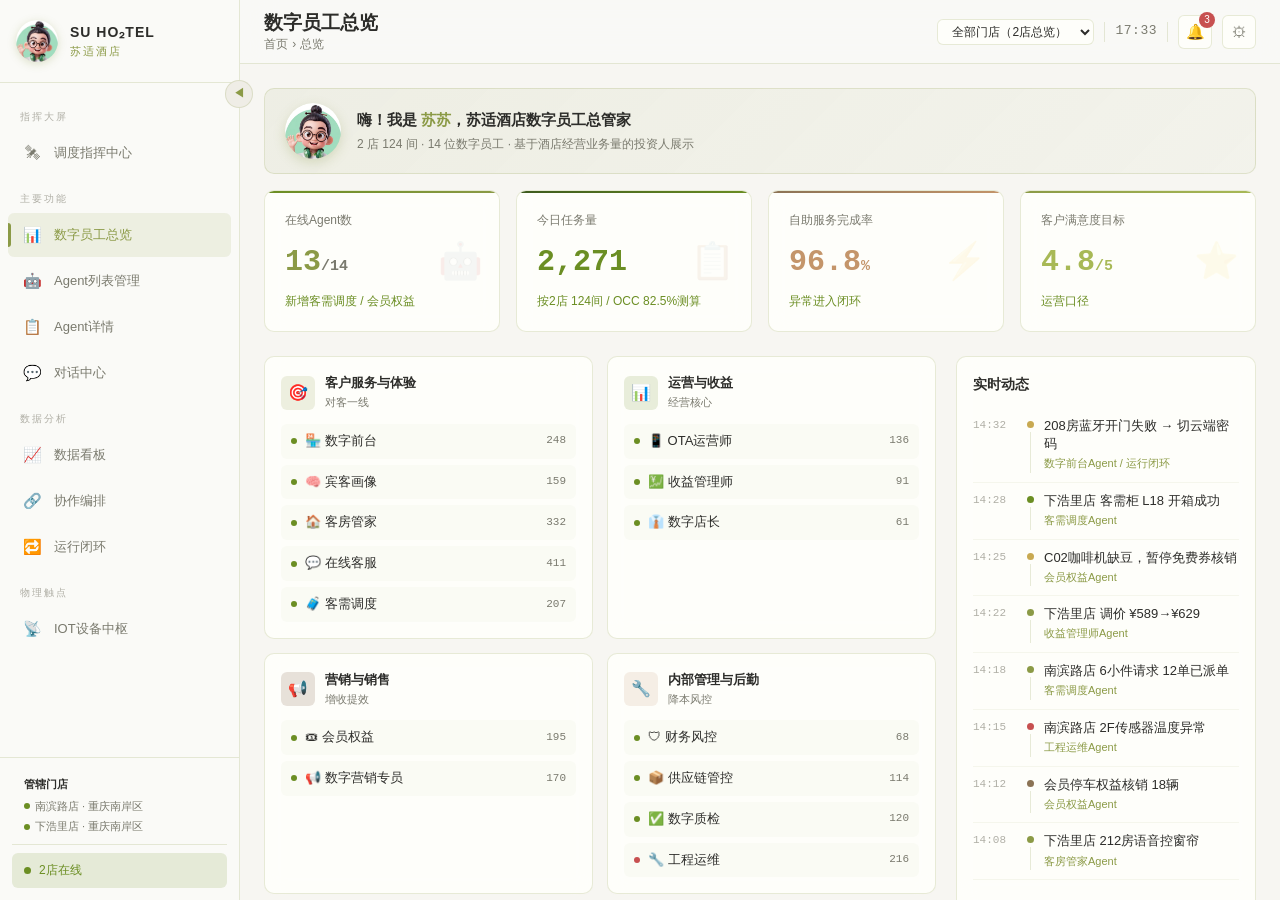
<file: index.html>
<!DOCTYPE html>
<html lang="zh-CN">
<head>
<meta charset="UTF-8">
<meta name="viewport" content="width=device-width, initial-scale=1.0">
<title>苏适酒店agent数字员工 [内部展示]</title>
<style>
:root{--bg-primary:#F7F6F2;--bg-secondary:#EFEDE6;--bg-card:rgba(255,255,252,0.85);--bg-sidebar:#FAFAF7;--bg-hover:rgba(139,154,70,0.08);--color-primary:#8B9A46;--color-primary-light:#A8B956;--color-primary-dim:rgba(139,154,70,0.3);--color-green:#6B8E23;--color-green-dim:rgba(107,142,35,0.15);--color-red:#C75050;--color-red-dim:rgba(199,80,80,0.15);--color-yellow:#C8A951;--color-yellow-dim:rgba(200,169,81,0.15);--color-brown:#8B7355;--color-warm:#C4956A;--color-text:#2D2D2A;--color-text-secondary:#7A7A6E;--color-text-dim:#B0AFA6;--color-border:rgba(139,154,70,0.2);--color-border-hover:rgba(139,154,70,0.45);--gradient-brand:linear-gradient(135deg,#6B8E23,#8B9A46);--gradient-warm:linear-gradient(135deg,#8B7355,#C4956A);--gradient-nature:linear-gradient(135deg,#3D5A1E,#6B8E23);--gradient-olive:linear-gradient(135deg,#8B9A46,#A8B956);--sidebar-width:240px;--sidebar-collapsed:68px;--topbar-height:64px;--radius:10px;--radius-sm:6px;--shadow-glow:0 4px 20px rgba(139,154,70,0.1);--transition:all 0.3s cubic-bezier(0.4,0,0.2,1)}
*{margin:0;padding:0;box-sizing:border-box}html,body{height:100%;overflow:hidden}body{font-family:-apple-system,BlinkMacSystemFont,'Segoe UI','PingFang SC','Microsoft YaHei',sans-serif;background:var(--bg-primary);color:var(--color-text);line-height:1.6}::-webkit-scrollbar{width:5px}::-webkit-scrollbar-track{background:transparent}::-webkit-scrollbar-thumb{background:var(--color-primary-dim);border-radius:3px}
.watermark{position:fixed;inset:0;z-index:9999;pointer-events:none}.watermark::before,.watermark::after{content:'内部展示 · SU HO₂TEL · 内部展示 · SU HO₂TEL · 内部展示 · SU HO₂TEL';position:absolute;left:50%;transform:translate(-50%,-50%) rotate(-35deg);font-size:28px;font-weight:300;white-space:nowrap;letter-spacing:40px;width:300%;text-align:center}.watermark::before{top:50%;color:rgba(139,154,70,0.08)}.watermark::after{top:25%;color:rgba(139,154,70,0.06)}
.internal-banner{position:fixed;top:0;left:0;right:0;height:32px;background:linear-gradient(90deg,#8B9A46,#6B8E23,#8B9A46);display:flex;align-items:center;justify-content:center;gap:24px;font-size:12px;font-weight:500;color:#fff;z-index:10000;letter-spacing:2px}.internal-banner span{opacity:0.9}.internal-banner .sep{opacity:0.4}
@keyframes breathe{0%,100%{opacity:1;box-shadow:0 0 4px currentColor}50%{opacity:0.4;box-shadow:0 0 10px currentColor}}@keyframes pulse-ring{0%{transform:scale(0.85);opacity:1}100%{transform:scale(1.8);opacity:0}}@keyframes slide-in-right{from{transform:translateX(20px);opacity:0}to{transform:translateX(0);opacity:1}}@keyframes slide-in-up{from{transform:translateY(16px);opacity:0}to{transform:translateY(0);opacity:1}}@keyframes fade-in{from{opacity:0}to{opacity:1}}@keyframes flow-dash{to{stroke-dashoffset:-20}}@keyframes typing{0%,60%,100%{opacity:0.3}30%{opacity:1}}@keyframes counter-up{from{opacity:0;transform:translateY(8px)}to{opacity:1;transform:translateY(0)}}
.app-container{display:flex;height:100vh;overflow:hidden;padding-top:0}.sidebar{width:var(--sidebar-width);min-width:var(--sidebar-width);background:var(--bg-sidebar);border-right:1px solid var(--color-border);display:flex;flex-direction:column;transition:var(--transition);z-index:100;position:relative}.sidebar.collapsed{width:var(--sidebar-collapsed);min-width:var(--sidebar-collapsed)}.sidebar-header{padding:20px 16px;display:flex;align-items:center;gap:12px;border-bottom:1px solid var(--color-border);min-height:72px}.logo-avatar{width:42px;height:42px;border-radius:50%;overflow:hidden;flex-shrink:0;background:linear-gradient(135deg,rgba(139,154,70,0.2),rgba(107,142,35,0.12));box-shadow:0 2px 8px rgba(139,154,70,0.25);position:relative}.logo-avatar img{width:100%;height:100%;object-fit:cover;object-position:center 18%;display:block}.logo-o2{width:30px;height:30px;border-radius:50%;background:var(--color-primary);display:flex;align-items:center;justify-content:center;position:relative;flex-shrink:0}.logo-o2-inner{width:10px;height:10px;border-radius:50%;background:var(--bg-sidebar)}.logo-o2::after{content:'₂';position:absolute;bottom:-4px;right:-6px;font-size:12px;color:var(--color-primary);font-weight:600}.sidebar-title{font-size:14px;font-weight:600;white-space:nowrap;overflow:hidden;color:var(--color-text);letter-spacing:1px}.sidebar-subtitle{font-size:11px;color:var(--color-primary);white-space:nowrap;letter-spacing:2px;font-weight:500}.sidebar.collapsed .sidebar-title,.sidebar.collapsed .sidebar-subtitle{display:none}.sidebar-toggle{position:absolute;right:-14px;top:80px;width:28px;height:28px;background:var(--bg-secondary);border:1px solid var(--color-border);border-radius:50%;display:flex;align-items:center;justify-content:center;cursor:pointer;color:var(--color-primary);font-size:12px;z-index:10;transition:var(--transition)}.sidebar-toggle:hover{background:var(--color-primary);color:var(--bg-primary)}.sidebar.collapsed .sidebar-toggle{transform:rotate(180deg)}.sidebar-nav{flex:1;padding:12px 8px;overflow-y:auto}.nav-section-label{font-size:10px;color:var(--color-text-dim);padding:14px 12px 6px;letter-spacing:2px;white-space:nowrap}.sidebar.collapsed .nav-section-label{text-align:center;font-size:0;padding:8px}.sidebar.collapsed .nav-section-label::after{content:'···';font-size:10px;color:var(--color-text-dim)}.nav-item{display:flex;align-items:center;gap:12px;padding:10px 14px;border-radius:var(--radius-sm);cursor:pointer;transition:var(--transition);color:var(--color-text-secondary);white-space:nowrap;position:relative;margin-bottom:2px;font-size:13px}.nav-item:hover{background:var(--bg-hover);color:var(--color-text)}.nav-item.active{background:rgba(139,154,70,0.12);color:var(--color-primary)}.nav-item.active::before{content:'';position:absolute;left:0;top:50%;transform:translateY(-50%);width:3px;height:55%;background:var(--color-primary);border-radius:0 3px 3px 0}.nav-item-icon{width:20px;text-align:center;font-size:15px;flex-shrink:0}.nav-item-text{font-size:13px;font-weight:500}.sidebar.collapsed .nav-item{justify-content:center;padding:12px}.sidebar.collapsed .nav-item-text{display:none}.sidebar.collapsed .nav-item.active::before{display:none}.sidebar-footer{padding:12px;border-top:1px solid var(--color-border)}.sidebar-status{display:flex;align-items:center;gap:8px;padding:8px 12px;background:var(--color-green-dim);border-radius:var(--radius-sm);font-size:12px;color:var(--color-green)}.sidebar.collapsed .sidebar-status span:not(.status-dot){display:none}.status-dot{width:7px;height:7px;border-radius:50%;background:var(--color-green);animation:breathe 2.5s ease-in-out infinite;flex-shrink:0}
.main-content{flex:1;display:flex;flex-direction:column;overflow:hidden;min-width:0}.topbar{height:var(--topbar-height);min-height:var(--topbar-height);background:rgba(250,250,247,0.85);backdrop-filter:blur(16px);border-bottom:1px solid var(--color-border);display:flex;align-items:center;justify-content:space-between;padding:0 24px;z-index:50}.topbar-left{display:flex;align-items:center;gap:12px;min-width:0}.topbar-titles{display:flex;flex-direction:column;gap:2px;justify-content:center;line-height:1.25;min-width:0}.topbar-title{font-size:19px;font-weight:700;letter-spacing:0;color:var(--color-text);white-space:nowrap;overflow:hidden;text-overflow:ellipsis}.topbar-breadcrumb{font-size:12px;color:var(--color-text-secondary);letter-spacing:0.3px}.topbar-right{display:flex;align-items:center;gap:10px}.topbar-divider{width:1px;height:20px;background:var(--color-border);flex-shrink:0}.topbar-time{font-size:13px;color:var(--color-text-secondary);font-family:'Courier New',monospace;letter-spacing:0.5px;cursor:default}.topbar-btn{width:34px;height:34px;border-radius:var(--radius-sm);background:var(--bg-card);border:1px solid var(--color-border);display:flex;align-items:center;justify-content:center;cursor:pointer;transition:var(--transition);color:var(--color-text-secondary);font-size:15px;position:relative}.topbar-btn:hover{border-color:var(--color-primary);color:var(--color-primary)}.topbar-btn .badge{position:absolute;top:-4px;right:-4px;width:16px;height:16px;background:var(--color-red);border-radius:50%;font-size:10px;display:flex;align-items:center;justify-content:center;color:#fff}.topbar-brand{display:none}
.view-container{flex:1;overflow-y:auto;overflow-x:hidden;padding:24px}.view{display:none;animation:fade-in 0.3s ease}.view.active{display:block}
.badge-status{display:inline-flex;align-items:center;gap:6px;padding:3px 10px;border-radius:20px;font-size:11px;font-weight:500}.badge-status.running{background:var(--color-green-dim);color:var(--color-green)}.badge-status.idle{background:var(--color-yellow-dim);color:var(--color-yellow)}.badge-status.error{background:var(--color-red-dim);color:var(--color-red)}.badge-status .dot{width:6px;height:6px;border-radius:50%;background:currentColor}.badge-status.running .dot{animation:breathe 2.5s ease-in-out infinite}
.btn{padding:7px 15px;border-radius:var(--radius-sm);border:1px solid var(--color-border);background:transparent;color:var(--color-text);font-size:13px;cursor:pointer;transition:var(--transition);display:inline-flex;align-items:center;gap:6px;font-family:inherit}.btn:hover{border-color:var(--color-primary);color:var(--color-primary)}.btn-primary{background:linear-gradient(135deg,rgba(139,154,70,0.2),rgba(107,142,35,0.15));border-color:var(--color-primary);color:var(--color-primary)}.btn-success{border-color:var(--color-green);color:var(--color-green)}.btn-danger{border-color:var(--color-red);color:var(--color-red)}.btn-sm{padding:4px 10px;font-size:12px}.tag{display:inline-block;padding:2px 8px;border-radius:4px;font-size:11px;background:var(--color-primary-dim);color:var(--color-primary)}.progress-bar{height:5px;background:rgba(139,154,70,0.06);border-radius:3px;overflow:hidden}.progress-bar-fill{height:100%;border-radius:3px;background:var(--gradient-brand);transition:width 0.6s ease}.section-title{font-size:17px;font-weight:600;margin-bottom:20px;letter-spacing:0.5px}
.kpi-grid{display:grid;grid-template-columns:repeat(4,1fr);gap:16px;margin-bottom:24px}.welcome-banner{display:flex;align-items:center;gap:16px;padding:14px 20px;background:linear-gradient(135deg,rgba(139,154,70,0.08),rgba(107,142,35,0.03));border:1px solid var(--color-border);border-radius:var(--radius);margin-bottom:16px}.welcome-avatar{width:56px;height:56px;border-radius:50%;overflow:hidden;flex-shrink:0;background:linear-gradient(135deg,rgba(139,154,70,0.3),rgba(107,142,35,0.15));box-shadow:0 4px 12px rgba(139,154,70,0.25)}.welcome-avatar img{width:100%;height:100%;object-fit:cover;object-position:center 18%;display:block}.welcome-title{font-size:15px;font-weight:600;color:var(--color-text);margin-bottom:3px}.welcome-title strong{color:var(--color-primary)}.welcome-sub{font-size:12px;color:var(--color-text-secondary)}.kpi-card{background:var(--bg-card);backdrop-filter:blur(10px);border:1px solid var(--color-border);border-radius:var(--radius);padding:20px;position:relative;overflow:hidden;transition:var(--transition)}.kpi-card:hover{transform:translateY(-2px);box-shadow:var(--shadow-glow)}.kpi-card::before{content:'';position:absolute;top:0;left:0;right:0;height:2px}.kpi-card:nth-child(1)::before{background:var(--gradient-brand);color:#fff}.kpi-card:nth-child(2)::before{background:var(--gradient-nature)}.kpi-card:nth-child(3)::before{background:var(--gradient-warm)}.kpi-card:nth-child(4)::before{background:var(--gradient-olive)}.kpi-label{font-size:12px;color:var(--color-text-secondary);margin-bottom:8px}.kpi-value{font-size:30px;font-weight:700;font-family:'Courier New',monospace;animation:counter-up 0.5s ease-out}.kpi-card:nth-child(1) .kpi-value{color:var(--color-primary)}.kpi-card:nth-child(2) .kpi-value{color:var(--color-green)}.kpi-card:nth-child(3) .kpi-value{color:var(--color-warm)}.kpi-card:nth-child(4) .kpi-value{color:var(--color-primary-light)}.kpi-change{font-size:12px;margin-top:6px;color:var(--color-green)}.kpi-icon{position:absolute;right:16px;top:50%;transform:translateY(-50%);font-size:36px;opacity:0.08}
.dashboard-grid{display:grid;grid-template-columns:1fr 300px;gap:20px}.dashboard-left{display:flex;flex-direction:column;gap:20px}.category-grid{display:grid;grid-template-columns:repeat(2,1fr);gap:14px}.category-card{background:var(--bg-card);backdrop-filter:blur(10px);border:1px solid var(--color-border);border-radius:var(--radius);padding:16px;transition:var(--transition)}.category-card:hover{border-color:var(--color-border-hover)}.category-header{display:flex;align-items:center;gap:10px;margin-bottom:12px}.category-icon{width:34px;height:34px;border-radius:var(--radius-sm);display:flex;align-items:center;justify-content:center;font-size:16px}.cat-service .category-icon{background:rgba(139,154,70,0.15)}.cat-operation .category-icon{background:rgba(107,142,35,0.15)}.cat-marketing .category-icon{background:rgba(139,112,85,0.2)}.cat-internal .category-icon{background:rgba(196,149,106,0.15)}.category-name{font-size:13px;font-weight:600}.category-desc{font-size:11px;color:var(--color-text-secondary)}.agent-mini-list{display:flex;flex-direction:column;gap:6px}.agent-mini-item{display:flex;align-items:center;justify-content:space-between;padding:7px 10px;background:rgba(139,154,70,0.03);border-radius:var(--radius-sm);cursor:pointer;transition:var(--transition)}.agent-mini-item:hover{background:var(--bg-hover)}.agent-mini-left{display:flex;align-items:center;gap:8px;font-size:13px}.agent-mini-dot{width:6px;height:6px;border-radius:50%}.agent-mini-dot.online{background:var(--color-green);animation:breathe 2.5s ease-in-out infinite}.agent-mini-dot.idle{background:var(--color-yellow)}.agent-mini-dot.offline{background:var(--color-red)}.agent-mini-tasks{font-size:11px;color:var(--color-text-secondary);font-family:'Courier New',monospace}
.activity-feed{background:var(--bg-card);backdrop-filter:blur(10px);border:1px solid var(--color-border);border-radius:var(--radius);padding:16px}.activity-list{display:flex;flex-direction:column;max-height:480px;overflow-y:auto}.activity-item{display:flex;gap:10px;padding:9px 0;border-bottom:1px solid rgba(139,154,70,0.08)}.activity-time{font-size:11px;color:var(--color-text-dim);white-space:nowrap;min-width:44px;font-family:'Courier New',monospace}.activity-dot-line{display:flex;flex-direction:column;align-items:center;padding-top:4px}.activity-dot{width:7px;height:7px;border-radius:50%;flex-shrink:0}.activity-line{width:1px;flex:1;background:var(--color-border);margin-top:4px}.activity-title{font-size:13px;line-height:1.4}.activity-agent{font-size:11px;color:var(--color-primary);margin-top:2px}
.trend-chart-container{background:var(--bg-card);backdrop-filter:blur(10px);border:1px solid var(--color-border);border-radius:var(--radius);padding:16px}.card-header{display:flex;align-items:center;justify-content:space-between;margin-bottom:16px}.card-title{font-size:14px;font-weight:600}.trend-chart{height:110px;display:flex;align-items:flex-end;gap:3px;padding-top:12px}.trend-bar{flex:1;border-radius:2px 2px 0 0;min-width:0;cursor:pointer;transition:height 0.6s ease;background:linear-gradient(to top,rgba(139,154,70,0.1),rgba(139,154,70,0.35));position:relative}.trend-bar:hover{background:linear-gradient(to top,rgba(139,154,70,0.2),rgba(139,154,70,0.55))}.trend-bar::after{content:attr(data-value);position:absolute;top:-16px;left:50%;transform:translateX(-50%);font-size:10px;color:var(--color-text-secondary);opacity:0;transition:opacity 0.2s;white-space:nowrap}.trend-bar:hover::after{opacity:1}.trend-labels{display:flex;justify-content:space-between;margin-top:6px;font-size:10px;color:var(--color-text-dim)}
.list-toolbar{display:flex;align-items:center;justify-content:space-between;margin-bottom:20px;flex-wrap:wrap;gap:12px}.filter-group{display:flex;align-items:center;gap:6px;flex-wrap:wrap}.filter-btn{padding:5px 13px;border-radius:20px;border:1px solid var(--color-border);background:transparent;color:var(--color-text-secondary);font-size:12px;cursor:pointer;transition:var(--transition);font-family:inherit}.filter-btn:hover{border-color:var(--color-primary);color:var(--color-primary)}.filter-btn.active{background:rgba(139,154,70,0.15);border-color:var(--color-primary);color:var(--color-primary)}.search-box{display:flex;align-items:center;gap:8px;padding:5px 12px;border:1px solid var(--color-border);border-radius:var(--radius-sm);background:var(--bg-card)}.search-box input{background:none;border:none;color:var(--color-text);font-size:13px;outline:none;width:160px;font-family:inherit}.search-box input::placeholder{color:var(--color-text-dim)}.view-toggle{display:flex;border:1px solid var(--color-border);border-radius:var(--radius-sm);overflow:hidden}.view-toggle-btn{padding:5px 11px;background:transparent;border:none;color:var(--color-text-secondary);cursor:pointer;font-size:13px;transition:var(--transition)}.view-toggle-btn.active{background:rgba(139,154,70,0.15);color:var(--color-primary)}
.agent-grid{display:grid;grid-template-columns:repeat(auto-fill,minmax(300px,1fr));gap:14px}.agent-card{background:var(--bg-card);backdrop-filter:blur(10px);border:1px solid var(--color-border);border-radius:var(--radius);padding:20px;cursor:pointer;transition:var(--transition);position:relative;overflow:hidden}.agent-card:hover{transform:translateY(-3px);border-color:var(--color-border-hover);box-shadow:var(--shadow-glow)}.agent-card-top{display:flex;align-items:flex-start;margin-bottom:12px}.agent-avatar{width:42px;height:42px;border-radius:var(--radius-sm);display:flex;align-items:center;justify-content:center;font-size:20px;position:relative}.agent-avatar::after{content:'';position:absolute;bottom:-2px;right:-2px;width:11px;height:11px;border-radius:50%;border:2px solid var(--bg-card)}.agent-avatar.online::after{background:var(--color-green)}.agent-avatar.idle::after{background:var(--color-yellow)}.agent-avatar.error::after{background:var(--color-red)}.agent-card-name{font-size:14px;font-weight:600;margin-bottom:3px}.agent-card-desc{font-size:12px;color:var(--color-text-secondary);margin-bottom:10px;line-height:1.5;display:-webkit-box;-webkit-line-clamp:2;-webkit-box-orient:vertical;overflow:hidden}.agent-card-tags{display:flex;flex-wrap:wrap;gap:5px;margin-bottom:12px}.agent-card-tags .tag{font-size:10px;padding:2px 6px}.agent-card-metrics{display:grid;grid-template-columns:repeat(3,1fr);gap:8px;padding-top:12px;border-top:1px solid rgba(139,154,70,0.08)}.metric-item{text-align:center}.metric-value{font-size:15px;font-weight:700;font-family:'Courier New',monospace}.metric-label{font-size:10px;color:var(--color-text-secondary);margin-top:2px}.agent-card-actions{display:flex;gap:6px;margin-top:12px;padding-top:12px;border-top:1px solid rgba(255,255,255,0.04)}
.detail-layout{display:grid;grid-template-columns:260px 1fr 200px;gap:18px;min-height:calc(100vh - var(--topbar-height) - 80px)}.detail-sidebar{background:var(--bg-card);border:1px solid var(--color-border);border-radius:var(--radius);padding:24px;display:flex;flex-direction:column;align-items:center;text-align:center}.detail-avatar{width:72px;height:72px;border-radius:14px;display:flex;align-items:center;justify-content:center;font-size:36px;margin-bottom:14px;position:relative}.detail-avatar .pulse-ring{position:absolute;inset:-4px;border:2px solid var(--color-green);border-radius:16px;animation:pulse-ring 2.5s ease-out infinite}.detail-name{font-size:17px;font-weight:700;margin-bottom:4px}.detail-category{font-size:12px;color:var(--color-text-secondary);margin-bottom:14px}.detail-desc{font-size:13px;color:var(--color-text-secondary);line-height:1.6;margin-bottom:16px;text-align:left}.detail-tags{display:flex;flex-wrap:wrap;gap:5px;justify-content:center;margin-bottom:16px}.detail-stats{width:100%;display:flex;flex-direction:column;gap:10px;margin-top:auto}.detail-stat-item{display:flex;justify-content:space-between;padding:7px 0;border-bottom:1px solid rgba(139,154,70,0.08);font-size:13px}.detail-stat-label{color:var(--color-text-secondary)}.detail-stat-value{font-weight:600;font-family:'Courier New',monospace}
.detail-main{display:flex;flex-direction:column;gap:14px}.detail-tabs{display:flex;gap:3px;background:var(--bg-card);border:1px solid var(--color-border);border-radius:var(--radius);padding:3px}.detail-tab{padding:7px 14px;border-radius:var(--radius-sm);background:transparent;border:none;color:var(--color-text-secondary);cursor:pointer;transition:var(--transition);font-size:13px;font-family:inherit}.detail-tab:hover{color:var(--color-text)}.detail-tab.active{background:rgba(139,154,70,0.12);color:var(--color-primary)}.detail-tab-content{background:var(--bg-card);border:1px solid var(--color-border);border-radius:var(--radius);padding:20px;flex:1;overflow-y:auto}.tab-panel{display:none}.tab-panel.active{display:block;animation:fade-in 0.2s ease}.perf-grid{display:grid;grid-template-columns:repeat(2,1fr);gap:14px}.perf-card{padding:16px;background:rgba(139,154,70,0.03);border-radius:var(--radius-sm);border:1px solid rgba(139,154,70,0.1)}.perf-title{font-size:13px;color:var(--color-text-secondary);margin-bottom:10px}.perf-value{font-size:26px;font-weight:700;font-family:'Courier New',monospace}.perf-chart{height:55px;display:flex;align-items:flex-end;gap:3px}.perf-chart-bar{flex:1;border-radius:2px 2px 0 0;min-width:0}table{width:100%;border-collapse:collapse;font-size:13px}th{text-align:left;padding:9px 12px;border-bottom:1px solid var(--color-border);color:var(--color-text-secondary);font-weight:500;font-size:12px;white-space:nowrap}td{padding:9px 12px;border-bottom:1px solid rgba(139,154,70,0.08)}tr:hover td{background:rgba(255,255,255,0.015)}.log-terminal{background:#F5F4F0;border-radius:var(--radius-sm);padding:14px;font-family:'Courier New',monospace;font-size:12px;line-height:1.8;max-height:380px;overflow-y:auto;color:#555}.log-line{display:flex;gap:10px}.log-time{color:#999;white-space:nowrap}.log-level{font-weight:600;white-space:nowrap}.log-level.info{color:var(--color-primary)}.log-level.success{color:var(--color-green)}.log-level.warn{color:var(--color-yellow)}.log-level.error{color:var(--color-red)}
.config-form{display:flex;flex-direction:column;gap:14px}.form-group{display:flex;flex-direction:column;gap:5px}.form-label{font-size:13px;color:var(--color-text-secondary)}.form-input,.form-select,.form-textarea{padding:7px 11px;background:rgba(139,154,70,0.04);border:1px solid var(--color-border);border-radius:var(--radius-sm);color:var(--color-text);font-size:13px;font-family:inherit;outline:none;transition:var(--transition)}.form-input:focus,.form-textarea:focus{border-color:var(--color-primary)}.form-textarea{resize:vertical;min-height:70px}.form-select{cursor:pointer}.form-select option{background:var(--bg-secondary)}.form-row{display:grid;grid-template-columns:1fr 1fr;gap:14px}.form-toggle{display:flex;align-items:center;gap:10px;cursor:pointer}.toggle-track{width:34px;height:18px;border-radius:9px;background:rgba(139,154,70,0.12);position:relative;transition:var(--transition)}.toggle-track.active{background:var(--color-primary)}.toggle-thumb{width:14px;height:14px;border-radius:50%;background:white;position:absolute;top:2px;left:2px;transition:var(--transition)}.toggle-track.active .toggle-thumb{left:18px}.detail-right{display:flex;flex-direction:column;gap:12px}.action-card{background:var(--bg-card);border:1px solid var(--color-border);border-radius:var(--radius);padding:14px}
.chat-layout{display:grid;grid-template-columns:220px 1fr 260px;gap:0;height:calc(100vh - var(--topbar-height) - 80px);background:var(--bg-card);border:1px solid var(--color-border);border-radius:var(--radius);overflow:hidden}.chat-sidebar{border-right:1px solid var(--color-border);display:flex;flex-direction:column;overflow:hidden}.chat-sidebar-header{padding:14px 16px;border-bottom:1px solid var(--color-border);font-size:14px;font-weight:600}.chat-sidebar-search{padding:8px 10px;border-bottom:1px solid var(--color-border)}.chat-sidebar-search input{width:100%;padding:5px 9px;background:rgba(139,154,70,0.04);border:1px solid var(--color-border);border-radius:var(--radius-sm);color:var(--color-text);font-size:12px;outline:none;font-family:inherit}.chat-agent-list{flex:1;overflow-y:auto;padding:6px}.chat-agent-group-title{font-size:10px;color:var(--color-text-dim);padding:10px 8px 3px;letter-spacing:1px}.chat-agent-item{display:flex;align-items:center;gap:8px;padding:7px 8px;border-radius:var(--radius-sm);cursor:pointer;transition:var(--transition)}.chat-agent-item:hover{background:var(--bg-hover)}.chat-agent-item.active{background:rgba(139,154,70,0.12)}.chat-agent-icon{width:30px;height:30px;border-radius:var(--radius-sm);display:flex;align-items:center;justify-content:center;font-size:14px;flex-shrink:0}.chat-agent-name{font-size:12px;font-weight:500;white-space:nowrap;overflow:hidden;text-overflow:ellipsis}.chat-agent-status{font-size:10px;color:var(--color-text-secondary)}.chat-main{display:flex;flex-direction:column}.chat-header{padding:10px 18px;border-bottom:1px solid var(--color-border);display:flex;align-items:center;justify-content:space-between}.chat-header-info{display:flex;align-items:center;gap:10px}.chat-header-avatar{width:34px;height:34px;border-radius:var(--radius-sm);display:flex;align-items:center;justify-content:center;font-size:17px}.chat-messages{flex:1;padding:18px;overflow-y:auto;display:flex;flex-direction:column;gap:14px}.chat-msg{display:flex;gap:8px;max-width:75%;animation:slide-in-up 0.3s ease}.chat-msg.user{align-self:flex-end;flex-direction:row-reverse}.chat-msg-avatar{width:30px;height:30px;border-radius:50%;display:flex;align-items:center;justify-content:center;font-size:13px;flex-shrink:0}.chat-msg.agent .chat-msg-avatar{background:var(--bg-secondary);border:1px solid var(--color-border)}.chat-msg.user .chat-msg-avatar{background:var(--gradient-brand);color:#fff}.chat-msg-bubble{padding:9px 13px;border-radius:12px;font-size:13px;line-height:1.6}.chat-msg.agent .chat-msg-bubble{background:rgba(139,154,70,0.05);border:1px solid var(--color-border);border-bottom-left-radius:3px}.chat-msg.user .chat-msg-bubble{background:linear-gradient(135deg,rgba(139,154,70,0.2),rgba(107,142,35,0.15));border:1px solid var(--color-primary-dim);border-bottom-right-radius:3px}.chat-msg-time{font-size:10px;color:var(--color-text-dim);margin-top:3px}.chat-thinking{display:flex;align-items:center;gap:6px;padding:7px 13px;background:rgba(255,255,255,0.03);border-radius:12px;font-size:12px;color:var(--color-text-secondary);align-self:flex-start}.thinking-dots span{display:inline-block;width:4px;height:4px;border-radius:50%;background:var(--color-text-secondary);animation:typing 1.4s infinite}.thinking-dots span:nth-child(2){animation-delay:0.2s}.thinking-dots span:nth-child(3){animation-delay:0.4s}.chat-input-area{padding:10px 18px;border-top:1px solid var(--color-border)}.chat-input-box{display:flex;align-items:center;gap:8px;padding:7px 12px;background:rgba(255,255,255,0.03);border:1px solid var(--color-border);border-radius:var(--radius);transition:var(--transition)}.chat-input-box:focus-within{border-color:var(--color-primary)}.chat-input-box input{flex:1;background:none;border:none;color:var(--color-text);font-size:13px;outline:none;font-family:inherit}.chat-input-box input::placeholder{color:var(--color-text-dim)}.chat-send-btn{width:30px;height:30px;border-radius:50%;background:var(--color-primary);border:none;color:#fff;font-size:13px;cursor:pointer;transition:var(--transition);display:flex;align-items:center;justify-content:center}.chat-send-btn:hover{transform:scale(1.08)}.quick-commands{display:flex;gap:5px;margin-top:7px;flex-wrap:wrap}.quick-cmd{padding:3px 9px;border-radius:12px;border:1px solid var(--color-border);background:transparent;color:var(--color-text-secondary);font-size:11px;cursor:pointer;transition:var(--transition);font-family:inherit}.quick-cmd:hover{border-color:var(--color-primary);color:var(--color-primary)}.chat-right-panel{border-left:1px solid var(--color-border);display:flex;flex-direction:column;overflow-y:auto;padding:14px}.chat-right-section{margin-bottom:18px}.chat-right-title{font-size:11px;font-weight:600;color:var(--color-text-secondary);margin-bottom:8px;letter-spacing:1px}.ability-list{display:flex;flex-direction:column;gap:5px}.ability-item{padding:5px 9px;background:rgba(139,154,70,0.03);border-radius:var(--radius-sm);font-size:12px;display:flex;align-items:center;gap:6px}.context-data-card{padding:10px;background:rgba(255,255,255,0.02);border:1px solid rgba(139,154,70,0.1);border-radius:var(--radius-sm);margin-bottom:6px}.context-data-label{font-size:11px;color:var(--color-text-dim);margin-bottom:3px}.context-data-value{font-size:15px;font-weight:600;font-family:'Courier New',monospace}
.board-grid{display:grid;grid-template-columns:repeat(2,1fr);gap:18px}.board-section{background:var(--bg-card);border:1px solid var(--color-border);border-radius:var(--radius);padding:18px}.board-section-title{font-size:14px;font-weight:600;margin-bottom:14px;display:flex;align-items:center;gap:8px}.board-metrics{display:grid;grid-template-columns:repeat(2,1fr);gap:10px}.board-metric{padding:12px;background:rgba(139,154,70,0.03);border-radius:var(--radius-sm);border:1px solid rgba(139,154,70,0.1)}.board-metric-label{font-size:12px;color:var(--color-text-secondary);margin-bottom:5px}.board-metric-value{font-size:22px;font-weight:700;font-family:'Courier New',monospace}.board-metric-change{font-size:11px;margin-top:3px}.board-chart{height:75px;display:flex;align-items:flex-end;gap:3px;margin-top:10px}.board-chart-bar{flex:1;border-radius:2px 2px 0 0;min-width:0}.board-donut{width:110px;height:110px;border-radius:50%;position:relative;margin:14px auto}.board-donut-center{position:absolute;inset:18px;border-radius:50%;background:var(--bg-secondary);display:flex;align-items:center;justify-content:center;flex-direction:column}.board-donut-value{font-size:18px;font-weight:700;font-family:'Courier New',monospace}.board-donut-label{font-size:10px;color:var(--color-text-secondary)}.board-legend{display:flex;flex-wrap:wrap;gap:10px;justify-content:center;margin-top:10px}.board-legend-item{display:flex;align-items:center;gap:5px;font-size:12px}.board-legend-dot{width:7px;height:7px;border-radius:50%}.h-bar-group{display:flex;flex-direction:column;gap:9px}.h-bar-item{display:flex;align-items:center;gap:9px}.h-bar-label{font-size:12px;color:var(--color-text-secondary);width:65px;text-align:right;white-space:nowrap}.h-bar-track{flex:1;height:18px;background:rgba(139,154,70,0.05);border-radius:9px;overflow:hidden}.h-bar-fill{height:100%;border-radius:9px;transition:width 0.6s ease;display:flex;align-items:center;padding-left:8px;font-size:11px;font-weight:500;color:rgba(255,255,255,0.85)}
.orch-layout{display:grid;grid-template-columns:1fr 280px;gap:18px;height:calc(100vh - var(--topbar-height) - 80px)}.orch-main{display:flex;flex-direction:column;gap:14px;overflow:hidden}.workflow-templates{display:flex;gap:8px;overflow-x:auto;padding-bottom:3px}.workflow-template-card{padding:8px 14px;background:var(--bg-card);border:1px solid var(--color-border);border-radius:var(--radius-sm);cursor:pointer;transition:var(--transition);white-space:nowrap;flex-shrink:0;font-size:13px;display:flex;align-items:center;gap:6px}.workflow-template-card:hover{border-color:var(--color-primary)}.workflow-template-card.active{background:rgba(139,154,70,0.12);border-color:var(--color-primary);color:var(--color-primary)}.orch-canvas-container{flex:1;background:var(--bg-card);border:1px solid var(--color-border);border-radius:var(--radius);position:relative;overflow:hidden;min-height:280px}.orch-canvas-container::before{content:'';position:absolute;inset:0;background-image:radial-gradient(circle,rgba(139,154,70,0.04) 1px,transparent 1px);background-size:30px 30px;pointer-events:none}.orch-canvas{width:100%;height:100%;position:relative}.orch-canvas svg{position:absolute;inset:0;width:100%;height:100%;pointer-events:none}.orch-node{position:absolute;padding:10px 14px;background:var(--bg-secondary);border:1px solid var(--color-border);border-radius:var(--radius);display:flex;align-items:center;gap:9px;cursor:pointer;transition:var(--transition);z-index:2;min-width:130px}.orch-node:hover{transform:scale(1.04);border-color:var(--color-primary);box-shadow:var(--shadow-glow)}.orch-node.active-node{border-color:var(--color-green);box-shadow:0 0 18px rgba(107,142,35,0.2)}.orch-node-icon{width:30px;height:30px;border-radius:var(--radius-sm);display:flex;align-items:center;justify-content:center;font-size:15px}.orch-node-name{font-size:12px;font-weight:600;white-space:nowrap}.orch-node-status{font-size:10px;color:var(--color-text-secondary)}.orch-node-pulse{position:absolute;top:5px;right:5px;width:7px;height:7px;border-radius:50%}.orch-node-pulse.running{background:var(--color-green);animation:breathe 2.5s ease-in-out infinite}.orch-node-pulse.waiting{background:var(--color-yellow)}.orch-node-pulse.done{background:var(--color-text-dim)}.orch-workflows-list{background:var(--bg-card);border:1px solid var(--color-border);border-radius:var(--radius);padding:10px;max-height:170px;overflow-y:auto}.orch-wf-item{display:flex;align-items:center;gap:9px;padding:7px;border-radius:var(--radius-sm);cursor:pointer;transition:var(--transition);margin-bottom:3px}.orch-wf-item:hover{background:var(--bg-hover)}.orch-wf-item.active{background:rgba(139,154,70,0.08)}.orch-wf-status{width:7px;height:7px;border-radius:50%;flex-shrink:0}.orch-wf-name{font-size:13px;font-weight:500}.orch-wf-agents{font-size:11px;color:var(--color-text-secondary)}.orch-wf-progress{width:55px}.orch-right-panel{background:var(--bg-card);border:1px solid var(--color-border);border-radius:var(--radius);padding:18px;overflow-y:auto}.orch-detail-title{font-size:15px;font-weight:600;margin-bottom:14px}.orch-step-list{display:flex;flex-direction:column}.orch-step{display:flex;gap:10px;padding:8px 0}.orch-step-line{display:flex;flex-direction:column;align-items:center;width:22px}.orch-step-num{width:22px;height:22px;border-radius:50%;display:flex;align-items:center;justify-content:center;font-size:10px;font-weight:600;flex-shrink:0}.orch-step-num.completed{background:var(--color-green-dim);color:var(--color-green)}.orch-step-num.active{background:var(--color-primary-dim);color:var(--color-primary)}.orch-step-num.pending{background:rgba(139,154,70,0.06);color:var(--color-text-dim)}.orch-step-connector{width:2px;flex:1;margin:3px 0}.orch-step-connector.completed{background:var(--color-green-dim)}.orch-step-connector.active{background:var(--color-primary-dim)}.orch-step-connector.pending{background:rgba(255,255,255,0.05)}.orch-step-name{font-size:13px;font-weight:500}.orch-step-agent{font-size:11px;color:var(--color-text-secondary);margin-top:1px}.orch-step-time{font-size:11px;color:var(--color-text-dim);font-family:'Courier New',monospace}.orch-stats{display:grid;grid-template-columns:1fr 1fr;gap:8px;margin-top:14px;padding-top:14px;border-top:1px solid var(--color-border)}.orch-stat{text-align:center}.orch-stat-value{font-size:18px;font-weight:700;font-family:'Courier New',monospace}.orch-stat-label{font-size:11px;color:var(--color-text-secondary)}
/* ============ LIVE EVENTS PANEL ============ */
@keyframes live-slide-in{from{transform:translateY(-12px);opacity:0}to{transform:translateY(0);opacity:1}}
.live-status-bar{display:flex;align-items:center;gap:16px;padding:10px 14px;background:rgba(139,154,70,0.06);border:1px solid rgba(139,154,70,0.15);border-radius:var(--radius-sm);margin-bottom:12px;flex-wrap:wrap}.live-status-item{display:flex;align-items:center;gap:6px;font-size:12px;color:var(--color-text-secondary)}.live-status-item strong{color:var(--color-text);font-family:'Courier New',monospace}.live-model-badge{padding:2px 8px;background:linear-gradient(135deg,rgba(107,142,35,0.2),rgba(139,154,70,0.15));border:1px solid var(--color-primary-dim);border-radius:4px;font-size:11px;font-weight:600;color:var(--color-primary);letter-spacing:0.5px}.live-dot{width:7px;height:7px;border-radius:50%;flex-shrink:0}.live-dot.running{background:var(--color-green);animation:breathe 2.5s ease-in-out infinite}
.live-toolbar{display:flex;align-items:center;justify-content:space-between;margin-bottom:10px}.live-toolbar-right{display:flex;gap:6px}
.live-feed{display:flex;flex-direction:column;gap:0;max-height:calc(100vh - 340px);overflow-y:auto;scroll-behavior:smooth}
.live-event-card{border-left:3px solid var(--color-border);padding:0 0 16px 0;margin-left:6px;animation:live-slide-in 0.4s ease;position:relative}.live-event-card::before{content:'';position:absolute;left:-7px;top:0;width:11px;height:11px;border-radius:50%;background:var(--color-primary);border:2px solid var(--bg-card)}.live-event-card+.live-event-card{border-top:1px dashed rgba(139,154,70,0.15);padding-top:16px}
.live-phase{padding:6px 0 6px 16px}.live-phase+.live-phase{margin-top:2px}
.live-phase-header{display:flex;align-items:center;gap:8px;margin-bottom:5px;flex-wrap:wrap}.live-phase-icon{width:22px;height:22px;border-radius:50%;display:flex;align-items:center;justify-content:center;font-size:12px;flex-shrink:0}.live-phase-icon.trigger{background:var(--color-green-dim)}.live-phase-icon.reasoning{background:rgba(139,112,85,0.15)}.live-phase-icon.action{background:rgba(139,154,70,0.15)}.live-phase-icon.result{background:var(--color-green-dim)}
.live-phase-label{font-size:12px;font-weight:600;color:var(--color-text)}.live-phase-source{font-size:11px;color:var(--color-text-dim);margin-left:auto}.live-phase-body{font-size:13px;color:var(--color-text);padding-left:30px;line-height:1.5}
.live-model-tag{padding:1px 6px;background:rgba(139,112,85,0.12);border-radius:3px;font-size:10px;color:var(--color-brown);font-weight:600;font-family:'Courier New',monospace}.live-latency{font-size:10px;color:var(--color-text-dim);font-family:'Courier New',monospace}
.live-reasoning-box{margin-left:30px;padding:10px 12px;background:rgba(139,154,70,0.03);border:1px solid rgba(139,154,70,0.1);border-radius:var(--radius-sm);font-size:12px;line-height:1.7}.live-reasoning-row{display:flex;gap:8px;padding:3px 0;align-items:flex-start}.live-reasoning-key{flex-shrink:0;width:42px;font-size:11px;font-weight:600;color:var(--color-primary);font-family:'Courier New',monospace}.live-confidence{font-weight:600;color:var(--color-green);font-family:'Courier New',monospace}.live-confidence-bar{flex:1;height:4px;background:rgba(139,154,70,0.1);border-radius:2px;margin-left:8px;margin-top:6px;max-width:100px}.live-confidence-fill{height:100%;border-radius:2px;background:var(--gradient-brand);transition:width 0.6s ease}.live-decision{font-weight:500;color:var(--color-text)}
.live-action-steps{margin-left:30px;display:flex;flex-direction:column;gap:4px}.live-action-step{display:flex;align-items:center;gap:8px;padding:4px 10px;background:rgba(139,154,70,0.03);border-radius:var(--radius-sm);font-size:12px;transition:var(--transition)}.live-action-step.done{opacity:1}.live-action-step.running{background:rgba(139,154,70,0.08)}.live-step-num{width:18px;height:18px;border-radius:50%;background:rgba(139,154,70,0.1);display:flex;align-items:center;justify-content:center;font-size:10px;font-weight:600;color:var(--color-primary);flex-shrink:0}.live-step-name{flex:1;color:var(--color-text)}.live-step-status{font-size:13px;flex-shrink:0}
.live-result-summary{margin-left:30px;font-size:13px;font-weight:500;color:var(--color-green)}.live-result-notify{margin-left:30px;margin-top:4px;font-size:11px;color:var(--color-text-secondary)}
/* ============ MOBILE RESPONSIVE ============ */
@media(max-width:768px){
.sidebar{position:fixed;left:-260px;z-index:200;height:100vh;box-shadow:4px 0 20px rgba(0,0,0,0.15)}
.sidebar.mobile-open{left:0}
.sidebar.collapsed{left:-260px}
.kpi-grid{grid-template-columns:repeat(2,1fr);gap:10px}
.dashboard-grid{grid-template-columns:1fr;gap:14px}
.category-grid{grid-template-columns:1fr}
.agent-grid{grid-template-columns:1fr !important}
.detail-layout{grid-template-columns:1fr;gap:14px}
.detail-right{display:none}
.chat-layout{grid-template-columns:1fr}
.chat-sidebar,.chat-right-panel{display:none}
.board-grid{grid-template-columns:1fr}
.orch-layout{grid-template-columns:1fr;height:auto}
.orch-right-panel{max-height:300px}
.orch-canvas-container{min-height:220px}
.list-toolbar{flex-direction:column;align-items:flex-start}
.filter-group{flex-wrap:wrap}
.topbar{padding:0 12px}
.topbar-brand{display:none}
.view-container{padding:14px}
.topbar-breadcrumb{display:none}
}
@media(max-width:480px){
.kpi-grid{grid-template-columns:1fr 1fr;gap:8px}
.kpi-card{padding:14px}
.kpi-value{font-size:24px}
.perf-grid{grid-template-columns:1fr}
.board-metrics{grid-template-columns:1fr}
.orch-stats{grid-template-columns:1fr 1fr}
.form-row{grid-template-columns:1fr}
}
#view-command{background:#0d1820 radial-gradient(ellipse at top,#1a2d38,#0a141a 70%) no-repeat;color:#cfe3cf;padding:14px 16px;display:none;flex-direction:column;overflow:hidden;font-family:inherit;min-height:calc(100vh - 110px);border-radius:10px;margin:-10px 0;animation:none!important;opacity:1!important}
#view-command.active{display:flex}
.cmd-header{display:flex;align-items:center;gap:18px;padding:6px 10px 12px;border-bottom:1px solid rgba(168,185,86,0.2)}
.cmd-title{font-size:22px;font-weight:700;background:linear-gradient(90deg,#c8dc7a,#a8b956,#6b8e23);-webkit-background-clip:text;color:transparent;letter-spacing:2px}
.cmd-sub{font-size:12px;color:#8a9a8a;flex:1}
.cmd-stat-chip{display:flex;align-items:center;gap:6px;padding:4px 10px;background:rgba(168,185,86,0.08);border:1px solid rgba(168,185,86,0.3);border-radius:12px;font-size:11px;color:#a8b956}
.cmd-stat-chip .dot{width:6px;height:6px;border-radius:50%;background:#6b8e23;box-shadow:0 0 8px #6b8e23;animation:cmd-blink 1.6s infinite}
@keyframes cmd-blink{0%,100%{opacity:1}50%{opacity:0.4}}
.cmd-clock{font-family:'Courier New',monospace;font-size:20px;font-weight:700;color:#c8dc7a;text-shadow:0 0 10px rgba(200,220,122,0.5);letter-spacing:2px}
.cmd-fs-btn{display:inline-flex;align-items:center;gap:6px;padding:5px 11px;background:rgba(168,185,86,0.1);border:1px solid rgba(168,185,86,0.35);border-radius:6px;color:#c8dc7a;cursor:pointer;font-size:12px;font-family:inherit;letter-spacing:1px;transition:all 0.2s}
.cmd-fs-btn:hover{background:rgba(168,185,86,0.22);border-color:#c8dc7a;box-shadow:0 0 10px rgba(200,220,122,0.35)}
.cmd-fs-btn .icon{font-size:14px;line-height:1}
#view-command:fullscreen{padding:20px;background:#0d1820;overflow:hidden;height:100vh;box-sizing:border-box}
#view-command:-webkit-full-screen{padding:20px;background:#0d1820;overflow:hidden;height:100vh;box-sizing:border-box}
#view-command:fullscreen .cmd-body,#view-command:-webkit-full-screen .cmd-body{min-height:0;overflow:hidden}
#view-command:fullscreen .cmd-flow,#view-command:-webkit-full-screen .cmd-flow{min-height:0;height:100%}
#view-command:fullscreen .cmd-stream,#view-command:-webkit-full-screen .cmd-stream{min-height:0}
#view-command:fullscreen .cmd-stream-list,#view-command:-webkit-full-screen .cmd-stream-list{min-height:0}
#view-command:fullscreen .cmd-heatmap,#view-command:-webkit-full-screen .cmd-heatmap{flex:0 0 auto}
#view-command:fullscreen .cmd-today-bar,#view-command:-webkit-full-screen .cmd-today-bar{flex:0 0 auto}
.cmd-top-grid{display:grid;grid-template-columns:repeat(5,minmax(0,1fr));gap:10px;margin:12px 0 0}
.cmd-body{flex:1;display:grid;grid-template-columns:minmax(620px,1fr) 300px;gap:12px;margin:12px 0;min-height:0}
.cmd-kpi{grid-column:1/-1;display:grid;grid-template-columns:repeat(5,minmax(0,1fr));gap:10px}
.cmd-kpi-card{padding:10px 13px;background:linear-gradient(145deg,rgba(168,185,86,0.09),rgba(168,185,86,0.025));border:1px solid rgba(168,185,86,0.25);border-radius:8px;position:relative;overflow:hidden;min-height:82px}
.cmd-kpi-card::before{content:'';position:absolute;top:0;left:0;right:0;height:1px;background:linear-gradient(90deg,transparent,#a8b956,transparent)}
.cmd-kpi-card .k-label{font-size:11px;color:#8a9a8a;letter-spacing:1px}
.cmd-kpi-card .k-val{font-size:24px;font-weight:700;color:#c8dc7a;margin:3px 0;text-shadow:0 0 12px rgba(200,220,122,0.4);font-family:'Courier New',monospace}
.cmd-kpi-card .k-sub{font-size:10px;color:#6b8e23}
.cmd-kpi-card .k-spark{display:flex;gap:2px;margin-top:5px;align-items:flex-end;height:14px}
.cmd-kpi-card .k-spark span{flex:1;background:linear-gradient(180deg,#a8b956,#6b8e23);border-radius:1px;opacity:0.8}
.cmd-flow{position:relative;background:radial-gradient(ellipse at 50% 46%,rgba(168,185,86,0.12) 0%,rgba(107,142,35,0.05) 36%,rgba(10,20,26,0) 72%);border:1px solid rgba(168,185,86,0.2);border-radius:8px;overflow:hidden;min-height:560px}
.cmd-flow::before{content:'';position:absolute;inset:0;background:repeating-linear-gradient(0deg,transparent 0 39px,rgba(168,185,86,0.04) 39px 40px),repeating-linear-gradient(90deg,transparent 0 39px,rgba(168,185,86,0.04) 39px 40px);pointer-events:none}
.cmd-flow svg{width:100%;height:100%;display:block;position:relative;z-index:1}
.cmd-flow .flow-corner{position:absolute;width:18px;height:18px;border:2px solid #a8b956;opacity:0.7;z-index:2}
.cmd-flow .flow-corner.tl{top:8px;left:8px;border-right:none;border-bottom:none}
.cmd-flow .flow-corner.tr{top:8px;right:8px;border-left:none;border-bottom:none}
.cmd-flow .flow-corner.bl{bottom:8px;left:8px;border-right:none;border-top:none}
.cmd-flow .flow-corner.br{bottom:8px;right:8px;border-left:none;border-top:none}
.cmd-edge{stroke:rgba(168,185,86,0.25);stroke-width:1.05;fill:none;stroke-dasharray:4 7;animation:cmd-edge-flow 1.2s linear infinite}
@keyframes cmd-edge-flow{from{stroke-dashoffset:0}to{stroke-dashoffset:-20}}
.cmd-node-bg{fill:rgba(19,32,40,0.92);stroke:rgba(168,185,86,0.6);stroke-width:1.5}
.cmd-node-ring{fill:none;stroke:#a8b956;stroke-width:1.5;opacity:0;animation:cmd-ring 2.6s infinite}
@keyframes cmd-ring{0%{r:22;opacity:0.7}100%{r:44;opacity:0}}
.cmd-node-label{fill:#cfe3cf;font-size:11px;text-anchor:middle;pointer-events:none}
.cmd-node-icon{font-size:15px;text-anchor:middle;dominant-baseline:central}
.cmd-core-orbit{fill:rgba(168,185,86,0.035);stroke:rgba(200,220,122,0.24);stroke-width:1.2;stroke-dasharray:6 8}
.cmd-core-bg{fill:rgba(22,39,45,0.97);stroke:#c8dc7a;stroke-width:2;filter:drop-shadow(0 0 16px rgba(200,220,122,0.38))}
.cmd-core-ring{fill:none;stroke:#a8b956;stroke-width:1.4;opacity:0.8;animation:cmd-core-pulse 3s infinite}
@keyframes cmd-core-pulse{0%{r:38;opacity:0.8}100%{r:70;opacity:0}}
.cmd-core-title{fill:#e6f0c5;font-size:13px;font-weight:700;text-anchor:middle;letter-spacing:1px}
.cmd-core-sub{fill:#8a9a8a;font-size:10px;text-anchor:middle}
.cmd-node-cat-service .cmd-node-bg{stroke:#a8b956}
.cmd-node-cat-service .cmd-node-ring{stroke:#a8b956}
.cmd-node-cat-operation .cmd-node-bg{stroke:#6b8e23}
.cmd-node-cat-operation .cmd-node-ring{stroke:#6b8e23}
.cmd-node-cat-marketing .cmd-node-bg{stroke:#c4956a}
.cmd-node-cat-marketing .cmd-node-ring{stroke:#c4956a}
.cmd-node-cat-internal .cmd-node-bg{stroke:#8b7355}
.cmd-node-cat-internal .cmd-node-ring{stroke:#8b7355}
.cmd-particle{filter:drop-shadow(0 0 6px currentColor)}
.cmd-source{fill:rgba(19,32,40,0.92);stroke:rgba(200,220,122,0.7);stroke-width:1.2;stroke-dasharray:3 3}
.cmd-source-text{fill:#c8dc7a;font-size:10px;text-anchor:middle;font-family:'Courier New',monospace;letter-spacing:0.5px}
.cmd-stream{background:linear-gradient(180deg,rgba(0,0,0,0.42),rgba(13,24,32,0.72));border:1px solid rgba(168,185,86,0.22);border-radius:8px;padding:10px 12px;display:flex;flex-direction:column;overflow:hidden;min-height:0}
.cmd-stream-hdr{font-size:12px;font-weight:700;color:#a8b956;padding-bottom:6px;border-bottom:1px solid rgba(168,185,86,0.15);letter-spacing:1px;display:flex;align-items:center;gap:6px}
.cmd-stream-hdr::before{content:'●';color:#6b8e23;animation:cmd-blink 1.4s infinite}
.cmd-stream-list{flex:1;min-height:0;overflow-y:auto;overflow-x:hidden;font-size:12px;margin-top:6px;display:flex;flex-direction:column}
.cmd-stream-item{padding:5px 0;border-bottom:1px dashed rgba(168,185,86,0.08);opacity:0;animation:cmd-fade 0.5s forwards;display:flex;gap:6px;align-items:baseline;font-family:'Courier New',monospace}
@keyframes cmd-fade{from{opacity:0;transform:translateX(8px)}to{opacity:1;transform:translateX(0)}}
.cmd-stream-time{color:#6b8e23;font-size:10px;min-width:40px}
.cmd-stream-type{font-size:10px;padding:1px 6px;border-radius:8px;letter-spacing:0.5px;font-weight:600}
.cmd-stream-type.t-trigger{background:rgba(200,169,81,0.18);color:#e5c56a}
.cmd-stream-type.t-execute{background:rgba(107,142,35,0.18);color:#8ebc3a}
.cmd-stream-type.t-notify{background:rgba(122,188,200,0.18);color:#7abcc8}
.cmd-stream-type.t-record{background:rgba(168,160,200,0.15);color:#a8a0c8}
.cmd-stream-type.t-sync{background:rgba(168,185,86,0.18);color:#c8dc7a}
.cmd-stream-type.t-flow{background:rgba(168,185,86,0.15);color:#c8dc7a}
.cmd-stream-type.t-alert{background:rgba(199,80,80,0.18);color:#e08080}
.cmd-stream-type.t-ok{background:rgba(107,142,35,0.15);color:#8ebc3a}
.cmd-stream-type.t-info{background:rgba(196,149,106,0.15);color:#d8a87a}
.cmd-scene-banner{padding:6px 8px;margin:6px 0 2px;border-left:3px solid #c8dc7a;background:linear-gradient(90deg,rgba(168,185,86,0.18),rgba(168,185,86,0));font-size:11px;color:#c8dc7a;letter-spacing:1px;font-weight:600;animation:cmd-fade 0.5s forwards;opacity:0}
.cmd-stream-item.chained{padding-left:14px;border-left:2px solid rgba(168,185,86,0.25);margin-left:2px}
.cmd-stream-text{flex:1;color:#cfe3cf;font-size:11px;white-space:nowrap;overflow:hidden;text-overflow:ellipsis}
.cmd-heatmap{display:grid;grid-template-columns:repeat(6,1fr);gap:8px;padding-top:10px;border-top:1px solid rgba(168,185,86,0.2)}
.cmd-heat-cell{padding:8px 10px;background:linear-gradient(145deg,rgba(168,185,86,0.06),rgba(168,185,86,0.02));border:1px solid rgba(168,185,86,0.2);border-radius:6px}
.cmd-heat-cell .ht-top{display:flex;justify-content:space-between;align-items:center;margin-bottom:4px;font-size:11px;color:#cfe3cf}
.cmd-heat-cell .ht-top .ht-icon{font-size:14px}
.cmd-heat-cell .ht-top .ht-val{color:#c8dc7a;font-family:'Courier New',monospace;font-weight:700}
.cmd-heat-bar{height:5px;background:rgba(168,185,86,0.1);border-radius:3px;overflow:hidden}
.cmd-heat-fill{height:100%;border-radius:3px;box-shadow:0 0 8px currentColor;transition:width 0.6s ease-out}
.cmd-heat-fill.s-low{background:#6b8e23;color:#6b8e23}
.cmd-heat-fill.s-mid{background:#c8a951;color:#c8a951}
.cmd-heat-fill.s-high{background:#c4956a;color:#c4956a}
.cmd-heat-fill.s-err{background:#c75050;color:#c75050}
.cmd-today-bar{display:flex;justify-content:space-around;gap:12px;padding:10px 14px;margin-top:10px;background:linear-gradient(90deg,rgba(168,185,86,0.05),rgba(168,185,86,0.12),rgba(168,185,86,0.05));border:1px solid rgba(168,185,86,0.25);border-radius:6px;flex-wrap:wrap}
.cmd-today-item{display:flex;align-items:baseline;gap:8px;font-family:'Courier New',monospace}
.cmd-today-k{font-size:11px;color:#8a9a8a;letter-spacing:1px}
.cmd-today-v{font-size:18px;font-weight:700;color:#c8dc7a;text-shadow:0 0 8px rgba(200,220,122,0.4)}
@media(max-width:1100px){.cmd-top-grid,.cmd-kpi{grid-template-columns:repeat(2,minmax(0,1fr))}.cmd-body{grid-template-columns:1fr;grid-template-rows:1fr auto}.cmd-flow{min-height:460px}.cmd-heatmap{grid-template-columns:repeat(3,1fr)}}
.stack-sec{margin-bottom:18px}
.stack-sec-title{font-size:13px;font-weight:600;color:var(--color-text);margin-bottom:10px;padding-bottom:6px;border-bottom:1px solid var(--color-border);letter-spacing:0.5px}
.stack-models{display:grid;grid-template-columns:repeat(auto-fill,minmax(280px,1fr));gap:8px}
.stack-model-card{padding:10px 12px;background:rgba(139,154,70,0.04);border:1px solid var(--color-border);border-radius:var(--radius-sm)}
.stack-model-head{display:flex;align-items:center;gap:6px;flex-wrap:wrap;margin-bottom:4px}
.stack-model-role{font-size:10px;padding:1px 6px;background:var(--color-primary);color:#fff;border-radius:3px;letter-spacing:1px}
.stack-model-name{font-family:'Courier New',monospace;font-weight:600;color:var(--color-text);font-size:13px}
.stack-model-vendor{font-size:11px;color:var(--color-text-secondary)}
.stack-model-backup{margin-left:6px;font-size:11px;color:var(--color-warm)}
.stack-model-meta{font-size:12px;color:var(--color-text-secondary);line-height:1.5}
.stack-table{width:100%;border-collapse:collapse;font-size:12px}
.stack-table th{text-align:left;padding:7px 10px;background:rgba(139,154,70,0.06);color:var(--color-text-secondary);font-weight:500;font-size:11px;letter-spacing:0.5px}
.stack-table td{padding:7px 10px;border-bottom:1px dashed rgba(139,154,70,0.08);color:var(--color-text)}
.stack-table code{font-family:'Courier New',monospace;font-size:11px;color:var(--color-primary);background:rgba(139,154,70,0.08);padding:1px 6px;border-radius:3px}
.stack-tags{display:flex;flex-wrap:wrap;gap:6px}
.stack-tag{padding:4px 10px;background:rgba(139,112,85,0.1);border:1px solid rgba(139,112,85,0.2);border-radius:12px;font-size:12px;color:var(--color-brown)}
.stack-storage{display:flex;flex-direction:column;gap:4px}
.stack-storage-item{display:flex;gap:12px;padding:6px 10px;background:rgba(139,154,70,0.03);border-radius:var(--radius-sm);font-size:12px;align-items:baseline}
.stack-storage-k{flex-shrink:0;width:110px;color:var(--color-text-secondary);font-weight:500}
.stack-storage-v{color:var(--color-text);font-family:'Courier New',monospace}
.stack-perm{display:grid;grid-template-columns:1fr 1fr 1fr;gap:10px}
.stack-perm-col{padding:10px 12px;border-radius:var(--radius-sm);border:1px solid}
.stack-perm-col.read{background:rgba(107,142,35,0.06);border-color:rgba(107,142,35,0.25)}
.stack-perm-col.write{background:rgba(196,149,106,0.06);border-color:rgba(196,149,106,0.3)}
.stack-perm-col.deny{background:rgba(199,80,80,0.06);border-color:rgba(199,80,80,0.25)}
.stack-perm-hd{font-size:11px;font-weight:600;margin-bottom:6px;letter-spacing:1px}
.stack-perm-col.read .stack-perm-hd{color:var(--color-green)}
.stack-perm-col.write .stack-perm-hd{color:var(--color-warm)}
.stack-perm-col.deny .stack-perm-hd{color:var(--color-red)}
.stack-perm-item{font-size:12px;padding:3px 0;color:var(--color-text);line-height:1.5}
.stack-btn.active{background:var(--color-primary);color:#fff;border-color:var(--color-primary)}
.loop-hero,.iot-hero{background:linear-gradient(135deg,rgba(139,154,70,0.1),rgba(255,255,252,0.7));border:1px solid var(--color-border);border-radius:var(--radius);padding:20px;margin-bottom:16px;box-shadow:var(--shadow-glow)}
.loop-hero-title,.iot-hero-title{font-size:20px;font-weight:700;color:var(--color-text);margin-bottom:6px}
.loop-hero-sub,.iot-hero-sub{font-size:13px;color:var(--color-text-secondary);line-height:1.7;max-width:920px}
.loop-kpis,.iot-kpis{display:grid;grid-template-columns:repeat(4,1fr);gap:12px;margin-bottom:16px}
.loop-kpi,.iot-kpi{background:var(--bg-card);border:1px solid var(--color-border);border-radius:var(--radius-sm);padding:14px 16px}
.loop-kpi-label,.iot-kpi-label{font-size:12px;color:var(--color-text-secondary);margin-bottom:5px}
.loop-kpi-value,.iot-kpi-value{font-size:24px;font-weight:700;font-family:'Courier New',monospace;color:var(--color-primary)}
.loop-layout{display:grid;grid-template-columns:1.25fr .75fr;gap:16px;align-items:start}
.loop-panel,.iot-panel{background:var(--bg-card);border:1px solid var(--color-border);border-radius:var(--radius);padding:16px}
.loop-panel-title,.iot-panel-title{font-size:14px;font-weight:700;margin-bottom:12px;display:flex;align-items:center;gap:8px}
.loop-stage-grid{display:grid;grid-template-columns:repeat(6,1fr);gap:8px;margin-bottom:16px}
.loop-stage{position:relative;padding:12px 10px;background:rgba(139,154,70,0.04);border:1px solid rgba(139,154,70,0.18);border-radius:var(--radius-sm);min-height:104px}
.loop-stage::after{content:'›';position:absolute;right:-9px;top:38px;color:var(--color-primary);font-size:18px}
.loop-stage:last-child::after{display:none}
.loop-stage-code{font-family:'Courier New',monospace;font-size:11px;color:var(--color-primary);margin-bottom:6px;white-space:nowrap}
.loop-stage-name{font-size:13px;font-weight:600;color:var(--color-text);margin-bottom:4px}
.loop-stage-desc{font-size:11px;color:var(--color-text-secondary);line-height:1.5}
.loop-case-list{display:flex;flex-direction:column;gap:8px}
.loop-case{display:grid;grid-template-columns:88px 1fr 112px;gap:10px;align-items:center;padding:10px 12px;background:rgba(139,154,70,0.035);border:1px solid rgba(139,154,70,0.12);border-radius:var(--radius-sm)}
.loop-case-id{font-family:'Courier New',monospace;font-size:12px;color:var(--color-primary)}
.loop-case-title{font-size:13px;font-weight:600}
.loop-case-meta{font-size:11px;color:var(--color-text-secondary);margin-top:2px}
.loop-case-state{font-size:11px;text-align:center;padding:4px 8px;border-radius:12px;background:var(--color-green-dim);color:var(--color-green)}
.loop-case-state.warn{background:var(--color-yellow-dim);color:var(--color-yellow)}
.loop-case-state.danger{background:var(--color-red-dim);color:var(--color-red)}
.loop-side-stack{display:flex;flex-direction:column;gap:12px}
.loop-rule{display:flex;gap:10px;padding:10px 0;border-bottom:1px dashed rgba(139,154,70,0.12)}
.loop-rule:last-child{border-bottom:0}
.loop-rule-icon{width:28px;height:28px;border-radius:var(--radius-sm);display:flex;align-items:center;justify-content:center;background:rgba(139,154,70,0.1);flex-shrink:0}
.loop-rule-name{font-size:13px;font-weight:600}
.loop-rule-desc{font-size:12px;color:var(--color-text-secondary);line-height:1.55;margin-top:2px}
.iot-grid{display:grid;grid-template-columns:1fr 1fr;gap:16px}
.iot-device-table{width:100%;border-collapse:collapse;font-size:12px}
.iot-device-table th{text-align:left;padding:8px 10px;background:rgba(139,154,70,0.06);color:var(--color-text-secondary);font-weight:500}
.iot-device-table td{padding:8px 10px;border-bottom:1px dashed rgba(139,154,70,0.1)}
.iot-device-name{font-weight:600;color:var(--color-text)}
.iot-status{display:inline-flex;align-items:center;gap:5px;font-size:11px;padding:3px 8px;border-radius:12px;background:var(--color-green-dim);color:var(--color-green)}
.iot-status.warn{background:var(--color-yellow-dim);color:var(--color-yellow)}
.iot-status.danger{background:var(--color-red-dim);color:var(--color-red)}
.iot-call-row{display:grid;grid-template-columns:58px 1fr 82px;gap:10px;align-items:center;padding:9px 0;border-bottom:1px dashed rgba(139,154,70,0.1);font-size:12px}
.iot-call-row:last-child{border-bottom:0}
.iot-time{font-family:'Courier New',monospace;color:var(--color-text-secondary)}
.iot-call-main{line-height:1.45}
.iot-call-agent{color:var(--color-primary);font-size:11px;margin-top:2px}
.iot-policy-grid{display:grid;grid-template-columns:repeat(3,1fr);gap:10px}
.iot-policy{padding:12px;border-radius:var(--radius-sm);border:1px solid rgba(139,154,70,0.16);background:rgba(139,154,70,0.035)}
.iot-policy h4{font-size:13px;margin-bottom:6px;color:var(--color-text)}
.iot-policy p{font-size:12px;color:var(--color-text-secondary);line-height:1.55}
@media(max-width:1100px){.loop-kpis,.iot-kpis{grid-template-columns:repeat(2,1fr)}.loop-layout,.iot-grid{grid-template-columns:1fr}.loop-stage-grid{grid-template-columns:repeat(3,1fr)}.loop-stage:nth-child(3)::after{display:none}}
@media(max-width:720px){.loop-kpis,.iot-kpis,.loop-stage-grid,.iot-policy-grid{grid-template-columns:1fr}.loop-stage::after{display:none}.loop-case{grid-template-columns:1fr}.iot-call-row{grid-template-columns:1fr}}
@media(max-width:900px){.stack-perm{grid-template-columns:1fr}}
</style>
</head>
<body>


<div class="app-container">
<aside class="sidebar" id="sidebar"><div class="sidebar-header"><div class="logo-avatar"><img src="ip-avatar.jpg" alt="SU HO2TEL" onerror="this.parentNode.innerHTML='<div class=\'logo-o2\'><div class=\'logo-o2-inner\'></div></div>'"></div><div><div class="sidebar-title">SU HO₂TEL</div><div class="sidebar-subtitle">苏适酒店</div></div></div><div class="sidebar-toggle" onclick="toggleSidebar()">◀</div><nav class="sidebar-nav"><div class="nav-section-label">指挥大屏</div><div class="nav-item" data-view="command" onclick="switchView('command',this)"><span class="nav-item-icon">🛰</span><span class="nav-item-text">调度指挥中心</span></div><div class="nav-section-label">主要功能</div><div class="nav-item active" data-view="dashboard" onclick="switchView('dashboard',this)"><span class="nav-item-icon">📊</span><span class="nav-item-text">数字员工总览</span></div><div class="nav-item" data-view="agents" onclick="switchView('agents',this)"><span class="nav-item-icon">🤖</span><span class="nav-item-text">Agent列表管理</span></div><div class="nav-item" data-view="detail" onclick="switchView('detail',this)"><span class="nav-item-icon">📋</span><span class="nav-item-text">Agent详情</span></div><div class="nav-item" data-view="chat" onclick="switchView('chat',this)"><span class="nav-item-icon">💬</span><span class="nav-item-text">对话中心</span></div><div class="nav-section-label">数据分析</div><div class="nav-item" data-view="board" onclick="switchView('board',this)"><span class="nav-item-icon">📈</span><span class="nav-item-text">数据看板</span></div><div class="nav-item" data-view="orchestration" onclick="switchView('orchestration',this)"><span class="nav-item-icon">🔗</span><span class="nav-item-text">协作编排</span></div><div class="nav-item" data-view="loop" onclick="switchView('loop',this)"><span class="nav-item-icon">🔁</span><span class="nav-item-text">运行闭环</span></div><div class="nav-section-label">物理触点</div><div class="nav-item" data-view="iot" onclick="switchView('iot',this)"><span class="nav-item-icon">📡</span><span class="nav-item-text">IOT设备中枢</span></div></nav><div class="sidebar-footer"><div style="font-size:11px;color:var(--color-text-secondary);padding:6px 12px 8px;border-bottom:1px solid var(--color-border);margin-bottom:8px"><div style="font-weight:600;margin-bottom:4px;color:var(--color-text)">管辖门店</div><div style="display:flex;align-items:center;gap:5px;margin-bottom:3px"><span style="width:6px;height:6px;border-radius:50%;background:var(--color-green);display:inline-block"></span> 南滨路店 · 重庆南岸区</div><div style="display:flex;align-items:center;gap:5px"><span style="width:6px;height:6px;border-radius:50%;background:var(--color-green);display:inline-block"></span> 下浩里店 · 重庆南岸区</div></div><div class="sidebar-status"><span class="status-dot"></span><span>2店在线</span></div></div></aside>
<div class="main-content"><header class="topbar"><div class="topbar-left"><div class="topbar-btn" onclick="document.getElementById('sidebar').classList.toggle('mobile-open')" style="display:none" id="mobile-menu-btn">☰</div><div class="topbar-titles"><div class="topbar-title" id="topbar-title">数字员工总览</div><div class="topbar-breadcrumb" id="topbar-breadcrumb">首页 › 总览</div></div></div><div class="topbar-right"><select style="padding:4px 10px;border:1px solid var(--color-border);border-radius:var(--radius-sm);background:var(--bg-card);color:var(--color-text);font-size:12px;font-family:inherit;cursor:pointer;outline:none"><option>全部门店（2店总览）</option><option>📍 南滨路店</option><option>📍 下浩里店</option></select><div class="topbar-divider"></div><div class="topbar-time" id="topbar-time"></div><div class="topbar-divider"></div><div class="topbar-btn">🔔<span class="badge">3</span></div><div class="topbar-btn">⚙</div></div></header>
<div class="view-container">
<div class="view" id="view-command"><div class="cmd-header"><div class="cmd-title">🛰 Agent 调度指挥中心</div><div class="cmd-sub">运行指挥 · 全域调度 · 数据流转</div><div class="cmd-stat-chip"><span class="dot"></span><span>2 店 124 间 · 14 Agent 协同运行</span></div><div class="cmd-clock" id="cmd-clock">14:32:08</div><button class="cmd-fs-btn" id="cmd-fs-btn" onclick="toggleCmdFullscreen()" title="一键全屏 / 按 ESC 退出"><span class="icon">⛶</span><span id="cmd-fs-label">全屏</span></button></div><div class="cmd-top-grid"><div class="cmd-kpi" id="cmd-kpi"></div></div><div class="cmd-body"><main class="cmd-flow"><div class="flow-corner tl"></div><div class="flow-corner tr"></div><div class="flow-corner bl"></div><div class="flow-corner br"></div><svg id="cmd-svg" viewBox="0 0 1000 560" preserveAspectRatio="xMidYMid meet"><defs><marker id="cmd-arrow" viewBox="0 0 10 10" refX="9" refY="5" markerWidth="5" markerHeight="5" orient="auto"><path d="M0,0 L10,5 L0,10 z" fill="rgba(168,185,86,0.5)"/></marker></defs><g id="cmd-edges"></g><g id="cmd-nodes"></g><g id="cmd-sources"></g><g id="cmd-particles"></g></svg></main><aside class="cmd-stream"><div class="cmd-stream-hdr">事件流</div><div class="cmd-stream-list" id="cmd-stream-list"></div></aside></div><div class="cmd-heatmap" id="cmd-heatmap"></div><div class="cmd-today-bar" id="cmd-today"></div></div>
<div class="view active" id="view-dashboard"><div class="welcome-banner"><div class="welcome-avatar"><img src="ip-avatar.jpg" alt="苏苏"></div><div><div class="welcome-title">嗨！我是 <strong>苏苏</strong>，苏适酒店数字员工总管家</div><div class="welcome-sub">2 店 124 间 · 14 位数字员工 · 基于酒店经营业务量的投资人展示</div></div></div><div class="kpi-grid"><div class="kpi-card"><div class="kpi-label">在线Agent数</div><div class="kpi-value">13<span style="font-size:15px;color:var(--color-text-secondary)">/14</span></div><div class="kpi-change">新增客需调度 / 会员权益</div><div class="kpi-icon">🤖</div></div><div class="kpi-card"><div class="kpi-label">今日任务量</div><div class="kpi-value">3,126</div><div class="kpi-change">按两店满房日测算</div><div class="kpi-icon">📋</div></div><div class="kpi-card"><div class="kpi-label">自助服务完成率</div><div class="kpi-value">96.8<span style="font-size:15px">%</span></div><div class="kpi-change">异常进入闭环</div><div class="kpi-icon">⚡</div></div><div class="kpi-card"><div class="kpi-label">客户满意度目标</div><div class="kpi-value">4.8<span style="font-size:15px">/5</span></div><div class="kpi-change">运营口径</div><div class="kpi-icon">⭐</div></div></div><div class="dashboard-grid"><div class="dashboard-left"><div class="category-grid" id="category-grid"></div><div class="trend-chart-container"><div class="card-header"><div class="card-title">24小时任务趋势</div><div style="font-size:12px;color:var(--color-text-secondary)">今日</div></div><div class="trend-chart" id="trend-chart"></div><div class="trend-labels"><span>00</span><span>04</span><span>08</span><span>12</span><span>16</span><span>20</span><span>23</span></div></div></div><div class="activity-feed"><div class="card-title" style="margin-bottom:12px">实时动态</div><div class="activity-list" id="activity-list"></div></div></div></div>
<div class="view" id="view-agents"><div class="list-toolbar"><div class="filter-group"><button class="filter-btn active" onclick="filterAgents('all',this)">全部</button><button class="filter-btn" onclick="filterAgents('service',this)">客户服务</button><button class="filter-btn" onclick="filterAgents('operation',this)">运营收益</button><button class="filter-btn" onclick="filterAgents('marketing',this)">营销销售</button><button class="filter-btn" onclick="filterAgents('internal',this)">内部管理</button></div><div style="display:flex;gap:8px;align-items:center"><div class="search-box"><span style="color:var(--color-text-dim)">🔍</span><input type="text" placeholder="搜索..." oninput="searchAgents(this.value)"></div><div class="view-toggle"><button class="view-toggle-btn active" onclick="setListView('grid',this)">⊞</button><button class="view-toggle-btn" onclick="setListView('list',this)">☰</button></div></div></div><div class="agent-grid" id="agent-grid"></div></div>
<div class="view" id="view-detail"><div style="font-size:13px;color:var(--color-text-secondary);cursor:pointer;margin-bottom:14px" onclick="switchView('agents',document.querySelector('[data-view=agents]'))">← 返回列表</div><div class="detail-layout"><div class="detail-sidebar"><div class="detail-avatar" style="background:rgba(139,154,70,0.12)"><div class="pulse-ring"></div>🏪</div><div class="detail-name">数字前台Agent</div><div class="detail-category">客户服务 · 对客一线</div><div class="badge-status running" style="margin-bottom:12px"><span class="dot"></span>运行中</div><div class="detail-desc">负责酒店前台核心业务智能化处理，包括宾客身份核验、入住退房、房卡发放、发票开具及夜间值守。</div><div class="detail-tags"><span class="tag">迎宾核验</span><span class="tag">入住退房</span><span class="tag">发卡开票</span><span class="tag">夜间值守</span></div><div class="detail-stats"><div class="detail-stat-item"><span class="detail-stat-label">累计服务</span><span class="detail-stat-value">128,456次</span></div><div class="detail-stat-item"><span class="detail-stat-label">运行</span><span class="detail-stat-value">342天</span></div><div class="detail-stat-item"><span class="detail-stat-label">版本</span><span class="detail-stat-value">v3.2.1</span></div></div></div><div class="detail-main"><div class="detail-tabs"><button class="detail-tab active" onclick="switchDetailTab('live',this)">实时动态</button><button class="detail-tab" onclick="switchDetailTab('config',this)">运行配置</button><button class="detail-tab" onclick="switchDetailTab('performance',this)">性能监控</button><button class="detail-tab" onclick="switchDetailTab('history',this)">任务历史</button><button class="detail-tab" onclick="switchDetailTab('logs',this)">运行日志</button><button class="detail-tab" onclick="switchDetailTab('stack',this)">依赖与数据</button></div><div class="detail-tab-content"><div class="tab-panel active" id="tab-live"><div class="live-status-bar" id="liveStatusBar"></div><div class="live-toolbar"><div class="live-toolbar-left"><span style="font-size:12px;color:var(--color-text-secondary)">事件流</span></div><div class="live-toolbar-right"><button class="btn btn-sm" id="livePauseBtn" onclick="toggleLivePause()">⏸ 暂停</button><button class="btn btn-sm" onclick="clearLiveFeed()">清空</button></div></div><div class="live-feed" id="liveFeed"></div></div><div class="tab-panel" id="tab-config"><div class="config-form"><div class="form-row"><div class="form-group"><label class="form-label">Agent名称</label><input class="form-input" value="数字前台Agent"></div><div class="form-group"><label class="form-label">运行模式</label><select class="form-select"><option selected>自动模式</option><option>半自动</option></select></div></div><div class="form-row"><div class="form-group"><label class="form-label">响应超时(秒)</label><input class="form-input" type="number" value="30"></div><div class="form-group"><label class="form-label">最大并发</label><input class="form-input" type="number" value="50"></div></div><div class="form-group"><label class="form-label">系统提示词</label><textarea class="form-textarea" rows="3">你是苏适酒店数字前台员工，负责入住退房、身份核验等服务。请保持专业温暖的态度，体现"以好空气，定义舒适旅宿"的品牌理念。</textarea></div><div class="form-row"><div class="form-toggle" onclick="this.querySelector('.toggle-track').classList.toggle('active')"><div class="toggle-track active"><div class="toggle-thumb"></div></div><span style="font-size:13px">自动学习</span></div><div class="form-toggle" onclick="this.querySelector('.toggle-track').classList.toggle('active')"><div class="toggle-track active"><div class="toggle-thumb"></div></div><span style="font-size:13px">异常上报</span></div></div><div style="display:flex;gap:8px;margin-top:8px"><button class="btn btn-primary">保存配置</button><button class="btn">恢复默认</button></div></div></div><div class="tab-panel" id="tab-performance"><div class="perf-grid" id="perf-grid"></div></div><div class="tab-panel" id="tab-history"><table><thead><tr><th>ID</th><th>类型</th><th>描述</th><th>状态</th><th>耗时</th><th>时间</th></tr></thead><tbody id="task-history-body"></tbody></table></div><div class="tab-panel" id="tab-logs"><div style="display:flex;gap:6px;margin-bottom:10px"><button class="filter-btn active">全部</button><button class="filter-btn">INFO</button><button class="filter-btn">WARN</button><button class="filter-btn">ERROR</button></div><div class="log-terminal" id="log-terminal"></div></div><div class="tab-panel" id="tab-stack"><div style="display:flex;gap:6px;margin-bottom:14px;flex-wrap:wrap;align-items:center"><span style="font-size:12px;color:var(--color-text-secondary);margin-right:4px">查看：</span><button class="filter-btn stack-btn active" onclick="renderAgentStack('front-desk',this)">🏪 数字前台</button><button class="filter-btn stack-btn" onclick="renderAgentStack('housekeeper',this)">🏠 客房管家</button><button class="filter-btn stack-btn" onclick="renderAgentStack('ota',this)">📱 OTA运营师</button><button class="filter-btn stack-btn" onclick="renderAgentStack('revenue',this)">💹 收益管理师</button><span style="font-size:11px;color:var(--color-text-dim);margin-left:8px">· 其余 8 个 Agent 资料整理中</span></div><div id="stack-content"></div></div></div></div><div class="detail-right"><div class="action-card"><div style="font-size:13px;font-weight:600;margin-bottom:10px">快速操作</div><button class="btn btn-success" style="width:100%;justify-content:center;margin-bottom:6px">▶ 启动</button><button class="btn" style="width:100%;justify-content:center;margin-bottom:6px">⏸ 暂停</button><button class="btn" style="width:100%;justify-content:center;margin-bottom:6px">🔄 重启</button><button class="btn btn-danger" style="width:100%;justify-content:center">⏹ 停止</button></div><div class="action-card"><div style="font-size:13px;font-weight:600;margin-bottom:8px">协作Agent</div><div style="font-size:12px"><div style="padding:5px 0;border-bottom:1px solid rgba(139,154,70,0.08)">🧠 宾客画像</div><div style="padding:5px 0;border-bottom:1px solid rgba(255,255,255,0.04)">🏠 客房管家</div><div style="padding:5px 0">💹 收益管理师</div></div></div></div></div></div>
<div class="view" id="view-chat"><div class="chat-layout"><div class="chat-sidebar"><div class="chat-sidebar-header">对话中心</div><div class="chat-sidebar-search"><input type="text" placeholder="搜索Agent..." oninput="filterChatList(this.value)"></div><div class="chat-agent-list" id="chat-agent-list"></div></div><div class="chat-main"><div class="chat-header"><div class="chat-header-info"><div class="chat-header-avatar" id="chat-header-avatar" style="background:rgba(139,154,70,0.15)">🏪</div><div><div style="font-size:14px;font-weight:600" id="chat-header-name">数字前台Agent</div><div style="font-size:11px;color:var(--color-green)" id="chat-header-status">● 在线</div></div></div></div><div class="chat-messages" id="chat-messages"></div><div class="chat-input-area"><div class="chat-input-box"><input type="text" placeholder="输入消息..." id="chat-input" onkeypress="if(event.key==='Enter')sendChatMsg()"><button class="chat-send-btn" onclick="sendChatMsg()">➤</button></div><div class="quick-commands" id="chat-quick-cmds"></div></div></div><div class="chat-right-panel"><div class="chat-right-section"><div class="chat-right-title">能力列表</div><div class="ability-list" id="chat-abilities"></div></div><div class="chat-right-section"><div class="chat-right-title">实时数据</div><div id="chat-context-data"></div></div></div></div></div>
<div class="view" id="view-board"><div class="board-grid"><div class="board-section"><div class="board-section-title">💰 营收数据</div><div class="board-metrics"><div class="board-metric"><div class="board-metric-label">RevPAR</div><div class="board-metric-value" style="color:var(--color-primary)">¥486</div><div class="board-metric-change" style="color:var(--color-green)">↑ 8.2%</div></div><div class="board-metric"><div class="board-metric-label">ADR</div><div class="board-metric-value" style="color:var(--color-green)">¥589</div><div class="board-metric-change" style="color:var(--color-green)">↑ 5.1%</div></div><div class="board-metric"><div class="board-metric-label">OCC%</div><div class="board-metric-value" style="color:var(--color-warm)">82.5%</div><div class="board-metric-change" style="color:var(--color-green)">↑ 3.2%</div></div><div class="board-metric"><div class="board-metric-label">GOP</div><div class="board-metric-value" style="color:var(--color-primary-light)">¥38.6w</div><div class="board-metric-change" style="color:var(--color-green)">↑ 12.5%</div></div></div><div class="board-chart" id="board-rev-chart"></div></div><div class="board-section"><div class="board-section-title">😊 客户体验</div><div class="board-metrics"><div class="board-metric"><div class="board-metric-label">满意度</div><div class="board-metric-value" style="color:var(--color-green)">96.3%</div><div class="board-metric-change" style="color:var(--color-green)">↑ 1.2%</div></div><div class="board-metric"><div class="board-metric-label">好评率</div><div class="board-metric-value" style="color:var(--color-primary)">94.8%</div><div class="board-metric-change" style="color:var(--color-green)">↑ 2.1%</div></div><div class="board-metric"><div class="board-metric-label">投诉响应</div><div class="board-metric-value" style="color:var(--color-yellow)">3.2m</div><div class="board-metric-change" style="color:var(--color-green)">↓ 18%</div></div><div class="board-metric"><div class="board-metric-label">NPS</div><div class="board-metric-value" style="color:var(--color-brown)">72</div><div class="board-metric-change" style="color:var(--color-green)">↑ 5</div></div></div><div class="board-chart" id="board-sat-chart"></div></div><div class="board-section"><div class="board-section-title">📱 渠道表现</div><div style="display:flex;align-items:center;gap:16px"><div class="board-donut" style="background:conic-gradient(var(--color-primary) 0% 35%,var(--color-green) 35% 55%,var(--color-warm) 55% 75%,var(--color-brown) 75% 88%,var(--color-yellow) 88% 100%)"><div class="board-donut-center"><div class="board-donut-value">2,156</div><div class="board-donut-label">总订单</div></div></div><div style="flex:1"><div class="board-legend" style="flex-direction:column;align-items:flex-start"><div class="board-legend-item"><div class="board-legend-dot" style="background:var(--color-primary)"></div>携程 35%</div><div class="board-legend-item"><div class="board-legend-dot" style="background:var(--color-green)"></div>美团 20%</div><div class="board-legend-item"><div class="board-legend-dot" style="background:var(--color-warm)"></div>飞猪 20%</div><div class="board-legend-item"><div class="board-legend-dot" style="background:var(--color-brown)"></div>直销 13%</div><div class="board-legend-item"><div class="board-legend-dot" style="background:var(--color-yellow)"></div>其他 12%</div></div></div></div></div><div class="board-section"><div class="board-section-title">🔧 运维效率</div><div class="board-metrics" style="margin-bottom:14px"><div class="board-metric"><div class="board-metric-label">故障率</div><div class="board-metric-value" style="color:var(--color-green)">0.3%</div><div class="board-metric-change" style="color:var(--color-green)">↓ 0.2%</div></div><div class="board-metric"><div class="board-metric-label">工单处理</div><div class="board-metric-value" style="color:var(--color-primary)">15m</div><div class="board-metric-change" style="color:var(--color-green)">↓ 25%</div></div></div><div class="h-bar-group"><div class="h-bar-item"><span class="h-bar-label">客房照明</span><div class="h-bar-track"><div class="h-bar-fill" style="width:72%;background:var(--gradient-brand)">72%</div></div></div><div class="h-bar-item"><span class="h-bar-label">中央空调</span><div class="h-bar-track"><div class="h-bar-fill" style="width:65%;background:var(--gradient-nature)">65%</div></div></div><div class="h-bar-item"><span class="h-bar-label">电梯系统</span><div class="h-bar-track"><div class="h-bar-fill" style="width:88%;background:var(--gradient-warm)">88%</div></div></div><div class="h-bar-item"><span class="h-bar-label">新风系统</span><div class="h-bar-track"><div class="h-bar-fill" style="width:95%;background:var(--gradient-olive)">95%</div></div></div></div></div></div></div>
<div class="view" id="view-orchestration"><div class="orch-layout"><div class="orch-main"><div class="workflow-templates"><div class="workflow-template-card active" onclick="selectWorkflow(0,this)">🔑 客户入住</div><div class="workflow-template-card" onclick="selectWorkflow(1,this)">🚪 退房结账</div><div class="workflow-template-card" onclick="selectWorkflow(2,this)">😤 投诉处理</div><div class="workflow-template-card" onclick="selectWorkflow(3,this)">🎉 活动营销</div></div><div class="orch-canvas-container"><div class="orch-canvas" id="orch-canvas"><svg id="orch-svg"></svg></div></div><div style="font-size:13px;font-weight:600;margin-bottom:6px">活跃工作流</div><div class="orch-workflows-list" id="orch-workflows-list"></div></div><div class="orch-right-panel"><div class="orch-detail-title">🔑 客户入住流程</div><div style="display:flex;align-items:center;gap:8px;margin-bottom:14px"><span class="badge-status running"><span class="dot"></span>进行中</span><span style="font-size:12px;color:var(--color-text-secondary)">3/5步</span></div><div style="font-size:11px;color:var(--color-text-secondary);margin-bottom:6px">触发条件</div><div style="font-size:12px;padding:7px 10px;background:rgba(139,154,70,0.03);border-radius:var(--radius-sm);margin-bottom:14px">宾客到达 / 预订时间到达</div><div style="font-size:11px;color:var(--color-text-secondary);margin-bottom:8px">执行步骤</div><div class="orch-step-list" id="orch-step-list"></div><div class="orch-stats"><div class="orch-stat"><div class="orch-stat-value" style="color:var(--color-primary)">3:24</div><div class="orch-stat-label">平均耗时</div></div><div class="orch-stat"><div class="orch-stat-value" style="color:var(--color-green)">98.5%</div><div class="orch-stat-label">成功率</div></div><div class="orch-stat"><div class="orch-stat-value" style="color:var(--color-warm)">87</div><div class="orch-stat-label">今日执行</div></div><div class="orch-stat"><div class="orch-stat-value" style="color:var(--color-brown)">4</div><div class="orch-stat-label">参与Agent</div></div></div></div></div></div>
<div class="view" id="view-loop"><div class="loop-hero"><div class="loop-hero-title">🔁 Agent 运行闭环</div><div class="loop-hero-sub">基于酒店运营场景：每个自助入住失败、开门失败、客控失败、投诉、续住、咖啡机缺料、发票异常都会进入任务闭环，形成运行记录、工具调用、人工反馈、训练样本和评测用例。</div></div><div class="loop-kpis"><div class="loop-kpi"><div class="loop-kpi-label">今日 AgentTask</div><div class="loop-kpi-value">186</div><div class="loop-kpi-label">31 条需人工确认</div></div><div class="loop-kpi"><div class="loop-kpi-label">AgentRun</div><div class="loop-kpi-value">3,126</div><div class="loop-kpi-label">平均耗时 1.8s</div></div><div class="loop-kpi"><div class="loop-kpi-label">ToolCall</div><div class="loop-kpi-value">8,742</div><div class="loop-kpi-label">失败重试 42 次</div></div><div class="loop-kpi"><div class="loop-kpi-label">关闭率</div><div class="loop-kpi-value">91.4%</div><div class="loop-kpi-label">未闭环 16 单</div></div></div><div class="loop-layout"><div class="loop-panel"><div class="loop-panel-title">运行链路</div><div class="loop-stage-grid"><div class="loop-stage"><div class="loop-stage-code">AgentTask</div><div class="loop-stage-name">生成任务</div><div class="loop-stage-desc">异常或请求进入统一待办，绑定门店、房号、客人、责任 Agent。</div></div><div class="loop-stage"><div class="loop-stage-code">AgentRun</div><div class="loop-stage-name">记录运行</div><div class="loop-stage-desc">保存意图、路由、耗时、模型画像和最终状态。</div></div><div class="loop-stage"><div class="loop-stage-code">ToolCall</div><div class="loop-stage-name">工具调用</div><div class="loop-stage-desc">记录捷信达PMS、门锁、客控、发票、支付、工单等调用摘要。</div></div><div class="loop-stage"><div class="loop-stage-code">Feedback</div><div class="loop-stage-name">关闭反馈</div><div class="loop-stage-desc">人工确认是否处理正确，记录实际原因和解决动作。</div></div><div class="loop-stage"><div class="loop-stage-code">TrainingSample</div><div class="loop-stage-name">沉淀样本</div><div class="loop-stage-desc">偏差样本进入复盘池，优秀样本晋升 Prompt/RAG 候选。</div></div><div class="loop-stage"><div class="loop-stage-code">EvalCase</div><div class="loop-stage-name">发布评测</div><div class="loop-stage-desc">新策略发布前回归权限、路由、服务时效和安全边界。</div></div></div><div class="loop-panel-title">今日闭环样例</div><div class="loop-case-list"><div class="loop-case"><div class="loop-case-id">TASK-4108</div><div><div class="loop-case-title">208 房蓝牙开门失败 2 次</div><div class="loop-case-meta">数字前台 → 门锁 SDK → 工程运维 · 已切换云端临时密码</div></div><div class="loop-case-state">已关闭 4m</div></div><div class="loop-case"><div class="loop-case-id">TASK-4112</div><div><div class="loop-case-title">212 房客控空调无响应</div><div class="loop-case-meta">客房管家 → IoT 网关 → 工程运维 · 控制阀疑似离线</div></div><div class="loop-case-state warn">处理中</div></div><div class="loop-case"><div class="loop-case-id">TASK-4116</div><div><div class="loop-case-title">咖啡机 C02 缺豆影响 6 单</div><div class="loop-case-meta">会员权益 → 供应链 → 客需调度 · 已补偿 2 张咖啡券</div></div><div class="loop-case-state">已关闭 18m</div></div><div class="loop-case"><div class="loop-case-id">TASK-4120</div><div><div class="loop-case-title">发票抬头校验失败</div><div class="loop-case-meta">数字前台 → 财务风控 · 需人工复核税号</div></div><div class="loop-case-state danger">待人工</div></div></div></div><div class="loop-side-stack"><div class="loop-panel"><div class="loop-panel-title">闭环规则</div><div class="loop-rule"><div class="loop-rule-icon">⏱</div><div><div class="loop-rule-name">SLA 分级</div><div class="loop-rule-desc">开门/安全 3 分钟升级，客控 10 分钟升级，发票/权益 30 分钟升级。</div></div></div><div class="loop-rule"><div class="loop-rule-icon">🔐</div><div><div class="loop-rule-name">敏感动作留痕</div><div class="loop-rule-desc">开门、押金、身份证、人脸、发票全部记录工具调用摘要与操作者。</div></div></div><div class="loop-rule"><div class="loop-rule-icon">🧠</div><div><div class="loop-rule-name">偏差学习</div><div class="loop-rule-desc">路由错误、责任部门错误、补偿策略错误自动进入训练样本复盘池。</div></div></div></div><div class="loop-panel"><div class="loop-panel-title">运营口径</div><div class="loop-rule"><div class="loop-rule-icon">🏨</div><div><div class="loop-rule-name">两店 124 间</div><div class="loop-rule-desc">按 82% OCC、1.6 人/间、日均 2.4 次住中服务请求测算。</div></div></div><div class="loop-rule"><div class="loop-rule-icon">📊</div><div><div class="loop-rule-name">展示数据</div><div class="loop-rule-desc">数据用于投资人展示，体现系统接入后的运行口径。</div></div></div></div></div></div></div>
<div class="view" id="view-iot"><div class="iot-hero"><div class="iot-hero-title">📡 IOT 设备中枢 · 接入台账</div><div class="iot-hero-sub">把门锁、客控、咖啡机、洗衣机、行李柜、取餐柜、车场等物理触点抽象成 Agent 可调用工具。当前展示在线率、调用日志、权限矩阵、失败重试和人工接管能力。</div></div><div class="iot-kpis"><div class="iot-kpi"><div class="iot-kpi-label">设备总数</div><div class="iot-kpi-value">486</div><div class="iot-kpi-label">两店 124 间房</div></div><div class="iot-kpi"><div class="iot-kpi-label">在线率</div><div class="iot-kpi-value">98.7%</div><div class="iot-kpi-label">6 台离线 / 2 台故障</div></div><div class="iot-kpi"><div class="iot-kpi-label">今日设备调用</div><div class="iot-kpi-value">1,936</div><div class="iot-kpi-label">开门占 43%</div></div><div class="iot-kpi"><div class="iot-kpi-label">人工接管</div><div class="iot-kpi-value">11</div><div class="iot-kpi-label">均已进入闭环</div></div></div><div class="iot-grid"><div class="iot-panel"><div class="iot-panel-title">设备台账</div><table class="iot-device-table"><thead><tr><th>类别</th><th>数量</th><th>在线率</th><th>状态</th></tr></thead><tbody><tr><td><div class="iot-device-name">智能门锁</div><div style="color:var(--color-text-secondary)">蓝牙 + 云端密码</div></td><td>124</td><td>99.2%</td><td><span class="iot-status">稳定</span></td></tr><tr><td><div class="iot-device-name">客控主机</div><div style="color:var(--color-text-secondary)">灯光 / 空调 / 窗帘</div></td><td>124</td><td>98.4%</td><td><span class="iot-status warn">2F 异常</span></td></tr><tr><td><div class="iot-device-name">咖啡机</div><div style="color:var(--color-text-secondary)">扫码出杯 / 库存回传</div></td><td>4</td><td>75.0%</td><td><span class="iot-status warn">1 台缺豆</span></td></tr><tr><td><div class="iot-device-name">洗衣机</div><div style="color:var(--color-text-secondary)">预约队列 / 完成提醒</div></td><td>6</td><td>100%</td><td><span class="iot-status">稳定</span></td></tr><tr><td><div class="iot-device-name">行李柜 / 客需柜</div><div style="color:var(--color-text-secondary)">扫码开箱 / 权益校验</div></td><td>72 格</td><td>97.2%</td><td><span class="iot-status">稳定</span></td></tr><tr><td><div class="iot-device-name">车场道闸</div><div style="color:var(--color-text-secondary)">车牌识别 / 权益抵扣</div></td><td>2 套</td><td>100%</td><td><span class="iot-status">稳定</span></td></tr></tbody></table></div><div class="iot-panel"><div class="iot-panel-title">Agent 调用日志</div><div class="iot-call-row"><div class="iot-time">14:31</div><div><div>208 房蓝牙开门失败，降级云端密码</div><div class="iot-call-agent">数字前台 Agent → 门锁网关</div></div><span class="iot-status warn">已重试</span></div><div class="iot-call-row"><div class="iot-time">14:26</div><div><div>212 房空调设定 24°C，无状态回读</div><div class="iot-call-agent">客房管家 Agent → 客控主机</div></div><span class="iot-status danger">人工接管</span></div><div class="iot-call-row"><div class="iot-time">14:18</div><div><div>C02 咖啡机豆仓低于 8%，暂停免费券核销</div><div class="iot-call-agent">会员权益 Agent → 供应链管控 Agent</div></div><span class="iot-status warn">补货中</span></div><div class="iot-call-row"><div class="iot-time">14:07</div><div><div>行李柜 L18 开箱成功，绑定 3 小时取件码</div><div class="iot-call-agent">客需调度 Agent → 行李柜网关</div></div><span class="iot-status">成功</span></div><div class="iot-call-row"><div class="iot-time">13:52</div><div><div>洗衣机 W03 预约完成，推送小程序提醒</div><div class="iot-call-agent">会员权益 Agent → 小程序 BFF</div></div><span class="iot-status">成功</span></div></div><div class="iot-panel"><div class="iot-panel-title">权限矩阵</div><div class="iot-policy-grid"><div class="iot-policy"><h4>数字前台</h4><p>可发临时房卡、续期房卡、发票申请；不可直接远程开门，必须客人本人确认。</p></div><div class="iot-policy"><h4>客房管家</h4><p>可调客控、派送客需、读取房内设备状态；不可读取身份证、人脸、支付信息。</p></div><div class="iot-policy"><h4>工程运维</h4><p>可接管故障设备、重启网关、生成维修工单；远程门锁动作需总控审批。</p></div></div></div><div class="iot-panel"><div class="iot-panel-title">失败重试 / 人工接管</div><div class="loop-rule"><div class="loop-rule-icon">1</div><div><div class="loop-rule-name">第一次失败</div><div class="loop-rule-desc">自动重试或切备用通道，例如蓝牙开门失败后切云端临时密码。</div></div></div><div class="loop-rule"><div class="loop-rule-icon">2</div><div><div class="loop-rule-name">第二次失败</div><div class="loop-rule-desc">进入 AgentTask，通知责任 Agent，并向客人展示可理解的进度。</div></div></div><div class="loop-rule"><div class="loop-rule-icon">3</div><div><div class="loop-rule-name">超过 SLA</div><div class="loop-rule-desc">升级人工远程客服或店长，同时沉淀 ToolCall、Feedback 和训练样本。</div></div></div></div></div></div>
</div></div></div>
<script>
const A=[{id:'front-desk',name:'数字前台Agent',icon:'🏪',category:'service',desc:'迎宾核验、入住退房、发卡开票、夜间值守',tags:['迎宾核验','入住退房','发卡开票','夜间值守'],status:'running',tasks:342,sr:98.7,rt:'1.2s',color:'var(--color-primary)',bg:'rgba(139,154,70,0.12)'},{id:'concierge',name:'宾客画像Agent',icon:'🧠',category:'service',desc:'客人画像构建、偏好记忆、历史行为分析、个性化推荐',tags:['画像构建','偏好记忆','行为分析','个性推荐'],status:'running',tasks:218,sr:97.2,rt:'0.8s',color:'var(--color-primary)',bg:'rgba(139,154,70,0.12)'},{id:'housekeeper',name:'客房管家Agent',icon:'🏠',category:'service',desc:'语音控电、服务呼叫、提醒推荐、偏好采集',tags:['语音控电','服务呼叫','提醒推荐','偏好采集'],status:'running',tasks:456,sr:99.1,rt:'0.5s',color:'var(--color-primary)',bg:'rgba(139,154,70,0.12)'},{id:'online-cs',name:'在线客服Agent',icon:'💬',category:'service',desc:'全渠道咨询、预订引导、订单处理、7×24获客',tags:['全渠道咨询','预订引导','订单处理','7×24获客'],status:'running',tasks:567,sr:96.8,rt:'1.5s',color:'var(--color-primary)',bg:'rgba(139,154,70,0.12)'},{id:'guest-dispatch',name:'客需调度Agent',icon:'🧳',category:'service',desc:'6小件、早餐、送物、客需柜、员工派单统一闭环',tags:['客需排队','员工派单','客需柜','完成回访'],status:'running',tasks:286,sr:95.9,rt:'1.1s',color:'var(--color-primary)',bg:'rgba(139,154,70,0.12)'},{id:'ota',name:'OTA运营师Agent',icon:'📱',category:'operation',desc:'挂牌维护、订单同步、点评回复、渠道周报',tags:['挂牌维护','订单同步','点评回复','渠道周报'],status:'running',tasks:189,sr:95.3,rt:'2.1s',color:'var(--color-green)',bg:'rgba(107,142,35,0.12)'},{id:'revenue',name:'收益管理师Agent',icon:'💹',category:'operation',desc:'本店预订速度、价格弹性、渠道分配、RevPAR预测',tags:['预订速度分析','价格弹性','渠道分配','RevPAR预测'],status:'running',tasks:124,sr:94.6,rt:'3.2s',color:'var(--color-green)',bg:'rgba(107,142,35,0.12)'},{id:'gm',name:'数字店长Agent',icon:'👔',category:'operation',desc:'经营看板、异常预警、预测分析、连锁对标',tags:['经营看板','异常预警','预测分析','连锁对标'],status:'running',tasks:86,sr:97.8,rt:'2.5s',color:'var(--color-green)',bg:'rgba(107,142,35,0.12)'},{id:'member-rights',name:'会员权益Agent',icon:'🎟',category:'marketing',desc:'咖啡、洗衣、停车、早餐、续住折扣实时权益判断',tags:['权益核销','免费额度','续住折扣','风控拦截'],status:'running',tasks:268,sr:97.6,rt:'0.7s',color:'var(--color-brown)',bg:'rgba(139,112,85,0.12)'},{id:'mkt',name:'数字营销专员Agent',icon:'📢',category:'marketing',desc:'会员触达、活动生成、渠道同步、效果追踪',tags:['会员触达','活动生成','渠道同步','效果追踪'],status:'running',tasks:234,sr:93.5,rt:'1.8s',color:'var(--color-brown)',bg:'rgba(139,112,85,0.12)'},{id:'finance',name:'财务风控Agent',icon:'🛡',category:'internal',desc:'账务稽核、成本预警、应收管控、合规审计',tags:['账务稽核','成本预警','应收管控','合规审计'],status:'running',tasks:93,sr:99.5,rt:'1.4s',color:'var(--color-warm)',bg:'rgba(196,149,106,0.12)'},{id:'supply',name:'供应链管控Agent',icon:'📦',category:'internal',desc:'采购寻源、库存预测、供应商评估、智能补货',tags:['采购寻源','库存预测','供应商评估','智能补货'],status:'running',tasks:156,sr:96.8,rt:'2.0s',color:'var(--color-warm)',bg:'rgba(196,149,106,0.12)'},{id:'quality',name:'数字质检Agent',icon:'✅',category:'internal',desc:'服务巡检、员工培训、质量整改',tags:['服务巡检','员工培训','质量整改'],status:'running',tasks:167,sr:96.4,rt:'1.6s',color:'var(--color-warm)',bg:'rgba(196,149,106,0.12)'},{id:'eng',name:'工程运维Agent',icon:'🔧',category:'internal',desc:'设备监控、故障预警、能耗分析、自动派单',tags:['设备监控','故障预警','能耗分析','自动派单'],status:'error',tasks:298,sr:92.1,rt:'2.3s',color:'var(--color-warm)',bg:'rgba(196,149,106,0.12)'}];
const OPS_SCENARIO={stores:2,rooms:124,occ:0.825,avgGuestsPerRoom:1.6,arrivalsPerRoom:0.36,departuresPerRoom:0.31,consultPerRoom:2.8,guestReqPerGuest:1.55,rightsPerGuest:0.92,deviceCallsPerOccupiedRoom:13.8,toolCallsPerRun:2.45,manualTakeoverRate:0.018,closureRate:0.914};
function fmtOps(n){return Math.round(n).toLocaleString('zh-CN');}
function deriveOps(s){var occupied=Math.round(s.rooms*s.occ),guests=Math.round(occupied*s.avgGuestsPerRoom),checkins=Math.round(s.rooms*s.arrivalsPerRoom),checkouts=Math.round(s.rooms*s.departuresPerRoom),consult=Math.round(s.rooms*s.consultPerRoom),guestReq=Math.round(guests*s.guestReqPerGuest),rights=Math.round(guests*s.rightsPerGuest),deviceCalls=Math.round(occupied*s.deviceCallsPerOccupiedRoom),alerts=Math.max(6,Math.round(occupied*0.07)),maintenance=Math.max(8,Math.round(s.rooms*0.09)),orders=Math.round(checkins*1.55),members=Math.round(guests*1.12),runs=Math.round(checkins*6+checkouts*4+consult*1.35+guestReq*2.15+rights*1.45+deviceCalls*0.22+orders*2.2+alerts*8+maintenance*9),toolCalls=Math.round(runs*s.toolCallsPerRun),agentTasks=Math.round(checkins+checkouts+guestReq+alerts+maintenance+Math.round(rights*.22)),manual=Math.max(1,Math.round(agentTasks*s.manualTakeoverRate)),open=Math.max(1,agentTasks-Math.round(agentTasks*s.closureRate));return{occupied:occupied,guests:guests,runs:runs,toolCalls:toolCalls,agentTasks:agentTasks,manual:manual,open:open,closedRate:(s.closureRate*100).toFixed(1),deviceCalls:deviceCalls,concurrent:Math.round(runs*0.052),collab:Math.round(runs*0.284),checkins:checkins,checkouts:checkouts,consult:consult,guestReq:guestReq,rights:rights,alerts:alerts,maintenance:maintenance,orders:orders,members:members};}
const OPS=deriveOps(OPS_SCENARIO);
function applyOpsScenario(){
  A.forEach(function(a){var weights={'front-desk':.109,concierge:.07,housekeeper:.146,'online-cs':.181,'guest-dispatch':.091,ota:.06,revenue:.04,gm:.027,'member-rights':.086,mkt:.075,finance:.03,supply:.05,quality:.053,eng:.095};a.tasks=Math.round(OPS.runs*(weights[a.id]||.04));});
  CMD_KPIS[0].v=OPS.runs;CMD_KPIS[1].v=OPS.concurrent;CMD_KPIS[4].v=OPS.collab;
  CMD_TODAY={入住:OPS.checkins,退房:OPS.checkouts,咨询:OPS.consult,客需:OPS.guestReq,权益:OPS.rights,告警:OPS.alerts,维修:OPS.maintenance,订单:OPS.orders,会员:OPS.members};
  var cmdChip=document.querySelector('.cmd-stat-chip span:last-child');if(cmdChip)cmdChip.textContent=OPS_SCENARIO.stores+' 店 '+OPS_SCENARIO.rooms+' 间 · 14 Agent 协同运行';
  var welcome=document.querySelector('.welcome-sub');if(welcome)welcome.textContent=OPS_SCENARIO.stores+' 店 '+OPS_SCENARIO.rooms+' 间 · 14 位数字员工 · 基于酒店经营业务量的投资人展示';
  var dashVals=document.querySelectorAll('#view-dashboard .kpi-value');if(dashVals[1])dashVals[1].textContent=fmtOps(OPS.runs);
  var dashChanges=document.querySelectorAll('#view-dashboard .kpi-change');if(dashChanges[1])dashChanges[1].textContent='按'+OPS_SCENARIO.stores+'店 '+OPS_SCENARIO.rooms+'间 / OCC '+(OPS_SCENARIO.occ*100).toFixed(1)+'%测算';
  var loopVals=document.querySelectorAll('#view-loop .loop-kpi-value');if(loopVals[0])loopVals[0].textContent=fmtOps(OPS.agentTasks);if(loopVals[1])loopVals[1].textContent=fmtOps(OPS.runs);if(loopVals[2])loopVals[2].textContent=fmtOps(OPS.toolCalls);if(loopVals[3])loopVals[3].textContent=OPS.closedRate+'%';
  var loopLabels=document.querySelectorAll('#view-loop .loop-kpi-label');if(loopLabels[1])loopLabels[1].textContent=OPS.manual+' 条需人工确认';if(loopLabels[5])loopLabels[5].textContent='失败重试 '+Math.round(OPS.toolCalls*0.0048)+' 次';if(loopLabels[7])loopLabels[7].textContent='未闭环 '+OPS.open+' 单';
  var rules=document.querySelectorAll('#view-loop .loop-rule-name,#view-loop .loop-rule-desc');rules.forEach(function(el){if(el.textContent.indexOf('两店')>=0)el.textContent=OPS_SCENARIO.stores+'店 '+OPS_SCENARIO.rooms+' 间';if(el.textContent.indexOf('按 82% OCC')>=0)el.textContent='按 '+(OPS_SCENARIO.occ*100).toFixed(1)+'% OCC、在住房 '+OPS.occupied+' 间、住客约 '+OPS.guests+' 人、今日到店 '+OPS.checkins+' 间、离店 '+OPS.checkouts+' 间推导。';});
  var iotVals=document.querySelectorAll('#view-iot .iot-kpi-value');if(iotVals[0])iotVals[0].textContent=fmtOps(OPS_SCENARIO.rooms*2+238);if(iotVals[2])iotVals[2].textContent=fmtOps(OPS.deviceCalls);if(iotVals[3])iotVals[3].textContent=OPS.manual;
  var iotLabels=document.querySelectorAll('#view-iot .iot-kpi-label');if(iotLabels[1])iotLabels[1].textContent=OPS_SCENARIO.stores+'店 '+OPS_SCENARIO.rooms+' 间房';if(iotLabels[5])iotLabels[5].textContent='开门占 '+Math.round(OPS.deviceCalls*.43/OPS.deviceCalls*100)+'%';if(iotLabels[7])iotLabels[7].textContent='均已进入闭环';
  document.querySelectorAll('#view-iot .iot-device-table tbody tr').forEach(function(row){var name=row.textContent;if(name.indexOf('智能门锁')>=0||name.indexOf('客控主机')>=0){var cells=row.querySelectorAll('td');if(cells[1])cells[1].textContent=OPS_SCENARIO.rooms;}});
}
const C=[{name:'客户服务与体验',sub:'对客一线',icon:'🎯',key:'service',cls:'cat-service'},{name:'运营与收益',sub:'经营核心',icon:'📊',key:'operation',cls:'cat-operation'},{name:'营销与销售',sub:'增收提效',icon:'📢',key:'marketing',cls:'cat-marketing'},{name:'内部管理与后勤',sub:'降本风控',icon:'🔧',key:'internal',cls:'cat-internal'}];
const ACT=[{time:'14:32',title:'208房蓝牙开门失败 → 切云端密码',agent:'数字前台Agent / 运行闭环',c:'var(--color-yellow)'},{time:'14:28',title:'下浩里店 客需柜 L18 开箱成功',agent:'客需调度Agent',c:'var(--color-green)'},{time:'14:25',title:'C02咖啡机缺豆，暂停免费券核销',agent:'会员权益Agent',c:'var(--color-yellow)'},{time:'14:22',title:'下浩里店 调价 ¥589→¥629',agent:'收益管理师Agent',c:'var(--color-primary)'},{time:'14:18',title:'南滨路店 6小件请求 12单已派单',agent:'客需调度Agent',c:'var(--color-primary)'},{time:'14:15',title:'南滨路店 2F传感器温度异常',agent:'工程运维Agent',c:'var(--color-red)'},{time:'14:12',title:'会员停车权益核销 18辆',agent:'会员权益Agent',c:'var(--color-brown)'},{time:'14:08',title:'下浩里店 212房语音控窗帘',agent:'客房管家Agent',c:'var(--color-primary)'},{time:'14:05',title:'经营日报推送',agent:'数字店长Agent',c:'var(--color-green)'},{time:'14:01',title:'南滨路店 大堂质量巡检',agent:'数字质检Agent',c:'var(--color-warm)'}];
const HIS=[{id:'T-28561',type:'入住',desc:'张*-南滨路店2612',s:'success',t:'2.1s',d:'14:28'},{id:'T-28560',type:'退房',desc:'李**-下浩里店208',s:'success',t:'3.5s',d:'14:15'},{id:'T-28559',type:'开票',desc:'王**-南滨路店2625',s:'success',t:'1.8s',d:'14:02'},{id:'T-28558',type:'核验',desc:'陈*-下浩里店',s:'success',t:'0.9s',d:'13:48'},{id:'T-28557',type:'入住',desc:'赵**-南滨路店2608',s:'warning',t:'8.2s',d:'13:35'}];
const LOG=[{t:'14:28:33',l:'info',m:'[入住] 处理请求 R2856'},{t:'14:28:34',l:'info',m:'[核验] OCR完成 99.2%'},{t:'14:28:35',l:'success',m:'[入住] 南滨路店 分配2612房'},{t:'14:28:36',l:'success',m:'[入住] 完成 2.1s'},{t:'14:25:12',l:'warn',m:'[渠道] 美团新增3星差评 待AI回复'},{t:'14:15:46',l:'success',m:'[退房] 下浩里店 完成0208 3.5s'},{t:'02:00:14',l:'success',m:'[夜审] 完成 差异¥0'}];
const AGENT_STACK={
'front-desk':{
models:[
{role:'主模型',name:'Qwen-Max',vendor:'阿里百炼',ctx:'32K 上下文',latency:'1.2s',use:'对话理解 / 话术生成 / 决策推理'},
{role:'视觉',name:'Qwen-VL-Max',vendor:'阿里百炼',use:'身份证 OCR + 人脸比对',backup:'备用腾讯云 OCR'},
{role:'嵌入',name:'Qwen-Embedding-v3',vendor:'阿里百炼',use:'客户问题 → 知识库检索'}
],
upstream:[
{name:'预订订单',source:'捷信达PMS',proto:'REST + Webhook',rt:'实时'},
{name:'房态',source:'捷信达PMS',proto:'REST 轮询 30s',rt:'近实时'},
{name:'会员资料',source:'CRS + 会员系统',proto:'REST',rt:'实时'},
{name:'身份证图像',source:'前台扫描器 / 手机拍照',proto:'HTTP upload',rt:'实时'},
{name:'OTA 订单',source:'携程/美团/飞猪 商家后台',proto:'商家后台 API',rt:'实时'}
],
downstream:[
{target:'捷信达PMS',proto:'REST',action:'写入入住/退房记录'},
{target:'宾客画像 Agent',proto:'MQ',action:'推送画像更新'},
{target:'客房管家 Agent',proto:'MQ',action:'通知备房（温度/物品）'},
{target:'收益管理师 Agent',proto:'MQ',action:'同步实时 OCC 变化'},
{target:'门锁系统（立方/亚太天能）',proto:'HTTP / MQTT',action:'写入房卡有效期'},
{target:'票据打印机',proto:'ESC-POS',action:'打印入住单/发票'},
{target:'企微机器人',proto:'Webhook',action:'推送证件/异常告警'}
],
deps:['OCR','人脸比对','支付（支付宝/微信商户）','阿里云 SMS','Qwen TTS 夜间语音','Qdrant 向量检索','发票开具系统'],
storage:[
{k:'对话历史',v:'PostgreSQL 7天 + S3 归档'},
{k:'画像缓存',v:'Redis TTL 7天'},
{k:'知识库向量',v:'Qdrant'},
{k:'审计日志',v:'Elasticsearch'}
],
perm:{
read:['捷信达PMS 全部','CRS 会员','OTA 本店订单'],
write:['捷信达PMS 入住/退房','门锁写卡','发票开具','画像更新'],
deny:['不可调价','不可改 OTA 挂牌价','不可开门禁']
}
},
'housekeeper':{
models:[
{role:'主模型',name:'Qwen-Max',vendor:'阿里百炼',ctx:'32K 上下文',latency:'0.5s',use:'语音意图理解 / 服务决策'},
{role:'语音 ASR',name:'Qwen-Audio',vendor:'阿里百炼',use:'房内语音 → 文本（含方言）'},
{role:'TTS',name:'CosyVoice',vendor:'阿里百炼',use:'文本 → 房内语音播报'},
{role:'嵌入',name:'Qwen-Embedding-v3',vendor:'阿里百炼',use:'偏好匹配 / 提醒推荐'}
],
upstream:[
{name:'入住信息 + 偏好',source:'捷信达PMS + 宾客画像 Agent',proto:'MQ',rt:'实时'},
{name:'IoT 传感器',source:'房内温度/湿度/门磁/minibar',proto:'MQTT',rt:'秒级'},
{name:'员工工单',source:'工单系统',proto:'REST',rt:'实时'},
{name:'语音呼叫',source:'客房电话 / 房内面板',proto:'SIP + HTTP',rt:'实时'}
],
downstream:[
{target:'中央空调 BMS',proto:'Modbus / BACnet',action:'设置房内温度'},
{target:'灯光/窗帘控制器',proto:'Zigbee / KNX',action:'开关 / 调节亮度色温'},
{target:'智能门锁',proto:'HTTP',action:'下发临时密码'},
{target:'工单系统',proto:'REST',action:'创建清洁/补品/维修工单'},
{target:'宾客画像 Agent',proto:'MQ',action:'回填新偏好'},
{target:'工程运维 Agent',proto:'MQ',action:'IoT 故障告警'}
],
deps:['Qwen-Audio ASR','CosyVoice TTS','BMS 网关','IoT MQTT Broker','工单系统','方言识别库'],
storage:[
{k:'对话历史',v:'PostgreSQL'},
{k:'偏好缓存',v:'Redis（近 24h）'},
{k:'IoT 时序',v:'InfluxDB'}
],
perm:{
read:['捷信达PMS房态','宾客画像','IoT 全部传感器'],
write:['房内空调 / 灯光 / 窗帘执行器','工单系统'],
deny:['不可开外部门禁','不可改客人账单','不可变更 OTA 挂牌']
}
},
'ota':{
models:[
{role:'主模型',name:'Qwen-Max',vendor:'阿里百炼',ctx:'32K 上下文',latency:'2.1s',use:'差评回复起草 / 周报生成 / 意图分析'},
{role:'嵌入',name:'Qwen-Embedding-v3',vendor:'阿里百炼',use:'差评分类 / 相似案例检索'}
],
upstream:[
{name:'订单 / 点评 / 挂牌 / BI',source:'携程 / 美团 / 飞猪 / 抖音 商家后台',proto:'商家后台 API',rt:'实时'},
{name:'房态',source:'捷信达PMS',proto:'REST',rt:'近实时'},
{name:'调价指令',source:'收益管理师 Agent',proto:'MQ',rt:'事件驱动'},
{name:'SOP 知识库',source:'内部运营手册 + 历史优秀回复',proto:'向量检索',rt:'按需'}
],
downstream:[
{target:'捷信达PMS',proto:'REST',action:'订单同步入账'},
{target:'OTA 商家后台',proto:'商家后台 API + RPA',action:'上下架 / 调价 / 回复点评'},
{target:'数字质检 Agent',proto:'MQ',action:'差评整改项推送'},
{target:'收益管理师 Agent',proto:'MQ',action:'订单速度同步'},
{target:'企微通知',proto:'Webhook',action:'关键差评人工确认'}
],
deps:['RPA（部分后台无 API）','模板引擎','内容审核 API','企微机器人'],
storage:[
{k:'订单镜像',v:'PostgreSQL'},
{k:'点评历史',v:'Elasticsearch'},
{k:'回复模板',v:'Redis'}
],
perm:{
read:['OTA 所有 B 端数据','捷信达PMS房态','本店历史'],
write:['OTA 挂牌（须收益 Agent 审批）','OTA 点评回复（须人工确认）','捷信达PMS订单写入'],
deny:['不可爬 C 端页面','不可绕过收益 Agent 直接调价','不可动客人画像']
}
},
'revenue':{
models:[
{role:'主模型',name:'Qwen-Max',vendor:'阿里百炼',ctx:'32K 上下文',latency:'3.2s',use:'价格决策推理 / 策略建议 / 报表生成'},
{role:'时序预测',name:'LightGBM + Prophet',vendor:'自训练（PAI-EAS）',use:'OCC / ADR / RevPAR 预测'},
{role:'嵌入',name:'Qwen-Embedding-v3',vendor:'阿里百炼',use:'相似历史日匹配'}
],
upstream:[
{name:'实时订单流 + 历史数据',source:'捷信达PMS + 数据仓',proto:'REST + Kafka',rt:'实时'},
{name:'竞品价人工录入 + 渠道订单速度',source:'收益表单 + OTA 商家后台 BI',proto:'人工录入 + 商家后台 API',rt:'日级 / 小时级'},
{name:'本地事件日历',source:'手工维护 + 公开源',proto:'静态表',rt:'天级'},
{name:'天气预报',source:'公开气象 API',proto:'REST',rt:'小时级'},
{name:'渠道佣金率',source:'财务系统',proto:'REST',rt:'月级'}
],
downstream:[
{target:'OTA Agent',proto:'MQ',action:'挂牌调价指令'},
{target:'数字店长 Agent',proto:'MQ',action:'定价策略汇报'},
{target:'数字营销 Agent',proto:'MQ',action:'应急活动触发（天气 / 订单突发）'},
{target:'捷信达PMS',proto:'REST',action:'房型开放 / 关闭'},
{target:'审批工作流',proto:'REST',action:'超阈值价格触发人工审批'}
],
deps:['PAI-EAS 模型推理','规则引擎','A/B 测试框架','Kafka'],
storage:[
{k:'订单明细',v:'PostgreSQL'},
{k:'价格历史',v:'InfluxDB'},
{k:'数据仓',v:'ClickHouse'},
{k:'模型制品',v:'OSS / S3'}
],
perm:{
read:['捷信达PMS 全部','OTA 商家后台','财务','事件日历'],
write:['捷信达PMS 房型开放','价格决策日志','通过 OTA Agent 改挂牌'],
deny:['不可直接改 OTA 挂牌（须 OTA Agent）','不可写客人入住','不可发点评回复']
}
}
};
const CHAT={
'front-desk':{abilities:['🪪 身份核验','🔑 入住办理','🚪 退房结账','💳 房卡发放','🧾 发票开具','🌙 夜间值守'],quickCmds:['查看今日入住','空房查询','办理入住','发票开具'],context:[{l:'今日入住',v:'107间（双店124间）',c:'var(--color-primary)'},{l:'今日退房',v:'62间（双店124间）',c:'var(--color-green)'},{l:'入住率',v:'82.5%',c:'var(--color-warm)'},{l:'待处理',v:'3项',c:'var(--color-yellow)'}],msgs:[{type:'agent',text:'您好！我是苏适酒店数字前台，有什么可以帮您？',time:'14:20'},{type:'user',text:'查看今天入住情况',time:'14:21'},{type:'agent',text:'📊 **今日入住统计**\n• 已入住：107间（双店124间）（↑12%）\n• 预计到达：15间\n• 入住率：82.5%\n• VIP：5位',time:'14:21'},{type:'user',text:'有特殊需求的客人吗？',time:'14:22'},{type:'agent',text:'3位有特殊需求：\n1. **张***（2612）** - 接机15:30\n2. **李**（下浩里店226）** - 生日蛋糕已安排\n3. **王*（南滨路店2602）** - 无障碍已确认\n\n已同步宾客画像和客房管家Agent。',time:'14:22'}]},
'concierge':{abilities:['👤 画像构建','🧠 偏好记忆','📊 行为分析','🎁 个性化推荐','🏷 标签管理','🔄 跨店同步'],quickCmds:['查看VIP张*画像','今日新增客户','沉睡会员唤醒','推荐套餐设计'],context:[{l:'活跃画像',v:'12,856',c:'var(--color-primary)'},{l:'今日更新',v:'218',c:'var(--color-green)'},{l:'VIP会员',v:'486',c:'var(--color-warm)'},{l:'沉睡待激活',v:'1,203',c:'var(--color-yellow)'}],msgs:[{type:'agent',text:'您好，我是宾客画像Agent，可以帮您查询客户偏好或推荐个性化服务。',time:'14:10'},{type:'user',text:'2612房张*偏好',time:'14:11'},{type:'agent',text:'**张*（VIP金卡）画像**\n• 历史入住：12次\n• 房型偏好：高楼层海景（100%）\n• 枕头：荞麦枕\n• 室温：22°C\n• 饮品：依云矿泉水\n• 新标签：亲子出行（本次携带儿童）\n\n已同步客房管家Agent备房。',time:'14:11'},{type:'user',text:'推荐什么欢迎礼？',time:'14:12'},{type:'agent',text:'🎁 **推荐欢迎礼**\n1. 儿童漱洗套装 + 卡通拖鞋\n2. 依云矿泉水x4（房内摆放）\n3. 亲子下午茶券\n\n预计成本¥68，已推送营销Agent审批。',time:'14:12'}]},
'housekeeper':{abilities:['🗣 语音控电','🛎 服务呼叫','💡 提醒推荐','📝 偏好采集','🧹 清洁派单','🌡 IoT联动'],quickCmds:['2612房状态','空调异常清单','清洁进度','入住备房'],context:[{l:'今日服务',v:'456次',c:'var(--color-primary)'},{l:'平均响应',v:'0.5s',c:'var(--color-green)'},{l:'待清洁',v:'18间',c:'var(--color-warm)'},{l:'IoT告警',v:'1项',c:'var(--color-yellow)'}],msgs:[{type:'agent',text:'您好，客房管家Agent为您服务，可语音控电、服务呼叫、偏好记录。',time:'14:05'},{type:'user',text:'2612房状态',time:'14:06'},{type:'agent',text:'**2612房（南滨路喜来登店）**\n• 状态：已清洁 / VIP备房完成\n• 空调：22°C预设运行中\n• 物品：荞麦枕+依云x4+儿童套装\n• 语音面板：已就绪\n\n客人预计15:30到达。',time:'14:06'},{type:'user',text:'212房空调现在多少度',time:'14:07'},{type:'agent',text:'⚠️ **2608房（南滨路喜来登店）空调**\n• 当前：28°C（异常偏高）\n• 设定：24°C\n• 已派工程运维Agent维修（预计15分钟）\n• 已送移动风扇救急\n\n已短信通知房客。',time:'14:07'}]},
'online-cs':{abilities:['💬 全渠道咨询','🛒 预订引导','📦 订单处理','🕒 7×24获客','🔄 多语言支持','🤖 智能转人工'],quickCmds:['今日咨询量','高意向客户','待处理工单','转化漏斗'],context:[{l:'今日对话',v:'567',c:'var(--color-primary)'},{l:'转化率',v:'32.4%',c:'var(--color-green)'},{l:'待处理',v:'4项',c:'var(--color-warm)'},{l:'满意度',v:'4.8',c:'var(--color-yellow)'}],msgs:[{type:'agent',text:'您好，我是在线客服Agent，覆盖微信/抖音/小红书/美团/携程全渠道。',time:'13:58'},{type:'user',text:'今日咨询量',time:'13:59'},{type:'agent',text:'📊 **今日咨询概览**\n• 总对话：567（↑15%）\n• 微信：218 / 抖音：142\n• 小红书：98 / OTA：109\n• 转化预订：183笔（32.4%）',time:'13:59'},{type:'user',text:'有高意向客户吗',time:'14:00'},{type:'agent',text:'🔥 **3位高意向客户**\n1. 小红书用户"豆豆妈"：咨询江景亲子房x2晚\n2. 微信用户"Mr.王"：咨询端午连住\n3. 抖音用户"旅行的小鱼"：咨询婚拍外景住宿\n\n已推送营销Agent跟进。',time:'14:00'}]},
'guest-dispatch':{abilities:['🧳 客需排队','🧼 6小件调度','🍳 早餐送达','📦 客需柜开箱','👥 员工派单','✅ 完成回访'],quickCmds:['当前客需队列','6小件请求','员工派单','超时客需'],context:[{l:'今日客需',v:'286单',c:'var(--color-primary)'},{l:'柜体自取',v:'61%',c:'var(--color-green)'},{l:'平均完成',v:'6.8m',c:'var(--color-warm)'},{l:'超时待跟',v:'4单',c:'var(--color-yellow)'}],msgs:[{type:'agent',text:'您好，我是客需调度Agent，负责把无人酒店的住中请求排队、派单、追踪到关闭。',time:'14:24'},{type:'user',text:'当前客需队列',time:'14:25'},{type:'agent',text:'🧳 **当前客需队列 18单**\n• 6小件：9单（6单走客需柜，3单员工送达）\n• 早餐送房：4单\n• 行李寄存：3单\n• 其他：2单\n\n平均等待 3.2分钟，4单接近SLA。',time:'14:25'},{type:'user',text:'212房处理了吗',time:'14:26'},{type:'agent',text:'✅ **212房客需已闭环**\n• 14:18 客人申请牙刷+拖鞋\n• 14:19 分配L18客需柜\n• 14:21 客人扫码取走\n• 14:23 小程序回访满意\n\n已写入 AgentTask TASK-4118。',time:'14:26'}]},
'ota':{abilities:['📝 挂牌维护','📦 订单同步捷信达PMS','💬 点评AI回复','📊 渠道周报','🏷 促销活动上下线','👥 商家后台代操作'],quickCmds:['今日新订单','差评回复进度','携程订单','美团销量'],context:[{l:'今日订单',v:'756',c:'var(--color-primary)'},{l:'价格预警',v:'2项',c:'var(--color-warm)'},{l:'待回评',v:'6条',c:'var(--color-yellow)'},{l:'好评率',v:'94.8%',c:'var(--color-green)'}],msgs:[{type:'agent',text:'您好，我是OTA运营师Agent，实时监控携程/美团/飞猪/抖音等渠道。',time:'13:50'},{type:'user',text:'今日订单节奏',time:'13:51'},{type:'agent',text:'📊 **本店订单节奏监控**\n• 携程今晚新订单速度 -35%\n• 美团正常 / 飞猪 +8%\n• 本店挂牌 ¥589 维持\n\n已推送收益Agent降¥20限时促销建议。',time:'13:51'},{type:'user',text:'差评处理进度',time:'13:52'},{type:'agent',text:'**近7天差评处理**\n• 美团：8条 / 已回复7条 / 1条待处理\n• 携程：3条 / 全部已回复\n• 飞猪：2条 / 全部已回复\n• 抖音：1条 / 已回复\n\n整改项已推送餐饮/客房/质检Agent。',time:'13:52'}]},
'revenue':{abilities:['📈 本店预订速度分析','💵 动态定价','🏨 房态管控','📊 RevPAR/ADR 报表','⚖️ 渠道分配优化','🧪 价格AB测试'],quickCmds:['今晚OCC预测','动态定价建议','端午预订量','RevPAR对比'],context:[{l:'今晚OCC',v:'82.5%',c:'var(--color-primary)'},{l:'RevPAR',v:'¥486',c:'var(--color-green)'},{l:'ADR',v:'¥589',c:'var(--color-warm)'},{l:'剩余房量',v:'28间',c:'var(--color-yellow)'}],msgs:[{type:'agent',text:'您好，我是收益管理师Agent，助您实现收益最大化。',time:'13:40'},{type:'user',text:'今晚收益预测',time:'13:41'},{type:'agent',text:'📈 **今晚收益预测**\n• OCC：82.5%（↑3.2%）\n• ADR：¥589\n• RevPAR：¥486\n• 预计营收：¥84,192\n• 剩余23间，建议江景房+¥40',time:'13:41'},{type:'user',text:'端午预订情况',time:'13:42'},{type:'agent',text:'🎉 **端午节预测（双店）**\n• 首日预订：78/124（63%）\n• 去年同期：117/124（94%）\n• 预测最终OCC：92%\n\n建议周四起提价15%，预留10间灵活库存。',time:'13:42'}]},
'gm':{abilities:['📊 经营看板','⚠️ 异常预警','🔮 预测分析','🎯 连锁对标','📑 日报生成','👥 团队监督'],quickCmds:['昨日营收','异常事项','员工KPI','门店对比'],context:[{l:'昨日营收',v:'¥68,420',c:'var(--color-primary)'},{l:'同比',v:'+8.2%',c:'var(--color-green)'},{l:'关注项',v:'2项',c:'var(--color-warm)'},{l:'KPI达成',v:'102.3%',c:'var(--color-yellow)'}],msgs:[{type:'agent',text:'您好，我是数字店长Agent，可汇总全域经营数据。',time:'13:30'},{type:'user',text:'昨日经营日报',time:'13:31'},{type:'agent',text:'📊 **昨日经营日报（双店）**\n• 营收：¥68,420（+8.2%）\n• OCC：82.5%\n• RevPAR：¥486\n• 超预算：+2.3%\n\n⚠️ 关注：下浩里店能耗+18%，已派工程排查。',time:'13:31'},{type:'user',text:'两店表现对比',time:'13:32'},{type:'agent',text:'**南滨路店 vs 下浩里店**\n南滨路：营收¥31,024 / OCC 85% / 满意度96.5\n下浩里：营收¥37,396 / OCC 80% / 满意度95.8\n\n南滨路店表现更稳，下浩里需关注能耗异常。',time:'13:32'}]},
'member-rights':{abilities:['🎟 权益判断','☕ 咖啡额度','🧺 洗衣次数','🅿 停车时长','🍳 早餐权益','💹 续住折扣'],quickCmds:['查208房权益','咖啡核销','停车抵扣','续住折扣'],context:[{l:'今日核销',v:'268次',c:'var(--color-primary)'},{l:'拦截异常',v:'7次',c:'var(--color-warm)'},{l:'咖啡剩额',v:'118杯',c:'var(--color-green)'},{l:'停车抵扣',v:'18辆',c:'var(--color-yellow)'}],msgs:[{type:'agent',text:'您好，我是会员权益Agent，每次客人请求咖啡、洗衣、停车、早餐或续住折扣都会先经过我判断。',time:'13:27'},{type:'user',text:'查208房权益',time:'13:28'},{type:'agent',text:'🎟 **208房权益**\n• 房型：江景大床 / 金卡会员\n• 咖啡：今日剩余2杯\n• 洗衣：本次入住剩余1次\n• 停车：免费12小时，已用3小时\n• 续住：可给9折，需收益Agent复核库存\n\n可直接核销咖啡与停车。',time:'13:28'},{type:'user',text:'C02咖啡机为什么暂停',time:'13:29'},{type:'agent',text:'⚠️ **C02 咖啡机暂停核销**\n• 豆仓低于8%\n• 已影响6笔扫码请求\n• 已通知供应链补货\n• 客人侧自动切换到C01/C03，或发放咖啡券\n\n相关任务：TASK-4116。',time:'13:29'}]},
'mkt':{abilities:['👥 会员触达','🎨 活动生成','📱 渠道同步','📈 效果追踪','🎁 优惠券发放','✉️ 自动营销'],quickCmds:['今日生日会员','活动效果','沉睡唤醒','应急营销'],context:[{l:'今日触达',v:'342人',c:'var(--color-primary)'},{l:'转化率',v:'28.6%',c:'var(--color-green)'},{l:'活跃活动',v:'4个',c:'var(--color-warm)'},{l:'营销ROI',v:'1:6.8',c:'var(--color-yellow)'}],msgs:[{type:'agent',text:'您好，数字营销专员Agent为您服务，可自动化触达会员。',time:'13:20'},{type:'user',text:'今日生日会员',time:'13:21'},{type:'agent',text:'🎂 **今日生日会员 23位**\n• VIP 3位（房内惊喜）\n• 活跃 8位（8折券）\n• 沉睡 12位（唤醒券）\n\n预算¥2,000内，客房管家已布置VIP张***房间。',time:'13:21'},{type:'user',text:'雨夜应急活动效果',time:'13:22'},{type:'agent',text:'☔ **"雨夜安心住"活动**\n• 曝光：18.6k\n• 咨询：248（转化率13%）\n• 成交：17间（超预期+2）\n• 新增营收：¥10,013\n\n活动ROI 1:8.3，超预算目标。',time:'13:22'}]},
'finance':{abilities:['📊 账务稽核','💰 成本预警','📑 应收管控','⚖️ 合规审计','🔒 风险监控','📋 发票管理'],quickCmds:['今日对账','成本异常','应收账款','合规检查'],context:[{l:'今日到账',v:'¥86,450',c:'var(--color-primary)'},{l:'应收',v:'¥32,850',c:'var(--color-warm)'},{l:'成本异常',v:'1项',c:'var(--color-yellow)'},{l:'合规评分',v:'99.5',c:'var(--color-green)'}],msgs:[{type:'agent',text:'您好，我是财务风控Agent，实时守护账务安全。',time:'13:10'},{type:'user',text:'今日对账情况',time:'13:11'},{type:'agent',text:'💰 **今日对账**\n• 携程T+1：¥45,230（24笔 / 1笔差异¥15）\n• 美团：¥28,420（对账一致）\n• 飞猪：¥12,800（对账一致）\n\n差异¥15已标记，低于容忍0.03%。',time:'13:11'},{type:'user',text:'成本异常',time:'13:12'},{type:'agent',text:'⚠️ **下浩里店能耗异常**\n• 本月空调能耗¥27,600（+18%）\n• 入住率仅+3%、气温+1°C，无法解释\n• 疑似冷媒泄漏或控制阀故障\n\n已冻结预算调整，工程Agent排查中。',time:'13:12'}]},
'supply':{abilities:['🔍 采购寻源','📦 库存预测','⭐ 供应商评估','🔄 智能补货','📝 合同管理','💸 价格谈判'],quickCmds:['库存预警','本月采购','供应商评分','补货建议'],context:[{l:'活跃供应商',v:'12家',c:'var(--color-primary)'},{l:'库存预警',v:'3项',c:'var(--color-warm)'},{l:'本月采购',v:'¥46,820',c:'var(--color-green)'},{l:'平均评分',v:'4.6',c:'var(--color-yellow)'}],msgs:[{type:'agent',text:'您好，供应链管控Agent，可为您管理采购和库存。',time:'13:00'},{type:'user',text:'库存预警',time:'13:01'},{type:'agent',text:'⚠️ **库存预警 3项**\n1. 洗漱套装：380套（剩5.6天）\n2. 矿泉水：186箱（剩4天）\n3. 袋装面包：38包（剩1.5天）\n\n建议本周补货，已生成采购单#PO-2301。',time:'13:01'},{type:'user',text:'供应商评估',time:'13:02'},{type:'agent',text:'⭐ **12家供应商排名**\nA洗涤厂 4.8（+0.2，推荐主供）\nB备品 4.6（稳定）\nC袋装食品 4.2（↓，2次延迟+1次临期）\n\n建议C家降级为备选，启用D家主供。',time:'13:02'}]},
'quality':{abilities:['👀 服务巡检','📚 员工培训','🔧 质量整改','⭐ SOP监督','📝 评价分析','🎯 改进追踪'],quickCmds:['今日巡检','员工培训','SOP执行率','整改进度'],context:[{l:'今日巡检',v:'8次',c:'var(--color-primary)'},{l:'问题项',v:'5项',c:'var(--color-warm)'},{l:'SOP执行率',v:'96.4%',c:'var(--color-green)'},{l:'整改完成',v:'12/15',c:'var(--color-yellow)'}],msgs:[{type:'agent',text:'您好，数字质检Agent，守护苏适服务品质。',time:'12:50'},{type:'user',text:'今日大堂巡检',time:'12:51'},{type:'agent',text:'📋 **14:00 大堂巡检报告**\n• 评分：92/100\n• 前台对话5笔：4笔合规\n• 问题：#C-1245缺少问候语\n• 环境：绿植需浇水、音乐偏大\n\n改进项已推送前台和保洁。',time:'12:51'},{type:'user',text:'新员工培训',time:'12:52'},{type:'agent',text:'👩‍🎓 **新员工小刘（第3天）**\n• 理论完成：80%\n• 实操完成：40%\n• 昨日考核：78分（未达标）\n• 薄弱：房卡操作、会员识别\n\n已推送针对性练习+老带新对练。',time:'12:52'}]},
'eng':{abilities:['🔧 设备监控','🔔 故障预警','📊 能耗分析','⚡ 自动派单','🏭 IoT接入','📑 维修档案'],quickCmds:['告警列表','今日工单','能耗分析','设备健康'],context:[{l:'设备总数',v:'486台',c:'var(--color-primary)'},{l:'在线率',v:'98.7%',c:'var(--color-green)'},{l:'告警',v:'3项',c:'var(--color-red)'},{l:'今日工单',v:'14个',c:'var(--color-warm)'}],msgs:[{type:'agent',text:'您好，工程运维Agent，24h监控2店所有设备。',time:'12:40'},{type:'user',text:'当前告警',time:'12:41'},{type:'agent',text:'⚠️ **3项告警**\n1. 南滨路店2608房空调28°C（维修中）\n2. 下浩里店2F中央空调控制阀故障\n3. 下浩里店电梯B季度保养到期\n\n已派单给3位技工处理。',time:'12:41'},{type:'user',text:'能耗异常原因',time:'12:42'},{type:'agent',text:'🔍 **下浩里店能耗+18%定位**\n• 1F-2F夜间空调高频运行\n• 根因：3F中央空调控制阀故障\n• 无法按房态调节，空房也制冷\n\n已创建#MT-2901更换控制阀 + 全店排查计划。',time:'12:42'}]}
};
function applyRealisticChatScenario(){
var occPct=(OPS_SCENARIO.occ*100).toFixed(1)+'%',revpar='¥'+Math.round(589*OPS_SCENARIO.occ),remain=OPS_SCENARIO.rooms-OPS.occupied,roomRevenue=OPS.occupied*589,totalRevenue=roomRevenue+8420;
function setChat(id,quick,ctx,msgs){CHAT[id].quickCmds=quick;CHAT[id].context=ctx;CHAT[id].msgs=msgs;}
setChat('front-desk',['今日到店名单','待到店VIP','异常入住','夜审准备'],[{l:'在住房',v:OPS.occupied+'/'+OPS_SCENARIO.rooms+'间',c:'var(--color-primary)'},{l:'今日到店',v:OPS.checkins+'间',c:'var(--color-green)'},{l:'今日离店',v:OPS.checkouts+'间',c:'var(--color-warm)'},{l:'待处理',v:'3项',c:'var(--color-yellow)'}],[{type:'agent',text:'您好，我是数字前台。当前双店在住 '+OPS.occupied+' 间，预计今日到店 '+OPS.checkins+' 间、离店 '+OPS.checkouts+' 间。',time:'14:20'},{type:'user',text:'看一下今天还没到的重点客人',time:'14:21'},{type:'agent',text:'**待到店重点客人 6 位**\n• 15:30 张**，南滨路店2612，金卡，亲子出行，要求高楼层安静房\n• 16:10 王*，下浩里店0210，企业客户，需要普票抬头\n• 17:20 陈**，南滨路店2608，曾反馈空调噪音，需提前确认房态\n\n已同步客房管家和宾客画像。',time:'14:21'},{type:'user',text:'现在有什么入住风险',time:'14:22'},{type:'agent',text:'**入住风险 3 项**\n1. 2608房空调回温慢，17:00前未达24°C建议换2610\n2. 0210房发票税号需人工复核\n3. 18:00-20:00集中到店12间，建议保留1名远程客服接管\n\n已生成 TASK-4132、TASK-4133。',time:'14:22'}]);
setChat('housekeeper',['2612备房','空调异常清单','清洁进度','超时客需'],[{l:'今日服务',v:OPS.guestReq+'单',c:'var(--color-primary)'},{l:'待清洁',v:'18间',c:'var(--color-warm)'},{l:'超时风险',v:'4单',c:'var(--color-yellow)'},{l:'IoT告警',v:OPS.alerts+'项',c:'var(--color-red)'}],[{type:'agent',text:'您好，客房管家Agent在线。当前住中客需 '+OPS.guestReq+' 单，待清洁18间，4单接近SLA。',time:'14:05'},{type:'user',text:'2612备房好了没',time:'14:06'},{type:'agent',text:'**2612房备房完成**\n• 清洁：14:02复核通过\n• 温度：22.4°C，目标22°C\n• 物品：荞麦枕1、依云4、儿童拖鞋牙具1套\n• 窗帘电机响应慢0.8s，但可正常使用\n\n已回写捷信达PMS备注。',time:'14:06'},{type:'user',text:'2608空调处理到哪一步',time:'14:07'},{type:'agent',text:'**2608空调异常进度**\n• 当前：26.8°C，设定24°C\n• 初判：滤网堵塞导致回温慢\n• 处理：已换滤网，15分钟后复测\n• 预案：17:00前未达标，前台切2610房\n\nTASK-4132 处理中。',time:'14:07'}]);
setChat('online-cs',['今日咨询量','高意向客户','待人工接管','转化漏斗'],[{l:'今日咨询',v:OPS.consult,c:'var(--color-primary)'},{l:'高意向',v:'23组',c:'var(--color-green)'},{l:'转化预订',v:OPS.orders+'笔',c:'var(--color-warm)'},{l:'待人工',v:'5项',c:'var(--color-yellow)'}],[{type:'agent',text:'您好，我是在线客服Agent。今日多渠道咨询 '+OPS.consult+' 条，已转化预订 '+OPS.orders+' 笔。',time:'13:58'},{type:'user',text:'现在高意向客人有哪些',time:'13:59'},{type:'agent',text:'**高意向线索 3 组**\n1. 小红书「豆豆妈」：亲子江景房2晚，关注早餐和停车\n2. 抖音「周先生」：今晚临订，预算¥500以内\n3. 微信企业客户：6间大床，要求统一开票\n\n已按客群分给营销和前台。',time:'13:59'},{type:'user',text:'有没有需要人工接管的',time:'14:00'},{type:'agent',text:'有5项：2个发票抬头、1个宠物入住确认、1个团队房价、1个客诉追问。已按SLA分给对应人员。',time:'14:00'}]);
setChat('guest-dispatch',['当前客需队列','6小件请求','员工派单','超时客需'],[{l:'今日客需',v:OPS.guestReq+'单',c:'var(--color-primary)'},{l:'柜体自取',v:'61%',c:'var(--color-green)'},{l:'平均完成',v:'6.8m',c:'var(--color-warm)'},{l:'超时待跟',v:'4单',c:'var(--color-yellow)'}],[{type:'agent',text:'您好，我是客需调度Agent。今日客需 '+OPS.guestReq+' 单，柜体自取占61%，当前4单接近超时。',time:'14:24'},{type:'user',text:'当前队列按紧急程度排一下',time:'14:25'},{type:'agent',text:'**当前队列 18 单**\n• P1：2608移动风扇补送，剩余SLA 3分钟\n• P1：212房客控无回读，等待工程确认\n• P2：6小件9单，其中6单走客需柜\n• P2：早餐送房4单，集中下浩里2F\n\n2608已派给最近员工王姐。',time:'14:25'},{type:'user',text:'212房闭环了吗',time:'14:26'},{type:'agent',text:'212房未完全闭环：指令已下发，但设备无状态回读。已进入第二次失败规则，通知工程接管，并向客人展示处理中进度。',time:'14:26'}]);
setChat('ota',['今日新订单','差评回复进度','携程订单','美团销量'],[{l:'今日订单',v:OPS.orders+'笔',c:'var(--color-primary)'},{l:'待回评',v:'6条',c:'var(--color-yellow)'},{l:'价格预警',v:'2项',c:'var(--color-warm)'},{l:'好评率',v:'94.8%',c:'var(--color-green)'}],[{type:'agent',text:'您好，我是OTA运营师Agent。今日新订单 '+OPS.orders+' 笔，待回复评价6条，价格预警2项。',time:'13:50'},{type:'user',text:'今晚各渠道订单速度怎么样',time:'13:51'},{type:'agent',text:'**订单节奏**\n• 携程：近3小时7单，低于近4周同日均值11单\n• 美团：近3小时5单，基本持平\n• 飞猪：近3小时2单，略低\n• 直销小程序：4单，雨夜活动带来2单\n\n建议下浩里普通大床开「限时双早」标签，不直接降裸房价。',time:'13:51'},{type:'user',text:'差评处理进度',time:'13:52'},{type:'agent',text:'近7天差评：美团8条已回7条，1条早餐品种少待确认；携程3条、飞猪2条均已回复。早餐整改已转质检和供应链。',time:'13:52'}]);
setChat('revenue',['今晚OCC预测','动态定价建议','端午预订量','竞品价录入'],[{l:'今晚OCC',v:occPct,c:'var(--color-primary)'},{l:'RevPAR',v:revpar,c:'var(--color-green)'},{l:'ADR',v:'¥589',c:'var(--color-warm)'},{l:'剩余房量',v:remain+'间',c:'var(--color-yellow)'}],[{type:'agent',text:'您好，我是收益管理师Agent。当前双店已售 '+OPS.occupied+'/'+OPS_SCENARIO.rooms+' 间，剩余 '+remain+' 间，OCC '+occPct+'。竞品价目前不自动抓取，只使用人工录入值。',time:'13:40'},{type:'user',text:'今晚收益预测',time:'13:41'},{type:'agent',text:'**今晚收益预测**\n• 已售：'+OPS.occupied+'间 / '+OPS_SCENARIO.rooms+'间，剩余'+remain+'间\n• ADR：¥589，RevPAR：'+revpar+'\n• 房费收入预测：¥'+fmtOps(roomRevenue)+'\n• 含早餐/停车/咖啡等附加收入：约¥'+fmtOps(totalRevenue)+'\n• 竞品价：需人工录入，今日14:00尚未更新，不参与自动调价\n\n建议：江景房保持¥629；下浩里普通大床推「双早+延迟退房」包。',time:'13:41'},{type:'user',text:'端午预订情况',time:'13:42'},{type:'agent',text:'**端午首日预测**\n• 当前预订：78/124间，OCC 62.9%\n• 去年同期：117/124间，OCC 94.4%\n• 今年提前量慢，主要少了团队单和婚宴溢出\n• 预测最终OCC：88%-92%\n\n建议周四起分房型提价：江景+12%，普通大床+6%，保留10间给临订高价客。',time:'13:42'}]);
setChat('gm',['昨日营收','异常事项','员工KPI','门店对比'],[{l:'今日预测营收',v:'¥'+fmtOps(totalRevenue),c:'var(--color-primary)'},{l:'OCC',v:occPct,c:'var(--color-green)'},{l:'关注项',v:'3项',c:'var(--color-warm)'},{l:'未闭环',v:OPS.open+'单',c:'var(--color-yellow)'}],[{type:'agent',text:'您好，我是数字店长Agent。当前双店OCC '+occPct+'，未闭环事项 '+OPS.open+' 单。',time:'13:30'},{type:'user',text:'今天经营有什么风险',time:'13:31'},{type:'agent',text:'**今日关注 3 项**\n1. 下浩里普通大床订单速度偏慢，收益Agent建议做增值包\n2. 2608空调回温慢，可能影响17:20重点客入住\n3. 早餐差评待整改，供应链需确认酸奶和面包补货\n\n已分别派给收益、工程、供应链，17:30前回看闭环。',time:'13:31'},{type:'user',text:'两店表现对比',time:'13:32'},{type:'agent',text:'南滨路：OCC 85%，ADR ¥629，客诉0，设备告警1；下浩里：OCC 80%，ADR ¥548，客诉1，设备告警2。下浩里优先处理空调、早餐和普通大床转化。',time:'13:32'}]);
setChat('member-rights',['查208房权益','咖啡核销','停车抵扣','续住折扣'],[{l:'今日权益判断',v:OPS.rights+'次',c:'var(--color-primary)'},{l:'拦截异常',v:'7次',c:'var(--color-warm)'},{l:'咖啡剩额',v:'118杯',c:'var(--color-green)'},{l:'停车抵扣',v:'18辆',c:'var(--color-yellow)'}],[{type:'agent',text:'您好，我是会员权益Agent。今日已判断权益 '+OPS.rights+' 次，拦截异常7次。',time:'13:27'},{type:'user',text:'查208房权益',time:'13:28'},{type:'agent',text:'208房金卡会员：咖啡今日剩余2杯，洗衣本次剩余1次，停车免费12小时已用3小时。续住可给9折，但需收益Agent确认明日同房型余量。',time:'13:28'},{type:'user',text:'C02咖啡机为什么暂停',time:'13:29'},{type:'agent',text:'C02豆仓低于8%，已影响6笔扫码请求。系统已暂停C02核销，把客人引导到C01/C03；供应链补豆完成前不放新券到C02。',time:'13:29'}]);
setChat('supply',['库存预警','本月采购','供应商评分','补货建议'],[{l:'活跃供应商',v:'12家',c:'var(--color-primary)'},{l:'库存预警',v:'3项',c:'var(--color-warm)'},{l:'本月采购',v:'¥46,820',c:'var(--color-green)'},{l:'平均评分',v:'4.6',c:'var(--color-yellow)'}],[{type:'agent',text:'您好，我是供应链管控Agent。当前有3项库存预警，1家供应商需要降级观察。',time:'13:00'},{type:'user',text:'库存预警',time:'13:01'},{type:'agent',text:'**库存预警**\n1. 洗漱套装：380套，按当前入住可用5.6天\n2. 矿泉水：186箱，周末高峰后可用4天\n3. 袋装面包：38包，仅够1.5天\n\n已生成PO-2301。',time:'13:01'},{type:'user',text:'供应商评估',time:'13:02'},{type:'agent',text:'A洗涤厂4.8继续主供；B备品4.6价格稳定；C袋装食品4.2，近30天2次延迟、1次临期，建议降为备选，D家试运行2周。',time:'13:02'}]);
setChat('eng',['告警列表','今日工单','能耗分析','设备健康'],[{l:'设备总数',v:fmtOps(OPS_SCENARIO.rooms*2+238)+'台',c:'var(--color-primary)'},{l:'在线率',v:'98.7%',c:'var(--color-green)'},{l:'告警',v:OPS.alerts+'项',c:'var(--color-red)'},{l:'今日工单',v:OPS.maintenance+'个',c:'var(--color-warm)'}],[{type:'agent',text:'您好，我是工程运维Agent。当前设备在线率98.7%，今日工单 '+OPS.maintenance+' 个，告警 '+OPS.alerts+' 项。',time:'12:40'},{type:'user',text:'当前告警按优先级排',time:'12:41'},{type:'agent',text:'P1：2608房空调回温慢，影响重点客入住；P1：212房客控无状态回读，已人工接管；P2：C02咖啡机豆仓低于8%；P2：下浩里电梯B季度保养到期。',time:'12:41'},{type:'user',text:'能耗异常原因',time:'12:42'},{type:'agent',text:'下浩里2F-3F夜间空调能耗异常，凌晨空房仍高频运行。初步定位为3F中央空调控制阀卡滞，维修后预计月节省约¥4,200。',time:'12:42'}]);
}
applyRealisticChatScenario();
var CM=CHAT['front-desk'].msgs.slice();
const WF=[{nodes:[{id:'n1',name:'数字前台',icon:'🏪',x:80,y:60,status:'done',bg:'rgba(139,154,70,0.12)'},{id:'n2',name:'身份核验',icon:'🪪',x:280,y:40,status:'done',bg:'rgba(107,142,35,0.12)'},{id:'n3',name:'收益管理师',icon:'💹',x:480,y:60,status:'running',bg:'rgba(107,142,35,0.12)'},{id:'n4',name:'客房管家',icon:'🏠',x:280,y:180,status:'waiting',bg:'rgba(139,154,70,0.12)'},{id:'n5',name:'宾客画像',icon:'🧠',x:480,y:200,status:'waiting',bg:'rgba(139,112,85,0.12)'}],edges:[{f:'n1',t:'n2'},{f:'n2',t:'n3'},{f:'n1',t:'n4'},{f:'n4',t:'n5'},{f:'n3',t:'n5'}],steps:[{n:'前台迎接',a:'数字前台Agent',t:'0:15',s:'completed'},{n:'身份OCR核验',a:'数字前台Agent',t:'0:08',s:'completed'},{n:'房价确认分配',a:'收益管理师Agent',t:'进行中',s:'active'},{n:'客房设施检查',a:'客房管家Agent',t:'等待',s:'pending'},{n:'画像匹配推荐',a:'宾客画像Agent',t:'等待',s:'pending'}]},{nodes:[{id:'n1',name:'数字前台',icon:'🏪',x:80,y:100,status:'done',bg:'rgba(139,154,70,0.12)'},{id:'n2',name:'客房管家',icon:'🏠',x:280,y:50,status:'done',bg:'rgba(139,154,70,0.12)'},{id:'n3',name:'收益管理师',icon:'💹',x:280,y:170,status:'done',bg:'rgba(107,142,35,0.12)'},{id:'n4',name:'数字营销',icon:'📢',x:480,y:100,status:'waiting',bg:'rgba(139,112,85,0.12)'}],edges:[{f:'n1',t:'n2'},{f:'n1',t:'n3'},{f:'n2',t:'n4'},{f:'n3',t:'n4'}],steps:[{n:'退房申请',a:'数字前台Agent',t:'0:05',s:'completed'},{n:'查房确认',a:'客房管家Agent',t:'0:45',s:'completed'},{n:'账目结算',a:'收益管理师Agent',t:'0:12',s:'completed'},{n:'满意度回访',a:'数字营销Agent',t:'等待',s:'pending'}]}];
const AWF=[{name:'入住#R2856',agents:'前台→核验→收益→客房',s:'running',p:60,c:'var(--color-green)'},{name:'退房#C0208',agents:'前台→客房→收益→营销',s:'running',p:75,c:'var(--color-primary)'},{name:'投诉#P1203',agents:'客服→质检→画像',s:'running',p:40,c:'var(--color-yellow)'},{name:'报修#M0035',agents:'客房→工程→质检',s:'idle',p:20,c:'var(--color-warm)'}];
const VT={command:{t:'调度指挥中心',b:'指挥大屏 › 调度'},dashboard:{t:'数字员工总览',b:'首页 › 总览'},agents:{t:'Agent列表管理',b:'首页 › Agent管理'},detail:{t:'Agent详情',b:'首页 › 详情'},chat:{t:'对话中心',b:'首页 › 对话'},board:{t:'数据看板',b:'首页 › 数据'},orchestration:{t:'协作编排',b:'首页 › 编排'},loop:{t:'运行闭环',b:'数据分析 › Agent任务闭环'},iot:{t:'IOT设备中枢',b:'物理触点 › 设备中枢'}};
const CMD_CORE={id:'runtime',x:500,y:286,title:'苏苏调度中枢',sub:'Agent Runtime'};
const CMD_POS={'front-desk':{x:245,y:145},'concierge':{x:385,y:92},'online-cs':{x:615,y:92},'quality':{x:755,y:145},'housekeeper':{x:188,y:276},'guest-dispatch':{x:330,y:276},'member-rights':{x:670,y:276},'ota':{x:812,y:276},'eng':{x:245,y:420},'mkt':{x:385,y:470},'finance':{x:615,y:470},'supply':{x:755,y:420},'revenue':{x:500,y:410},'gm':{x:500,y:156}};
const CMD_EDGES=[['front-desk','runtime','f'],['concierge','runtime','f'],['online-cs','runtime','f'],['quality','runtime','f'],['housekeeper','runtime','f'],['guest-dispatch','runtime','f'],['member-rights','runtime','f'],['ota','runtime','f'],['eng','runtime','f'],['mkt','runtime','f'],['finance','runtime','f'],['supply','runtime','f'],['revenue','runtime','f'],['gm','runtime','f'],['runtime','front-desk','f'],['runtime','housekeeper','f'],['runtime','guest-dispatch','f'],['runtime','member-rights','f'],['runtime','revenue','f'],['runtime','gm','f'],['front-desk','concierge','f'],['front-desk','housekeeper','f'],['front-desk','guest-dispatch','f'],['front-desk','finance','f'],['front-desk','online-cs','f'],['concierge','mkt','f'],['concierge','online-cs','f'],['concierge','housekeeper','f'],['concierge','PMS','f'],['housekeeper','eng','a'],['housekeeper','quality','f'],['housekeeper','guest-dispatch','f'],['housekeeper','supply','f'],['guest-dispatch','supply','f'],['guest-dispatch','quality','f'],['member-rights','guest-dispatch','f'],['member-rights','finance','f'],['online-cs','revenue','f'],['online-cs','mkt','f'],['online-cs','front-desk','f'],['ota','revenue','f'],['ota','quality','f'],['revenue','member-rights','f'],['revenue','gm','f'],['revenue','ota','f'],['gm','finance','f'],['gm','mkt','f'],['gm','quality','f'],['gm','eng','f'],['finance','supply','f'],['finance','gm','f'],['finance','报表','f'],['supply','housekeeper','f'],['supply','finance','f'],['supply','POS','f'],['quality','mkt','f'],['quality','gm','f'],['quality','企微','f'],['eng','finance','a'],['eng','supply','f'],['eng','housekeeper','f'],['eng','IoT','f'],['mkt','front-desk','f'],['mkt','客户','f'],['mkt','revenue','f']];
const CMD_SRCS=[{id:'PMS',x:62,y:150},{id:'IoT',x:62,y:280},{id:'POS',x:62,y:410}];
const CMD_SRC_EDGES=[['PMS','front-desk'],['PMS','revenue'],['IoT','housekeeper'],['IoT','eng'],['POS','finance'],['POS','supply']];
const CMD_OUT=[{id:'企微',x:938,y:150},{id:'报表',x:938,y:280},{id:'客户',x:938,y:410}];
const CMD_OUT_EDGES=[['quality','企微'],['gm','报表'],['finance','报表'],['mkt','客户'],['online-cs','客户']];
const CMD_CHAINS=[
{scene:'🏨 VIP张***入住（携程R2856）',steps:[
{t:'trigger',from:'PMS',to:'front-desk',txt:'📥 携程订单R2856 VIP金卡入住',ic:'📥→🏪'},
{t:'sync',from:'front-desk',to:'concierge',txt:'识别12次入住 同步偏好（荞麦枕/22°C/依云）',ic:'🏪→🧠'},
{t:'execute',from:'concierge',to:'housekeeper',txt:'下达2612 VIP备房指令',ic:'🧠→🏠'},
{t:'execute',from:'housekeeper',to:'supply',txt:'申领荞麦枕+依云x4+儿童套装',ic:'🏠→📦'},
{t:'execute',from:'front-desk',to:'finance',txt:'信用卡预授权 ¥2,400',ic:'💳→🛡'},
{t:'notify',from:'housekeeper',to:'front-desk',txt:'VIP备房完成 可办理入住',ic:'🏠→🏪'},
{t:'record',from:'concierge',to:'mkt',txt:'VIP礼遇+亲子下午茶券推送',ic:'🧠→📢'}
]},
{scene:'☎ 2612房来电：房里没茶包',steps:[
{t:'trigger',from:'IoT',to:'front-desk',txt:'📞 2612来电转接：房里没有茶包',ic:'☎→🏪'},
{t:'execute',from:'front-desk',to:'housekeeper',txt:'派工单给2F清洁员王**',ic:'🏪→🏠'},
{t:'execute',from:'housekeeper',to:'IoT',txt:'2分钟送达菊花茶+红茶各2包',ic:'🏠→🛎'},
{t:'sync',from:'housekeeper',to:'concierge',txt:'画像新增标签"偏好菊花茶"',ic:'🏠→🧠'},
{t:'record',from:'housekeeper',to:'supply',txt:'库存台账-4包 触发自动补货',ic:'🏠→📦'},
{t:'record',from:'quality',to:'gm',txt:'服务响应台账 2分钟 达标',ic:'✅→👔'}
]},
{scene:'☎ 226房来电：枕头太软',steps:[
{t:'trigger',from:'IoT',to:'housekeeper',txt:'📞 0226来电：枕头太软 要硬一些',ic:'☎→🏠'},
{t:'execute',from:'housekeeper',to:'supply',txt:'布草间取荞麦硬枕x1',ic:'🏠→📦'},
{t:'execute',from:'housekeeper',to:'IoT',txt:'3分钟完成更换',ic:'🏠→🛎'},
{t:'sync',from:'housekeeper',to:'concierge',txt:'画像永久标签"偏好硬枕"',ic:'🏠→🧠'},
{t:'record',from:'concierge',to:'PMS',txt:'预订规则：下次自动配硬枕',ic:'🧠→📥'}
]},
{scene:'☎ 2615来电：手机不会连WiFi',steps:[
{t:'trigger',from:'IoT',to:'front-desk',txt:'📞 2615来电：手机不知道怎么连WiFi',ic:'☎→🏪'},
{t:'execute',from:'front-desk',to:'eng',txt:'后台查2F AP 正常在线',ic:'🏪→🔧'},
{t:'notify',from:'front-desk',to:'IoT',txt:'电话指导连SU-HOTEL-5G/密码=入住日期',ic:'🏪→📶'},
{t:'record',from:'front-desk',to:'IoT',txt:'手机号加入免登白名单',ic:'🏪→📶'},
{t:'record',from:'quality',to:'gm',txt:'电话服务记录 耗时1分40秒',ic:'✅→👔'}
]},
{scene:'🌡 212房空调28°C → 紧急维修',steps:[
{t:'trigger',from:'IoT',to:'housekeeper',txt:'🌡 212房实测28°C 设定24°C',ic:'🌡→🏠'},
{t:'execute',from:'housekeeper',to:'eng',txt:'创建维修工单 #MT-2847',ic:'🏠→🔧'},
{t:'execute',from:'eng',to:'supply',txt:'申领冷媒罐+检测仪',ic:'🔧→📦'},
{t:'execute',from:'housekeeper',to:'IoT',txt:'先送移动风扇到0112救急',ic:'🏠→🛎'},
{t:'notify',from:'front-desk',to:'IoT',txt:'短信通知赵**维修进度',ic:'🏪→📱'},
{t:'execute',from:'eng',to:'housekeeper',txt:'冷媒补充完成 降至24°C',ic:'🔧→🏠'},
{t:'execute',from:'quality',to:'mkt',txt:'赠送¥200券安抚客人',ic:'✅→📢'},
{t:'record',from:'eng',to:'supply',txt:'2F VRV批量排查计划入库',ic:'🔧→📦'}
]},
{scene:'🚨 212房漏水 → 紧急换房',steps:[
{t:'trigger',from:'IoT',to:'housekeeper',txt:'📞 0212来电：拉开窗帘发现漏水',ic:'☎→🏠'},
{t:'execute',from:'housekeeper',to:'eng',txt:'工单#MT-2912 加急 楼上渗水',ic:'🏠→🔧'},
{t:'execute',from:'housekeeper',to:'front-desk',txt:'1718同级房可用 协助换房',ic:'🏠→🏪'},
{t:'execute',from:'front-desk',to:'IoT',txt:'0212→0210 行李员搬运',ic:'🏪→🛎'},
{t:'notify',from:'mkt',to:'客户',txt:'赠送¥200券+次日早餐免费',ic:'📢→☔'},
{t:'record',from:'quality',to:'gm',txt:'事件#P1203 SOP响应12分钟',ic:'✅→👔'}
]},
{scene:'📈 今晚预订速度偏慢 → 动态调价',steps:[
{t:'trigger',from:'PMS',to:'revenue',txt:'📈 本店今晚OCC预测68% 低于上周同期82%',ic:'📥→💹'},
{t:'sync',from:'revenue',to:'gm',txt:'剩23间未售 近3h预订速度-35%',ic:'💹→👔'},
{t:'notify',from:'gm',to:'revenue',txt:'批准限时降¥20+赠双早',ic:'👔→💹'},
{t:'execute',from:'revenue',to:'ota',txt:'携程/美团/飞猪挂牌¥589→¥569',ic:'💹→📱'},
{t:'execute',from:'mkt',to:'客户',txt:'上线"今晚限定双早"卡片',ic:'📢→📱'},
{t:'record',from:'finance',to:'报表',txt:'定价日志 对比AB组效果',ic:'🛡→📊'}
]},
{scene:'💬 美团3星差评"早餐品种少"',steps:[
{t:'trigger',from:'ota',to:'quality',txt:'💬 美团商家后台收到3星差评 AI情感分析',ic:'📱→✅'},
{t:'sync',from:'quality',to:'supply',txt:'近30天本店12条相似评价 列整改',ic:'✅→📦'},
{t:'execute',from:'quality',to:'ota',txt:'AI起草致歉回复 运营确认后发布',ic:'✅→📱'},
{t:'execute',from:'supply',to:'POS',txt:'扩充袋装面包品种+增加酸奶备选',ic:'📦→🥖'},
{t:'notify',from:'quality',to:'gm',txt:'48h后安排电话回访',ic:'✅→👔'},
{t:'record',from:'gm',to:'报表',txt:'差评整改 纳入周质量报告',ic:'👔→📊'}
]},
{scene:'🎂 23位会员生日触达',steps:[
{t:'trigger',from:'mkt',to:'concierge',txt:'⏰ CRM推送 23位今日生日',ic:'⏰→🧠'},
{t:'sync',from:'mkt',to:'concierge',txt:'画像分层：3VIP/8活跃/12沉睡',ic:'📢→🧠'},
{t:'notify',from:'mkt',to:'客户',txt:'12位沉睡会员 ¥100唤醒券',ic:'📢→👥'},
{t:'notify',from:'mkt',to:'客户',txt:'8位活跃会员 8折专属券',ic:'📢→👥'},
{t:'execute',from:'mkt',to:'housekeeper',txt:'VIP张***(2612) 生日蛋糕布置',ic:'📢→🏠'},
{t:'notify',from:'housekeeper',to:'mkt',txt:'蛋糕+贺卡已就位',ic:'🏠→📢'},
{t:'record',from:'mkt',to:'报表',txt:'营销触达台账 预算¥1,840',ic:'📢→📊'}
]},
{scene:'☎ 0109投诉：隔壁太吵',steps:[
{t:'trigger',from:'IoT',to:'front-desk',txt:'📞 0109投诉：隔壁声音很大',ic:'☎→🏪'},
{t:'execute',from:'front-desk',to:'housekeeper',txt:'派员上门礼貌沟通1807',ic:'🏪→🏠'},
{t:'execute',from:'mkt',to:'客户',txt:'0109赠送水果盘+耳塞',ic:'📢→🍎'},
{t:'notify',from:'housekeeper',to:'front-desk',txt:'1807已降音量 双方满意',ic:'🏠→🏪'},
{t:'sync',from:'concierge',to:'PMS',txt:'0109画像标签"安静偏好"',ic:'🧠→📥'},
{t:'record',from:'quality',to:'gm',txt:'投诉#P0109 解决时效7分钟',ic:'✅→👔'}
]},
{scene:'💬 抖音咨询：端午3晚连住',steps:[
{t:'trigger',from:'online-cs',to:'revenue',txt:'💬 抖音私信：端午可以连住3晚吗',ic:'💬→💹'},
{t:'sync',from:'revenue',to:'ota',txt:'查端午房态 预测OCC 92%',ic:'💹→📱'},
{t:'notify',from:'revenue',to:'online-cs',txt:'3晚8.5折¥1,584+欢迎果盘',ic:'💹→💬'},
{t:'execute',from:'online-cs',to:'PMS',txt:'客人确认 锁定0208',ic:'💬→📥'},
{t:'sync',from:'concierge',to:'mkt',txt:'新客画像创建+婚纪标签',ic:'🧠→📢'},
{t:'record',from:'finance',to:'报表',txt:'营收+¥1,584 直销零佣金',ic:'🛡→📊'}
]},
{scene:'🚨 下浩里店2F烟感告警',steps:[
{t:'trigger',from:'IoT',to:'eng',txt:'🚨 2F走廊烟感触发告警',ic:'🚨→🔧'},
{t:'execute',from:'eng',to:'housekeeper',txt:'派员现场核实+通知安保',ic:'🔧→🏠'},
{t:'notify',from:'housekeeper',to:'front-desk',txt:'查2F在住客人 暂无异常反馈',ic:'🏠→🏪'},
{t:'execute',from:'eng',to:'IoT',txt:'确认蒸汽误报 烟感复位',ic:'🔧→🚨'},
{t:'record',from:'quality',to:'gm',txt:'事件归档+建议1个月后演练',ic:'✅→👔'}
]},
{scene:'🌙 凌晨02:00 自动夜审',steps:[
{t:'trigger',from:'PMS',to:'front-desk',txt:'⏰ 夜审定时任务触发',ic:'⏰→🏪'},
{t:'sync',from:'front-desk',to:'finance',txt:'核对218笔交易 总¥68,420',ic:'🏪→🛡'},
{t:'notify',from:'finance',to:'gm',txt:'标记0112预授权超48h异常',ic:'🛡→👔'},
{t:'execute',from:'front-desk',to:'finance',txt:'冻结当日账目 差异¥0',ic:'🏪→🛡'},
{t:'record',from:'gm',to:'报表',txt:'夜审报告推送店长+财务',ic:'👔→📊'}
]},
{scene:'🍳 早餐备料AI预测',steps:[
{t:'trigger',from:'POS',to:'supply',txt:'⏰ 昨日流水+天气+预订 推入模型',ic:'🍳→📦'},
{t:'sync',from:'supply',to:'POS',txt:'预测明日120份(+15%)',ic:'📦→🍳'},
{t:'execute',from:'supply',to:'finance',txt:'采购订单¥860 提交审批',ic:'📦→🛡'},
{t:'notify',from:'finance',to:'supply',txt:'审批通过 通知B家配送',ic:'🛡→📦'},
{t:'record',from:'supply',to:'housekeeper',txt:'早餐台摆台排班+1早班',ic:'📦→🏠'}
]},
{scene:'⭐ 月度供应商评估',steps:[
{t:'trigger',from:'supply',to:'finance',txt:'⏰ 读取12家供应商30天记录',ic:'📦→🛡'},
{t:'notify',from:'supply',to:'gm',txt:'C家袋装食品 2次延迟+1次临期',ic:'📦→👔'},
{t:'execute',from:'supply',to:'POS',txt:'D家升级为袋装早餐主供',ic:'📦→🥖'},
{t:'execute',from:'finance',to:'supply',txt:'签约调整 付款条件同步',ic:'🛡→📦'},
{t:'record',from:'quality',to:'报表',txt:'供应链风险报告生成',ic:'✅→📊'}
]},
{scene:'🛗 电梯B震动异常 → 预防维护',steps:[
{t:'trigger',from:'IoT',to:'eng',txt:'🛗 下浩里电梯B 振动频谱异常',ic:'🛗→🔧'},
{t:'sync',from:'eng',to:'supply',txt:'查历史 上次保养45天前',ic:'🔧→📦'},
{t:'execute',from:'eng',to:'front-desk',txt:'电梯B暂停+引导用电梯A',ic:'🔧→🏪'},
{t:'execute',from:'eng',to:'IoT',txt:'调紧钢丝绳+润滑 振动正常',ic:'🔧→🛗'},
{t:'record',from:'eng',to:'finance',txt:'季度保养成本+¥800',ic:'🔧→🛡'},
{t:'record',from:'quality',to:'gm',txt:'无客人投诉 SOP执行100%',ic:'✅→👔'}
]},
{scene:'💰 能耗异常 → 根因定位',steps:[
{t:'trigger',from:'finance',to:'gm',txt:'💰 下浩里空调能耗环比+18%',ic:'🛡→👔'},
{t:'sync',from:'gm',to:'eng',txt:'分时数据分析 定位2F夜间异常',ic:'👔→🔧'},
{t:'notify',from:'eng',to:'supply',txt:'3F中央空调控制阀故障 需备件',ic:'🔧→📦'},
{t:'execute',from:'supply',to:'finance',txt:'控制阀¥1,200 紧急采购',ic:'📦→🛡'},
{t:'execute',from:'eng',to:'IoT',txt:'更换完成 夜间能耗回归基线',ic:'🔧→🛗'},
{t:'record',from:'gm',to:'报表',txt:'节能收益 月省¥4,200',ic:'👔→📊'}
]},
{scene:'🐕 电话咨询：带宠物入住',steps:[
{t:'trigger',from:'online-cs',to:'front-desk',txt:'☎ 电话咨询：可以带金毛吗',ic:'☎→🏪'},
{t:'sync',from:'front-desk',to:'housekeeper',txt:'查1-3F宠物友好房 3间可用',ic:'🏪→🏠'},
{t:'notify',from:'front-desk',to:'online-cs',txt:'可入 ¥300押金+宠物垫免费',ic:'🏪→💬'},
{t:'sync',from:'concierge',to:'PMS',txt:'画像"携宠出行" 后续推荐',ic:'🧠→📥'},
{t:'record',from:'finance',to:'gm',txt:'宠物房本月已接20单',ic:'🛡→👔'}
]},
{scene:'👶 电话咨询：儿童加床',steps:[
{t:'trigger',from:'online-cs',to:'front-desk',txt:'☎ 电话咨询：儿童需要加床吗',ic:'☎→🏪'},
{t:'notify',from:'front-desk',to:'online-cs',txt:'12岁以下免费 13+加¥120',ic:'🏪→💬'},
{t:'execute',from:'front-desk',to:'housekeeper',txt:'预置儿童拖鞋+漱口杯',ic:'🏪→🏠'},
{t:'sync',from:'concierge',to:'mkt',txt:'亲子标签 推送亲子套餐',ic:'🧠→📢'}
]},
{scene:'⛈ 暴雨预警 → 雨夜应急',steps:[
{t:'trigger',from:'gm',to:'mkt',txt:'⛈ 暴雨预警 OCC偏离-8%',ic:'👔→📢'},
{t:'execute',from:'mkt',to:'revenue',txt:'设计"雨夜安心住"限时调价',ic:'📢→💹'},
{t:'execute',from:'revenue',to:'ota',txt:'携程美团上线限时¥459',ic:'💹→📱'},
{t:'notify',from:'mkt',to:'客户',txt:'朋友圈+抖音+小红书投放',ic:'📢→📱'},
{t:'notify',from:'online-cs',to:'front-desk',txt:'话术推送 免费接送+姜茶',ic:'💬→🏪'},
{t:'record',from:'gm',to:'报表',txt:'2h成交17间 +¥10,013',ic:'👔→📊'},
{t:'record',from:'mkt',to:'报表',txt:'活动ROI 1:8.3',ic:'📢→📊'}
]},
{scene:'🚪 李**退房 → 全链结算',steps:[
{t:'trigger',from:'front-desk',to:'finance',txt:'🚪 0118退房申请 结算账单',ic:'🚪→🛡'},
{t:'sync',from:'housekeeper',to:'finance',txt:'minibar消耗¥86 录入',ic:'🏠→🛡'},
{t:'execute',from:'finance',to:'front-desk',txt:'总计¥2,646 预授权释放',ic:'🛡→💳'},
{t:'notify',from:'front-desk',to:'IoT',txt:'电子发票+满意度链接推送',ic:'🏪→📱'},
{t:'execute',from:'housekeeper',to:'supply',txt:'清洁派单+消耗品补充',ic:'🏠→📦'},
{t:'notify',from:'mkt',to:'客户',txt:'次日发"期待再见"短信+券',ic:'📢→💬'}
]},
{scene:'🔔 2612呼叫铃 → 服务联动',steps:[
{t:'trigger',from:'IoT',to:'housekeeper',txt:'🔔 2612房按响呼叫铃',ic:'🔔→🏠'},
{t:'sync',from:'housekeeper',to:'front-desk',txt:'识别需求：加热水+送水果',ic:'🏠→🏪'},
{t:'execute',from:'housekeeper',to:'IoT',txt:'2分钟内完成派送',ic:'🏠→🛎'},
{t:'record',from:'concierge',to:'PMS',txt:'画像补充"爱吃芒果"',ic:'🧠→📥'}
]},
{scene:'💧 瓶装水日常消耗 → 自动补货',steps:[
{t:'trigger',from:'IoT',to:'housekeeper',txt:'⏰ 22:00 minibar系统盘点：全店瓶装水库存380箱',ic:'💧→🏠'},
{t:'sync',from:'housekeeper',to:'supply',txt:'今日消耗 68瓶(+15%)／日均62瓶 周末增',ic:'🏠→📦'},
{t:'notify',from:'supply',to:'gm',txt:'测算余量5.6天 低于7天安全线',ic:'📦→👔'},
{t:'execute',from:'supply',to:'finance',txt:'生成采购单 农夫山泉800瓶+依云120瓶 ¥3,240',ic:'📦→🛡'},
{t:'execute',from:'finance',to:'supply',txt:'付款审批通过 下单B家',ic:'🛡→📦'},
{t:'notify',from:'supply',to:'housekeeper',txt:'周三上午到货 通知布草间收货',ic:'📦→🏠'},
{t:'record',from:'supply',to:'报表',txt:'饮品台账月度同比+18%',ic:'📦→📊'}
]},
{scene:'🪥 牙刷牙膏日常轮换',steps:[
{t:'trigger',from:'housekeeper',to:'supply',txt:'⏰ 清洁完成盘点 0208/0226/2612消耗牙具',ic:'🧹→📦'},
{t:'sync',from:'supply',to:'housekeeper',txt:'洗漱包库存380套 环比正常 日消耗~68套',ic:'📦→🏠'},
{t:'notify',from:'supply',to:'gm',txt:'余量5.6天 下周入住率+12% 建议补货',ic:'📦→👔'},
{t:'execute',from:'supply',to:'finance',txt:'采购800套 B家¥5.2单价 ¥4,160',ic:'📦→🛡'},
{t:'execute',from:'finance',to:'supply',txt:'审批通过 3天到货',ic:'🛡→📦'},
{t:'record',from:'quality',to:'gm',txt:'易耗品周报：环保客x12 少送牙具',ic:'✅→👔'}
]},
{scene:'🧺 布草送洗日清链',steps:[
{t:'trigger',from:'housekeeper',to:'supply',txt:'⏰ 10:30 布草间盘点 脏床单92套 毛巾156条',ic:'🧺→📦'},
{t:'execute',from:'supply',to:'POS',txt:'打包批次#LN-221 通知A洗涤厂来取',ic:'📦→🚚'},
{t:'notify',from:'supply',to:'finance',txt:'月度结算预估¥8,420',ic:'📦→🛡'},
{t:'execute',from:'housekeeper',to:'supply',txt:'发放干净床单120套/毛巾180条上楼备用',ic:'🏠→📦'},
{t:'record',from:'supply',to:'gm',txt:'布草损耗率0.8% 低于行业',ic:'📦→👔'}
]},
{scene:'🥯 袋装早餐日常补货',steps:[
{t:'trigger',from:'POS',to:'supply',txt:'⏰ 06:30 早餐台盘点 袋装面包剩38包/袋装鸡蛋剩24袋',ic:'🥖→📦'},
{t:'sync',from:'supply',to:'POS',txt:'昨日消耗面包52包/鸡蛋34袋 周末+15%',ic:'📦→🍳'},
{t:'notify',from:'supply',to:'gm',txt:'面包余量1.5天 鸡蛋余量1天 今日下单',ic:'📦→👔'},
{t:'execute',from:'supply',to:'finance',txt:'采购单 面包150包+鸡蛋100袋+酸奶80盒 ¥1,280',ic:'📦→🛡'},
{t:'execute',from:'finance',to:'supply',txt:'B家供应商 次日早上到货',ic:'🛡→📦'},
{t:'record',from:'supply',to:'报表',txt:'袋装早餐周消耗台账+1条',ic:'📦→📊'}
]},
{scene:'🧻 客房易耗品末位巡检',steps:[
{t:'trigger',from:'housekeeper',to:'supply',txt:'⏰ 23:30 每层楼布草间自动盘点',ic:'🧹→📦'},
{t:'sync',from:'supply',to:'housekeeper',txt:'卷纸剩124筒/湿巾剩80盒',ic:'📦→🏠'},
{t:'notify',from:'supply',to:'gm',txt:'湿巾剩2.3天 急需采购',ic:'📦→👔'},
{t:'execute',from:'supply',to:'finance',txt:'紧急采购200盒 次日达 ¥760',ic:'📦→🛡'},
{t:'record',from:'supply',to:'报表',txt:'易耗品轮换周报生成',ic:'📦→📊'}
]}
];
var CMD_AMBIENT=[
{t:'flow',from:'PMS',to:'front-desk',txt:'新订单 R2891 推送',ic:'📥→🏪'},
{t:'info',from:'IoT',to:'housekeeper',txt:'0106语音"关灯睡觉"',ic:'🗣→🏠'},
{t:'info',from:'IoT',to:'housekeeper',txt:'2015语音"窗帘打开"',ic:'🗣→🏠'},
{t:'flow',from:'ota',to:'revenue',txt:'美团新订单 x1 大床房',ic:'📱→💹'},
{t:'info',from:'POS',to:'finance',txt:'minibar消费+早餐结账 ¥2,680',ic:'🥖→🛡'},
{t:'ok',from:'housekeeper',to:'front-desk',txt:'0112清洁完成 转售状态',ic:'🧹→🏪'},
{t:'flow',from:'IoT',to:'housekeeper',txt:'2F新风滤芯寿命剩15%',ic:'🍃→🏠'},
{t:'info',from:'online-cs',to:'front-desk',txt:'微信咨询：停车多少钱',ic:'💬→🏪'},
{t:'ok',from:'front-desk',to:'online-cs',txt:'住店免费 外来¥5/h',ic:'🏪→💬'},
{t:'info',from:'IoT',to:'front-desk',txt:'📞 0201：早餐几点开始',ic:'☎→🏪'},
{t:'ok',from:'front-desk',to:'IoT',txt:'06:30-10:30 2F西餐厅',ic:'🏪→🍳'},
{t:'alert',from:'IoT',to:'quality',txt:'大堂滞留访客45分钟',ic:'📹→✅'},
{t:'ok',from:'quality',to:'front-desk',txt:'确认是等候客人 放行',ic:'✅→🏪'},
{t:'info',from:'IoT',to:'front-desk',txt:'📞 0102：设置06:30叫醒',ic:'☎→🏪'},
{t:'flow',from:'supply',to:'housekeeper',txt:'800套洗漱包到货入库',ic:'📦→🏠'},
{t:'info',from:'concierge',to:'mkt',txt:'新画像标签 x12 已同步',ic:'🧠→📢'},
{t:'ok',from:'finance',to:'gm',txt:'携程T+1对账 ¥45,230',ic:'🛡→👔'},
{t:'info',from:'PMS',to:'front-desk',txt:'续住延迟退房至14:00',ic:'⏰→🏪'},
{t:'flow',from:'housekeeper',to:'supply',txt:'布草送洗批次#LN-221',ic:'🧺→📦'},
{t:'info',from:'mkt',to:'客户',txt:'朋友圈广告曝光+320',ic:'📢→👥'},
{t:'flow',from:'IoT',to:'guest-dispatch',txt:'L18客需柜开箱成功 212房',ic:'📦→🧳'},
{t:'flow',from:'member-rights',to:'guest-dispatch',txt:'咖啡权益核销 转C01机器',ic:'🎟→🧳'},
{t:'alert',from:'IoT',to:'guest-dispatch',txt:'C02咖啡机缺豆 影响6笔请求',ic:'☕→🧳'},
{t:'ok',from:'member-rights',to:'finance',txt:'停车权益抵扣 ¥180',ic:'🎟→🛡'}
];
var CMD_KPIS=[{k:'今日调度',v:3126,unit:'',ic:'📋',d:'今日',spark:[40,55,62,70,78,82,88,95]},{k:'当前并发',v:204,unit:'',ic:'⚡',d:'task/h',spark:[70,65,80,75,88,92,85,90]},{k:'平均响应',v:'1.1',unit:'s',ic:'⏱',d:'运行中',spark:[55,50,45,48,42,40,38,36]},{k:'成功率',v:'96.8',unit:'%',ic:'✅',d:'异常进闭环',spark:[88,90,92,94,95,96,97,98]},{k:'协作频次',v:934,unit:'',ic:'🔗',d:'含客需/权益',spark:[50,55,60,68,72,78,82,85]}];
var CMD_TODAY={入住:87,退房:52,咨询:567,客需:286,权益:268,告警:8,维修:14,订单:756,会员:342};
function renderCmdKPI(){var g=document.getElementById('cmd-kpi');if(!g)return;g.innerHTML=CMD_KPIS.map(function(k){return'<div class="cmd-kpi-card"><div class="k-label">'+k.ic+' '+k.k+'</div><div class="k-val">'+k.v+'<span style="font-size:14px;color:#8a9a8a">'+k.unit+'</span></div><div class="k-sub">'+k.d+'</div><div class="k-spark">'+k.spark.map(function(v){return'<span style="height:'+v+'%"></span>';}).join('')+'</div></div>';}).join('');}
function renderCmdHeatmap(){var g=document.getElementById('cmd-heatmap');if(!g)return;g.innerHTML=A.map(function(a){var util=Math.min(99,Math.round(a.tasks/6)),s=a.status==='error'?'s-err':util>85?'s-high':util>60?'s-mid':'s-low';return'<div class="cmd-heat-cell"><div class="ht-top"><span class="ht-icon">'+a.icon+'</span><span style="flex:1;margin:0 6px;overflow:hidden;text-overflow:ellipsis;white-space:nowrap">'+a.name.replace('Agent','')+'</span><span class="ht-val">'+a.tasks+'</span></div><div class="cmd-heat-bar"><div class="cmd-heat-fill '+s+'" style="width:'+util+'%"></div></div></div>';}).join('');}
function cmdSvgEl(tag,attrs){var el=document.createElementNS('http://www.w3.org/2000/svg',tag);if(attrs)Object.keys(attrs).forEach(function(k){el.setAttribute(k,attrs[k]);});return el;}
function cmdClearChildren(el){while(el&&el.firstChild)el.removeChild(el.firstChild);}
function getCmdPoint(id){return CMD_POS[id]||(CMD_CORE&&CMD_CORE.id===id?CMD_CORE:null)||CMD_SRCS.find(function(x){return x.id===id;})||CMD_OUT.find(function(x){return x.id===id;});}
function buildCmdFlow(){var svg=document.getElementById('cmd-svg');if(!svg)return;var eg=document.getElementById('cmd-edges'),ng=document.getElementById('cmd-nodes'),sg=document.getElementById('cmd-sources');cmdClearChildren(eg);cmdClearChildren(ng);cmdClearChildren(sg);function mkPath(id,d){var p=cmdSvgEl('path',{'class':'cmd-edge',id:id,d:d,'marker-end':'url(#cmd-arrow)'});eg.appendChild(p);}function mkLink(e,curve){var s=getCmdPoint(e[0]),t=getCmdPoint(e[1]);if(!s||!t)return;var mx=(s.x+t.x)/2,my=(s.y+t.y)/2,dx=t.x-s.x,dy=t.y-s.y,d=Math.sqrt(dx*dx+dy*dy)||1,cx=mx-dy/d*curve,cy=my+dx/d*curve;mkPath('edge-'+e[0]+'-'+e[1],curve?'M'+s.x+','+s.y+' Q'+cx+','+cy+' '+t.x+','+t.y:'M'+s.x+','+s.y+' L'+t.x+','+t.y);}CMD_SRC_EDGES.forEach(function(e){mkLink(e,0);});CMD_EDGES.forEach(function(e,i){mkLink(e,(i%2?18:-18));});CMD_OUT_EDGES.forEach(function(e){mkLink(e,0);});function mkSrc(s){var g=cmdSvgEl('g'),r=cmdSvgEl('rect',{'class':'cmd-source',x:s.x-24,y:s.y-14,width:48,height:28,rx:4}),t=cmdSvgEl('text',{'class':'cmd-source-text',x:s.x,y:s.y+4});t.textContent=s.id;g.appendChild(r);g.appendChild(t);sg.appendChild(g);}CMD_SRCS.forEach(mkSrc);CMD_OUT.forEach(mkSrc);var cg=cmdSvgEl('g',{'class':'cmd-core','data-id':CMD_CORE.id,transform:'translate('+CMD_CORE.x+','+CMD_CORE.y+')'});cg.appendChild(cmdSvgEl('ellipse',{'class':'cmd-core-orbit',rx:156,ry:104}));cg.appendChild(cmdSvgEl('circle',{'class':'cmd-core-ring',r:38}));cg.appendChild(cmdSvgEl('circle',{'class':'cmd-core-bg',r:40}));var ci=cmdSvgEl('text',{'class':'cmd-node-icon',x:0,y:-9});ci.textContent='✦';cg.appendChild(ci);var ct=cmdSvgEl('text',{'class':'cmd-core-title',x:0,y:9});ct.textContent=CMD_CORE.title;cg.appendChild(ct);var cs=cmdSvgEl('text',{'class':'cmd-core-sub',x:0,y:25});cs.textContent=CMD_CORE.sub;cg.appendChild(cs);ng.appendChild(cg);A.forEach(function(a){var p=CMD_POS[a.id];if(!p)return;var g=cmdSvgEl('g',{'class':'cmd-node cmd-node-cat-'+a.category,'data-id':a.id,transform:'translate('+p.x+','+p.y+')'});g.appendChild(cmdSvgEl('circle',{'class':'cmd-node-ring',r:22}));g.appendChild(cmdSvgEl('circle',{'class':'cmd-node-bg',r:22}));var ti=cmdSvgEl('text',{'class':'cmd-node-icon',x:0,y:0});ti.textContent=a.icon;g.appendChild(ti);var tl=cmdSvgEl('text',{'class':'cmd-node-label',x:0,y:38});tl.textContent=a.name.replace('Agent','');g.appendChild(tl);ng.appendChild(g);});}
function emitCmdParticle(fromId,toId,type){var s=getCmdPoint(fromId),t=getCmdPoint(toId);if(!s||!t)return;var colors={trigger:'#e5c56a',execute:'#8ebc3a',notify:'#7abcc8',record:'#a8a0c8',sync:'#c8dc7a',flow:'#c8dc7a',alert:'#e08080',ok:'#8ebc3a',info:'#d8a87a'},c=colors[type]||'#c8dc7a',pg=document.getElementById('cmd-particles');if(!pg)return;var edgeId='edge-'+fromId+'-'+toId,edge=document.getElementById(edgeId),pathD=edge?edge.getAttribute('d'):('M'+s.x+','+s.y+' L'+t.x+','+t.y);var p=cmdSvgEl('circle',{r:4.8,fill:c,'class':'cmd-particle'});p.style.color=c;var m=cmdSvgEl('animateMotion',{dur:'1.3s',repeatCount:'1',fill:'remove',path:pathD,rotate:'auto'});p.appendChild(m);pg.appendChild(p);try{m.beginElement&&m.beginElement();}catch(e){}setTimeout(function(){if(p.parentNode)p.parentNode.removeChild(p);},1400);if(edge){edge.style.stroke=c;edge.style.strokeWidth='2';edge.style.filter='drop-shadow(0 0 5px '+c+')';setTimeout(function(){edge.style.stroke='';edge.style.strokeWidth='';edge.style.filter='';},1500);}var node=document.querySelector('.cmd-node[data-id="'+toId+'"] .cmd-node-bg, .cmd-core[data-id="'+toId+'"] .cmd-core-bg');if(node){node.style.stroke=c;node.style.strokeWidth='2.5';setTimeout(function(){node.style.stroke='';node.style.strokeWidth='';},1500);}}
function pushCmdStreamItem(evt,chained){var list=document.getElementById('cmd-stream-list');if(!list)return;var now=new Date(),h=String(now.getHours()).padStart(2,'0'),m=String(now.getMinutes()).padStart(2,'0'),s=String(now.getSeconds()).padStart(2,'0'),tt=h+':'+m+':'+s,typLbl={trigger:'触发',execute:'执行',notify:'通知',record:'记录',sync:'同步',flow:'流转',alert:'告警',ok:'完成',info:'事件'}[evt.t]||'事件',item=document.createElement('div');item.className='cmd-stream-item'+(chained?' chained':'');item.innerHTML='<span class="cmd-stream-time">'+tt+'</span><span class="cmd-stream-type t-'+evt.t+'">'+typLbl+'</span><span class="cmd-stream-text">'+evt.ic+' '+evt.txt+'</span>';list.insertBefore(item,list.firstChild);while(list.children.length>16)list.removeChild(list.lastChild);}
function pushCmdSceneBanner(scene){var list=document.getElementById('cmd-stream-list');if(!list)return;var b=document.createElement('div');b.className='cmd-scene-banner';b.innerHTML='▣ 场景 · '+scene;list.insertBefore(b,list.firstChild);}
function playCmdChain(chain){if(!chain||!chain.steps)return;pushCmdSceneBanner(chain.scene);chain.steps.forEach(function(step,idx){setTimeout(function(){emitCmdParticle(step.from,step.to,step.t);pushCmdStreamItem(step,idx>0);bumpCmdToday(step);CMD_KPIS[0].v=CMD_KPIS[0].v+1;var v=document.querySelector('.cmd-kpi-card:nth-child(1) .k-val');if(v)v.firstChild.nodeValue=CMD_KPIS[0].v.toLocaleString();},idx*750);});}
function fireCmdAmbient(){var e=CMD_AMBIENT[Math.floor(Math.random()*CMD_AMBIENT.length)];emitCmdParticle(e.from,e.to,e.t);pushCmdStreamItem(e);bumpCmdToday(e);}
function fireCmdEvent(){var chain=CMD_CHAINS[Math.floor(Math.random()*CMD_CHAINS.length)];playCmdChain(chain);CMD_KPIS[1].v=160+Math.floor(Math.random()*60);var v2=document.querySelector('.cmd-kpi-card:nth-child(2) .k-val');if(v2)v2.firstChild.nodeValue=CMD_KPIS[1].v;var amb=Math.max(2,Math.floor((chain.steps.length*750)/900));for(var i=0;i<amb;i++){setTimeout(fireCmdAmbient,400+i*900);}}
function startCmdFlow(){if(cmdTimer)return;cmdTickCounter=0;fireCmdEvent();cmdTimer=setInterval(fireCmdEvent,9000);}
function bumpCmdToday(evt){if(evt.from==='PMS'||evt.txt.indexOf('入住')>=0)CMD_TODAY.入住++;else if(evt.txt.indexOf('退房')>=0)CMD_TODAY.退房++;else if(evt.from==='online-cs'||evt.txt.indexOf('咨询')>=0)CMD_TODAY.咨询++;else if(evt.from==='guest-dispatch'||evt.to==='guest-dispatch'||evt.txt.indexOf('客需')>=0)CMD_TODAY.客需++;else if(evt.from==='member-rights'||evt.to==='member-rights'||evt.txt.indexOf('权益')>=0||evt.txt.indexOf('咖啡')>=0)CMD_TODAY.权益++;else if(evt.t==='alert')CMD_TODAY.告警++;else if(evt.txt.indexOf('维修')>=0||evt.txt.indexOf('工单')>=0)CMD_TODAY.维修++;else if(evt.from==='ota'||evt.txt.indexOf('订单')>=0)CMD_TODAY.订单++;else if(evt.txt.indexOf('会员')>=0||evt.txt.indexOf('生日')>=0)CMD_TODAY.会员++;var bar=document.getElementById('cmd-today');if(!bar)return;bar.innerHTML=Object.keys(CMD_TODAY).map(function(k){return'<div class="cmd-today-item"><span class="cmd-today-k">'+k+'</span><span class="cmd-today-v">'+CMD_TODAY[k]+'</span></div>';}).join('');}
var cmdTimer=null,cmdClockTimer=null,cmdTickCounter=0;
function startCmdClock(){function tick(){var n=new Date(),h=String(n.getHours()).padStart(2,'0'),m=String(n.getMinutes()).padStart(2,'0'),s=String(n.getSeconds()).padStart(2,'0'),el=document.getElementById('cmd-clock');if(el)el.textContent=h+':'+m+':'+s;}tick();cmdClockTimer=setInterval(tick,1000);}
function stopCmdFlow(){if(cmdTimer){clearInterval(cmdTimer);cmdTimer=null;}}
function initCmd(){renderCmdKPI();renderCmdHeatmap();requestAnimationFrame(function(){buildCmdFlow();startCmdClock();var bar=document.getElementById('cmd-today');if(bar)bar.innerHTML=Object.keys(CMD_TODAY).map(function(k){return'<div class="cmd-today-item"><span class="cmd-today-k">'+k+'</span><span class="cmd-today-v">'+CMD_TODAY[k]+'</span></div>';}).join('');for(var i=0;i<8;i++){var e=CMD_AMBIENT[Math.floor(Math.random()*CMD_AMBIENT.length)];pushCmdStreamItem(e);}startCmdFlow();});}
function switchView(id,nav){document.querySelectorAll('.view').forEach(function(v){v.classList.remove('active');});document.querySelectorAll('.nav-item').forEach(function(n){n.classList.remove('active');});document.getElementById('view-'+id).classList.add('active');if(nav)nav.classList.add('active');var i=VT[id]||{};document.getElementById('topbar-title').textContent=i.t||'';document.getElementById('topbar-breadcrumb').textContent=i.b||'';if(id==='command'){initCmd();}else{stopCmdFlow();}}
function toggleSidebar(){document.getElementById('sidebar').classList.toggle('collapsed');}
function renderCategories(){document.getElementById('category-grid').innerHTML=C.map(c=>{const a=A.filter(x=>x.category===c.key);return'<div class="category-card '+c.cls+'"><div class="category-header"><div class="category-icon">'+c.icon+'</div><div><div class="category-name">'+c.name+'</div><div class="category-desc">'+c.sub+'</div></div></div><div class="agent-mini-list">'+a.map(x=>'<div class="agent-mini-item" onclick="selectAgent(\''+x.id+'\')"><div class="agent-mini-left"><span class="agent-mini-dot '+(x.status==='running'?'online':x.status==='idle'?'idle':'offline')+'"></span><span>'+x.icon+' '+x.name.replace('Agent','')+'</span></div><span class="agent-mini-tasks">'+x.tasks+'</span></div>').join('')+'</div></div>';}).join('');}
function renderActivities(){document.getElementById('activity-list').innerHTML=ACT.map((a,i)=>'<div class="activity-item"><div class="activity-time">'+a.time+'</div><div class="activity-dot-line"><div class="activity-dot" style="background:'+a.c+'"></div>'+(i<ACT.length-1?'<div class="activity-line"></div>':'')+'</div><div class="activity-content"><div class="activity-title">'+a.title+'</div><div class="activity-agent">'+a.agent+'</div></div></div>').join('');}
function renderTrend(){var c=document.getElementById('trend-chart'),d=[12,8,5,3,2,4,18,45,78,95,110,128,135,142,130,118,105,98,86,72,58,42,28,15],m=Math.max.apply(null,d);c.innerHTML=d.map(function(v){return'<div class="trend-bar" style="height:'+((v/m)*100)+'%" data-value="'+v+'"></div>';}).join('');}
var cf='all',cs='';
function renderGrid(){var g=document.getElementById('agent-grid'),a=A.slice();if(cf!=='all')a=a.filter(function(x){return x.category===cf;});if(cs)a=a.filter(function(x){return x.name.indexOf(cs)>=0||x.desc.indexOf(cs)>=0;});g.innerHTML=a.map(function(a){return'<div class="agent-card" onclick="selectAgent(\''+a.id+'\')"><div class="agent-card-top"><div style="display:flex;align-items:center;gap:10px"><div class="agent-avatar '+a.status+'" style="background:'+a.bg+'">'+a.icon+'</div><div><div class="agent-card-name">'+a.name+'</div><span class="badge-status '+a.status+'"><span class="dot"></span>'+(a.status==='running'?'运行中':a.status==='idle'?'空闲':'异常')+'</span></div></div></div><div class="agent-card-desc">'+a.desc+'</div><div class="agent-card-tags">'+a.tags.map(function(t){return'<span class="tag">'+t+'</span>';}).join('')+'</div><div class="agent-card-metrics"><div class="metric-item"><div class="metric-value" style="color:'+a.color+'">'+a.tasks+'</div><div class="metric-label">今日任务</div></div><div class="metric-item"><div class="metric-value" style="color:var(--color-green)">'+a.sr+'%</div><div class="metric-label">成功率</div></div><div class="metric-item"><div class="metric-value" style="color:var(--color-warm)">'+a.rt+'</div><div class="metric-label">响应</div></div></div><div class="agent-card-actions"><button class="btn btn-sm btn-primary" onclick="event.stopPropagation();selectAgent(\''+a.id+'\')">管理</button><button class="btn btn-sm" onclick="event.stopPropagation();selectChatAgent(\''+a.id+'\')">对话</button><button class="btn btn-sm" onclick="event.stopPropagation();selectAgent(\''+a.id+'\')">监控</button></div></div>';}).join('');}
function filterAgents(c,b){cf=c;document.querySelectorAll('.filter-group .filter-btn').forEach(function(x){x.classList.remove('active');});b.classList.add('active');renderGrid();}
function searchAgents(v){cs=v;renderGrid();}
function setListView(m,b){document.querySelectorAll('.view-toggle-btn').forEach(function(x){x.classList.remove('active');});b.classList.add('active');document.getElementById('agent-grid').style.gridTemplateColumns=m==='list'?'1fr':'repeat(auto-fill,minmax(300px,1fr))';}
function switchDetailTab(t,b){document.querySelectorAll('.detail-tab').forEach(function(x){x.classList.remove('active');});document.querySelectorAll('.tab-panel').forEach(function(x){x.classList.remove('active');});b.classList.add('active');document.getElementById('tab-'+t).classList.add('active');if(t==='live')renderLivePanel();}
function renderPerf(){var g=document.getElementById('perf-grid'),cards=[{t:'平均响应时间',v:'1.2s',c:'var(--color-primary)',d:[30,35,28,32,25,38,42,35,30,28,32,25]},{t:'任务成功率',v:'98.7%',c:'var(--color-green)',d:[96,97,98,99,98,99,97,98,99,99,98,99],b:90},{t:'吞吐量',v:'186/h',c:'var(--color-warm)',d:[120,145,160,180,175,190,185,195,186,170,155,140]},{t:'满意度',v:'4.9',c:'var(--color-primary-light)',d:[4.6,4.7,4.7,4.8,4.8,4.9,4.8,4.9,4.9,4.8,4.9,4.9],b:4}];g.innerHTML=cards.map(function(c){var base=c.b||0,max=Math.max.apply(null,c.d),r=max-base;return'<div class="perf-card"><div class="perf-title">'+c.t+'</div><div class="perf-value" style="color:'+c.c+'">'+c.v+'</div><div class="perf-chart">'+c.d.map(function(v){var p=r>0?((v-base)/r)*100:50;return'<div class="perf-chart-bar" style="height:'+Math.max(p,5)+'%;background:'+c.c+';opacity:0.5"></div>';}).join('')+'</div></div>';}).join('');}
function renderHistory(){document.getElementById('task-history-body').innerHTML=HIS.map(function(t){return'<tr><td style="font-family:monospace;color:var(--color-text-secondary)">'+t.id+'</td><td><span class="tag">'+t.type+'</span></td><td>'+t.desc+'</td><td><span class="badge-status '+(t.s==='success'?'running':t.s==='warning'?'idle':'error')+'"><span class="dot"></span>'+(t.s==='success'?'成功':'超时')+'</span></td><td style="font-family:monospace">'+t.t+'</td><td style="color:var(--color-text-secondary)">'+t.d+'</td></tr>';}).join('');}
function renderLogs(){document.getElementById('log-terminal').innerHTML=LOG.map(function(l){return'<div class="log-line"><span class="log-time">'+l.t+'</span><span class="log-level '+l.l+'">['+l.l.toUpperCase()+']</span><span class="log-msg">'+l.m+'</span></div>';}).join('');}
function renderAgentStack(id,btn){if(btn){document.querySelectorAll('.stack-btn').forEach(function(b){b.classList.remove('active');});btn.classList.add('active');}var s=AGENT_STACK[id],c=document.getElementById('stack-content');if(!c)return;if(!s){c.innerHTML='<div style="padding:48px 20px;text-align:center;color:var(--color-text-dim)"><div style="width:72px;height:72px;border-radius:50%;overflow:hidden;margin:0 auto 14px;background:linear-gradient(135deg,rgba(139,154,70,0.2),rgba(107,142,35,0.1));box-shadow:0 3px 10px rgba(139,154,70,0.2)"><img src="ip-avatar.jpg" alt="苏苏" style="width:100%;height:100%;object-fit:cover;object-position:center 18%;display:block"></div><div style="font-size:13px;color:var(--color-text-secondary)">该 Agent 依赖资料整理中…</div><div style="font-size:11px;color:var(--color-text-dim);margin-top:4px">苏苏正在加紧梳理 👋</div></div>';return;}var h='';h+='<div class="stack-sec"><div class="stack-sec-title">🧠 大模型 API</div><div class="stack-models">'+s.models.map(function(m){return'<div class="stack-model-card"><div class="stack-model-head"><span class="stack-model-role">'+m.role+'</span><span class="stack-model-name">'+m.name+'</span><span class="stack-model-vendor">'+m.vendor+'</span>'+(m.backup?'<span class="stack-model-backup">· '+m.backup+'</span>':'')+'</div><div class="stack-model-meta">'+(m.ctx?m.ctx+' · ':'')+(m.latency?'平均 '+m.latency+' · ':'')+m.use+'</div></div>';}).join('')+'</div></div>';h+='<div class="stack-sec"><div class="stack-sec-title">📥 上游数据源</div><table class="stack-table"><thead><tr><th style="width:22%">数据</th><th style="width:38%">来源系统</th><th style="width:22%">协议</th><th style="width:18%">实时性</th></tr></thead><tbody>'+s.upstream.map(function(u){return'<tr><td>'+u.name+'</td><td>'+u.source+'</td><td><code>'+u.proto+'</code></td><td>'+u.rt+'</td></tr>';}).join('')+'</tbody></table></div>';h+='<div class="stack-sec"><div class="stack-sec-title">📤 下游输出</div><table class="stack-table"><thead><tr><th style="width:35%">目标</th><th style="width:25%">协议</th><th style="width:40%">动作</th></tr></thead><tbody>'+s.downstream.map(function(d){return'<tr><td>'+d.target+'</td><td><code>'+d.proto+'</code></td><td>'+d.action+'</td></tr>';}).join('')+'</tbody></table></div>';h+='<div class="stack-sec"><div class="stack-sec-title">🛠 依赖服务 / 工具</div><div class="stack-tags">'+s.deps.map(function(d){return'<span class="stack-tag">'+d+'</span>';}).join('')+'</div></div>';h+='<div class="stack-sec"><div class="stack-sec-title">💾 存储</div><div class="stack-storage">'+s.storage.map(function(x){return'<div class="stack-storage-item"><span class="stack-storage-k">'+x.k+'</span><span class="stack-storage-v">'+x.v+'</span></div>';}).join('')+'</div></div>';h+='<div class="stack-sec"><div class="stack-sec-title">🔐 权限作用域</div><div class="stack-perm"><div class="stack-perm-col read"><div class="stack-perm-hd">✅ 读</div>'+s.perm.read.map(function(x){return'<div class="stack-perm-item">'+x+'</div>';}).join('')+'</div><div class="stack-perm-col write"><div class="stack-perm-hd">✍️ 写</div>'+s.perm.write.map(function(x){return'<div class="stack-perm-item">'+x+'</div>';}).join('')+'</div><div class="stack-perm-col deny"><div class="stack-perm-hd">⛔ 禁</div>'+s.perm.deny.map(function(x){return'<div class="stack-perm-item">'+x+'</div>';}).join('')+'</div></div></div>';c.innerHTML=h;}
var curChatAgent='front-desk';
function renderChatList(){var l=document.getElementById('chat-agent-list'),h='';C.forEach(function(c){var a=A.filter(function(x){return x.category===c.key;});h+='<div class="chat-agent-group-title">'+c.icon+' '+c.name+'</div>';a.forEach(function(x){h+='<div class="chat-agent-item'+(x.id===curChatAgent?' active':'')+'" data-chat-id="'+x.id+'" data-chat-name="'+x.name+'" onclick="selectChatAgent(\''+x.id+'\')"><div class="chat-agent-icon" style="background:'+x.bg+'">'+x.icon+'</div><div style="flex:1;min-width:0"><div class="chat-agent-name">'+x.name+'</div><div class="chat-agent-status">'+(x.status==='running'?'● 在线':x.status==='idle'?'● 空闲':'● 异常')+'</div></div></div>';});});l.innerHTML=h;}
function filterChatList(q){var items=document.querySelectorAll('#chat-agent-list .chat-agent-item');q=(q||'').trim();items.forEach(function(it){var n=it.getAttribute('data-chat-name')||'';it.style.display=(!q||n.indexOf(q)>=0)?'':'none';});}
function renderChat(){var c=document.getElementById('chat-messages'),agt=A.find(function(x){return x.id===curChatAgent;})||A[0],icon=agt.icon;c.innerHTML=CM.map(function(m){return'<div class="chat-msg '+m.type+'"><div class="chat-msg-avatar">'+(m.type==='agent'?icon:'👤')+'</div><div><div class="chat-msg-bubble">'+m.text.replace(/\n/g,'<br>').replace(/\*\*(.*?)\*\*/g,'<strong>$1</strong>')+'</div><div class="chat-msg-time">'+m.time+'</div></div></div>';}).join('');c.scrollTop=c.scrollHeight;}
function renderChatSidePanel(){var agt=A.find(function(x){return x.id===curChatAgent;})||A[0],data=CHAT[curChatAgent]||CHAT['front-desk'];var hdr=document.getElementById('chat-header-avatar');if(hdr){hdr.textContent=agt.icon;hdr.style.background=agt.bg;}var nm=document.getElementById('chat-header-name');if(nm)nm.textContent=agt.name;var st=document.getElementById('chat-header-status');if(st){st.textContent=agt.status==='running'?'● 在线':agt.status==='idle'?'● 空闲':'● 异常';st.style.color=agt.status==='running'?'var(--color-green)':agt.status==='idle'?'var(--color-warm)':'var(--color-red)';}var qc=document.getElementById('chat-quick-cmds');if(qc)qc.innerHTML=data.quickCmds.map(function(t){return'<button class="quick-cmd" onclick="quickCmd(\''+t+'\')">'+t+'</button>';}).join('');var ab=document.getElementById('chat-abilities');if(ab)ab.innerHTML=data.abilities.map(function(t){return'<div class="ability-item">'+t+'</div>';}).join('');var cd=document.getElementById('chat-context-data');if(cd)cd.innerHTML=data.context.map(function(x){return'<div class="context-data-card"><div class="context-data-label">'+x.l+'</div><div class="context-data-value" style="color:'+x.c+'">'+x.v+'</div></div>';}).join('');}
function selectChatAgent(id){curChatAgent=id;CM=(CHAT[id]||CHAT['front-desk']).msgs.slice();renderChatList();renderChatSidePanel();renderChat();switchView('chat',document.querySelector('[data-view=chat]'));}
function sendChatMsg(){var input=document.getElementById('chat-input'),text=input.value.trim();if(!text)return;input.value='';var c=document.getElementById('chat-messages'),n=new Date(),t=n.getHours()+':'+String(n.getMinutes()).padStart(2,'0'),agt=A.find(function(x){return x.id===curChatAgent;})||A[0];c.innerHTML+='<div class="chat-msg user"><div class="chat-msg-avatar">👤</div><div><div class="chat-msg-bubble">'+text+'</div><div class="chat-msg-time">'+t+'</div></div></div><div class="chat-thinking" id="think"><span>'+agt.icon+' 思考中</span><div class="thinking-dots"><span></span><span></span><span></span></div></div>';c.scrollTop=c.scrollHeight;setTimeout(function(){var e=document.getElementById('think');if(e)e.remove();c.innerHTML+='<div class="chat-msg agent"><div class="chat-msg-avatar">'+agt.icon+'</div><div><div class="chat-msg-bubble">好的，已收到您的请求。<br><br>✅ 处理完成，如需帮助请随时联系。</div><div class="chat-msg-time">'+t+'</div></div></div>';c.scrollTop=c.scrollHeight;},1200);}
function quickCmd(t){document.getElementById('chat-input').value=t;sendChatMsg();}
function renderBoardCharts(){['board-rev-chart','board-sat-chart'].forEach(function(id,i){var el=document.getElementById(id);if(!el)return;var d=i===0?[35,42,38,45,52,48,55,62,58,65,72,68]:[92,93,94,93,95,94,96,95,96,97,96,96],max=i===0?Math.max.apply(null,d):100,min=i===0?0:88;el.innerHTML=d.map(function(v){return'<div class="board-chart-bar" style="height:'+((v-min)/(max-min)*100)+'%;background:linear-gradient(to top,rgba(139,154,70,0.15),rgba(139,154,70,0.45))"></div>';}).join('');});}
var curWF=0;
function selectWorkflow(i,b){curWF=i;document.querySelectorAll('.workflow-template-card').forEach(function(c){c.classList.remove('active');});b.classList.add('active');renderOrch();}
function renderOrch(){var wf=WF[curWF]||WF[0],canvas=document.getElementById('orch-canvas'),svg=document.getElementById('orch-svg');canvas.querySelectorAll('.orch-node').forEach(function(n){n.remove();});var s='';wf.edges.forEach(function(e){var fr=wf.nodes.find(function(n){return n.id===e.f;}),to=wf.nodes.find(function(n){return n.id===e.t;});if(fr&&to)s+='<line x1="'+(fr.x+65)+'" y1="'+(fr.y+22)+'" x2="'+(to.x+65)+'" y2="'+(to.y+22)+'" stroke="rgba(139,154,70,0.15)" stroke-width="2"/><line x1="'+(fr.x+65)+'" y1="'+(fr.y+22)+'" x2="'+(to.x+65)+'" y2="'+(to.y+22)+'" stroke="rgba(139,154,70,0.5)" stroke-width="2" stroke-dasharray="8 4" style="animation:flow-dash 1s linear infinite"/>';});svg.innerHTML=s;wf.nodes.forEach(function(n){var d=document.createElement('div');d.className='orch-node'+(n.status==='running'?' active-node':'');d.style.cssText='left:'+n.x+'px;top:'+n.y+'px';d.innerHTML='<div class="orch-node-icon" style="background:'+n.bg+'">'+n.icon+'</div><div><div class="orch-node-name">'+n.name+'</div><div class="orch-node-status">'+(n.status==='done'?'✅完成':n.status==='running'?'⚡执行中':'⏳等待')+'</div></div><div class="orch-node-pulse '+n.status+'"></div>';canvas.appendChild(d);});document.getElementById('orch-step-list').innerHTML=wf.steps.map(function(st,i){return'<div class="orch-step"><div class="orch-step-line"><div class="orch-step-num '+st.s+'">'+(st.s==='completed'?'✓':(i+1))+'</div>'+(i<wf.steps.length-1?'<div class="orch-step-connector '+st.s+'"></div>':'')+'</div><div class="orch-step-content"><div class="orch-step-name">'+st.n+'</div><div class="orch-step-agent">'+st.a+'</div><div class="orch-step-time">'+st.t+'</div></div></div>';}).join('');}
function renderActiveWF(){document.getElementById('orch-workflows-list').innerHTML=AWF.map(function(w,i){return'<div class="orch-wf-item'+(i===0?' active':'')+'"><div class="orch-wf-status" style="background:'+w.c+';'+(w.s==='running'?'animation:breathe 2.5s ease-in-out infinite':'')+'"></div><div style="flex:1;min-width:0"><div class="orch-wf-name">'+w.name+'</div><div class="orch-wf-agents">'+w.agents+'</div></div><div class="orch-wf-progress"><div class="progress-bar"><div class="progress-bar-fill" style="width:'+w.p+'%;background:'+w.c+'"></div></div></div></div>';}).join('');}
function updateClock(){var n=new Date(),p=function(x){return String(x).padStart(2,'0');},el=document.getElementById('topbar-time');if(el){el.textContent=p(n.getHours())+':'+p(n.getMinutes());el.title=n.getFullYear()+'-'+p(n.getMonth()+1)+'-'+p(n.getDate())+' '+p(n.getHours())+':'+p(n.getMinutes())+':'+p(n.getSeconds());}}
function toggleCmdFullscreen(){var el=document.getElementById('view-command');if(!el)return;var fs=document.fullscreenElement||document.webkitFullscreenElement;if(!fs){var req=el.requestFullscreen||el.webkitRequestFullscreen||el.msRequestFullscreen;if(req)req.call(el).catch(function(){});}else{var exit=document.exitFullscreen||document.webkitExitFullscreen;if(exit)exit.call(document);}}
document.addEventListener('fullscreenchange',function(){var lab=document.getElementById('cmd-fs-label');if(lab)lab.textContent=document.fullscreenElement?'退出全屏':'全屏';});
document.addEventListener('webkitfullscreenchange',function(){var lab=document.getElementById('cmd-fs-label');if(lab)lab.textContent=document.webkitFullscreenElement?'退出全屏':'全屏';});
applyOpsScenario();renderCategories();renderActivities();renderTrend();renderGrid();renderPerf();renderHistory();renderLogs();renderAgentStack('front-desk',null);renderChatList();renderChatSidePanel();renderChat();renderBoardCharts();renderOrch();renderActiveWF();updateClock();setInterval(updateClock,1000);if(location.hash==='#command'){setTimeout(function(){switchView('command',document.querySelector('[data-view=command]'));},100);}
function checkMobile(){var b=document.getElementById('mobile-menu-btn');if(window.innerWidth<=768){b.style.display='flex';}else{b.style.display='none';document.getElementById('sidebar').classList.remove('mobile-open');}}
checkMobile();window.addEventListener('resize',checkMobile);
document.querySelector('.view-container').addEventListener('click',function(){if(window.innerWidth<=768)document.getElementById('sidebar').classList.remove('mobile-open');});

// ============ AGENT SELECTION STATE ============
var curAgent=A[0];
function selectAgent(id){curAgent=A.find(function(x){return x.id===id;})||A[0];renderDetailSidebar();renderLivePanel();switchView('detail',document.querySelector('[data-view=detail]'));}

// ============ DYNAMIC DETAIL SIDEBAR ============
function renderDetailSidebar(){
var a=curAgent;
var sb=document.querySelector('.detail-sidebar');
if(!sb)return;
var catMap={service:'客户服务 · 对客一线',operation:'运营收益 · 经营核心',marketing:'营销销售 · 增收提效',internal:'内部管理 · 降本风控'};
sb.innerHTML='<div class="detail-avatar" style="background:'+a.bg+'"><div class="pulse-ring"></div>'+a.icon+'</div>'
+'<div class="detail-name">'+a.name+'</div>'
+'<div class="detail-category">'+(catMap[a.category]||'')+'</div>'
+'<div class="badge-status '+(a.status==='running'?'running':a.status==='error'?'error':'idle')+'" style="margin-bottom:12px"><span class="dot"></span>'+(a.status==='running'?'运行中':a.status==='error'?'异常':'空闲')+'</div>'
+'<div class="detail-desc">'+a.desc+'</div>'
+'<div class="detail-tags">'+a.tags.map(function(t){return'<span class="tag">'+t+'</span>';}).join('')+'</div>'
+'<div class="detail-stats">'
+'<div class="detail-stat-item"><span class="detail-stat-label">今日任务</span><span class="detail-stat-value">'+a.tasks+'</span></div>'
+'<div class="detail-stat-item"><span class="detail-stat-label">成功率</span><span class="detail-stat-value">'+a.sr+'%</span></div>'
+'<div class="detail-stat-item"><span class="detail-stat-label">响应</span><span class="detail-stat-value">'+a.rt+'</span></div>'
+'</div>';
}

// ============ AGENT EVENTS DATA ============
var AE={
'front-desk':[
{phases:[
{type:'trigger',icon:'⚡',label:'事件触发',detail:'捷信达PMS推送: 张*到达前台，预订号R2856',source:'捷信达PMS'},
{type:'reasoning',icon:'🧠',label:'模型推理',model:'Qwen-Max',latency:'1.2s',input:'客人信息 + 预订详情 + 历史偏好档案',thinking:'识别为VIP金卡会员(历史入住12次)，偏好高楼层海景房，上次入住2612房评价满分。建议分配同楼层同朝向房间，触发VIP入住流程。',confidence:96.2,decision:'执行VIP入住流程 + 优先分配2612房'},
{type:'action',icon:'⚙️',label:'执行动作',steps:[{name:'调用捷信达PMS: 分配2612房',s:'done'},{name:'生成电子房卡指令',s:'done'},{name:'通知客房管家Agent备房',s:'done'},{name:'同步宾客画像Agent更新偏好',s:'done'}]},
{type:'result',icon:'✅',label:'完成',summary:'VIP入住登记完成，耗时2.1s',notify:'已通知客房管家、宾客画像、收益管理师3个协作Agent'}
]},
{phases:[
{type:'trigger',icon:'⚡',label:'事件触发',detail:'前台终端: 李**请求退房，房号0208',source:'前台终端'},
{type:'reasoning',icon:'🧠',label:'模型推理',model:'Qwen-Max',latency:'0.8s',input:'房间状态 + 消费明细 + 会员等级',thinking:'普通会员，住2晚，minibar消费¥86，无损坏。房费已预授权覆盖，差额¥86需补收。检测到满意度调查未填写，建议退房时引导。',confidence:98.1,decision:'执行标准退房流程 + 引导满意度调查'},
{type:'action',icon:'⚙️',label:'执行动作',steps:[{name:'结算房费+minibar ¥2,646',s:'done'},{name:'释放预授权差额',s:'done'},{name:'通知客房管家查房',s:'done'},{name:'推送满意度调查链接',s:'done'}]},
{type:'result',icon:'✅',label:'完成',summary:'退房结账完成，耗时3.5s',notify:'已通知客房管家查房、营销Agent跟进满意度'}
]},
{phases:[
{type:'trigger',icon:'⚡',label:'事件触发',detail:'夜审定时任务: 02:00自动触发每日夜审',source:'定时调度'},
{type:'reasoning',icon:'🧠',label:'模型推理',model:'Qwen-Max',latency:'3.2s',input:'当日全部交易流水 + 房态快照 + 预授权记录',thinking:'核对218笔交易，总营收¥68,420。发现1笔预授权超48h未结算(212房)，标记异常。其余账目平衡，差异¥0。',confidence:99.8,decision:'完成夜审 + 标记212房预授权异常'},
{type:'action',icon:'⚙️',label:'执行动作',steps:[{name:'生成夜审报告',s:'done'},{name:'冻结当日账目',s:'done'},{name:'标记0112预授权异常',s:'done'},{name:'推送夜审摘要给店长Agent',s:'done'}]},
{type:'result',icon:'✅',label:'完成',summary:'夜审完成，差异¥0，1笔异常已标记',notify:'已推送店长Agent和财务风控Agent'}
]}
],
'concierge':[
{phases:[
{type:'trigger',icon:'⚡',label:'事件触发',detail:'入住事件: 张*(VIP金卡)入住南滨路店2612房',source:'前台Agent联动'},
{type:'reasoning',icon:'🧠',label:'模型推理',model:'Qwen-Max',latency:'0.8s',input:'历史入住12次 + 消费偏好 + 评价记录 + 本次预订',thinking:'高价值客户画像更新：偏好高楼层海景(100%)、荞麦枕(近3次)、22°C室温、依云矿泉水。本次携带儿童(新标签)，建议推送亲子套餐。',confidence:94.5,decision:'更新画像标签 + 触发个性化推荐'},
{type:'action',icon:'⚙️',label:'执行动作',steps:[{name:'更新画像标签: +亲子出行',s:'done'},{name:'同步偏好到客房管家Agent',s:'done'},{name:'生成个性化欢迎推荐',s:'done'}]},
{type:'result',icon:'✅',label:'完成',summary:'画像更新完成，新增1个标签',notify:'已同步客房管家和营销Agent'}
]},
{phases:[
{type:'trigger',icon:'⚡',label:'事件触发',detail:'退房评价: 李**提交4.2/5，提及"隔音一般"',source:'满意度系统'},
{type:'reasoning',icon:'🧠',label:'模型推理',model:'Qwen-Max',latency:'1.1s',input:'评价文本 + 历史评价 + 房间属性',thinking:'整体正面但有隔音负面反馈。下浩里店208靠近电梯，近期3条隔音投诉。建议标记客户"安静偏好"，同时上报工程运维Agent排查。',confidence:91.3,decision:'标记安静偏好 + 上报隔音'},
{type:'action',icon:'⚙️',label:'执行动作',steps:[{name:'更新画像: +安静偏好',s:'done'},{name:'标记218房隔音风险',s:'done'},{name:'通知工程运维Agent排查',s:'done'}]},
{type:'result',icon:'✅',label:'完成',summary:'负面反馈已处理，画像已更新',notify:'已通知工程运维和质检Agent'}
]}
],
'housekeeper':[
{phases:[
{type:'trigger',icon:'⚡',label:'事件触发',detail:'前台联动: 2612房VIP即将入住，需备房',source:'数字前台Agent'},
{type:'reasoning',icon:'🧠',label:'模型推理',model:'Qwen-Max',latency:'0.5s',input:'房间状态 + VIP偏好(荞麦枕/22°C/依云) + 清洁排班',thinking:'2612房已清洁完毕，需补：荞麦枕、依云x4、22°C、儿童拖鞋和牙刷。当前2F清洁员王**空闲。',confidence:99.1,decision:'指派王**执行VIP备房 + 儿童用品'},
{type:'action',icon:'⚙️',label:'执行动作',steps:[{name:'派单: 王**→2612 VIP备房',s:'done'},{name:'清单: 荞麦枕+依云x4+儿童套装',s:'done'},{name:'空调预设22°C',s:'done'},{name:'确认备房完成',s:'done'}]},
{type:'result',icon:'✅',label:'完成',summary:'VIP备房完成，耗时8分钟',notify:'已回报前台Agent备房就绪'}
]},
{phases:[
{type:'trigger',icon:'⚡',label:'事件触发',detail:'IoT传感器: 下浩里店212房语音指令"开空调到24°C"',source:'IoT网关'},
{type:'reasoning',icon:'🧠',label:'模型推理',model:'Qwen-Max',latency:'0.4s',input:'语音意图 + 房间状态 + 历史偏好',thinking:'语音识别置信度99.2%，明确指令。房内赵**上次偏好23°C，本次指定24°C更新临时偏好。空调当前26°C，需降温。',confidence:98.7,decision:'执行空调设定24°C + 更新本次偏好'},
{type:'action',icon:'⚙️',label:'执行动作',steps:[{name:'下发空调指令: 24°C制冷',s:'done'},{name:'语音播报"已为您调至24度"',s:'done'},{name:'记录本次偏好',s:'done'}]},
{type:'result',icon:'✅',label:'完成',summary:'语音控电执行完成，响应0.4s',notify:''}
]}
],
'online-cs':[
{phases:[
{type:'trigger',icon:'⚡',label:'事件触发',detail:'微信咨询: "南滨路店明晚有江景大床房吗？"',source:'企微客服'},
{type:'reasoning',icon:'🧠',label:'模型推理',model:'Qwen-Max',latency:'1.5s',input:'房态数据 + 用户画像(新客) + 渠道政策',thinking:'南滨路店明晚江景大床房余6间，挂牌¥689。新客对话，未关注会员，建议引导注册会员享¥589专属价 + 送欢迎果盘。',confidence:95.8,decision:'推送房型+会员引导'},
{type:'action',icon:'⚙️',label:'执行动作',steps:[{name:'推送江景大床房卡片',s:'done'},{name:'引导注册会员专属价',s:'done'},{name:'发送下单链接',s:'done'}]},
{type:'result',icon:'✅',label:'完成',summary:'咨询已转化预订¥589，新会员+1',notify:'已同步营销Agent新客画像'}
]},
{phases:[
{type:'trigger',icon:'⚡',label:'事件触发',detail:'抖音私信: "取消订单#D8821"',source:'抖音客服'},
{type:'reasoning',icon:'🧠',label:'模型推理',model:'Qwen-Max',latency:'0.9s',input:'订单详情 + 取消政策 + 客户历史',thinking:'订单#D8821为抖音闪购不可退政策，已支付¥459。客户为二次到访(历史好评5星)。建议上报收益管理师Agent申请人工特批保留客户关系。',confidence:92.3,decision:'申请特批 + 安抚沟通'},
{type:'action',icon:'⚙️',label:'执行动作',steps:[{name:'推送收益管理师Agent审批',s:'done'},{name:'客户端发送处理中回复',s:'done'},{name:'批复后自动退款',s:'done'}]},
{type:'result',icon:'✅',label:'完成',summary:'特批通过，已全额退款，客户5星好评',notify:'已同步收益管理师和质检Agent'}
]}
],
'guest-dispatch':[
{phases:[
{type:'trigger',icon:'⚡',label:'事件触发',detail:'小程序: 212房申请牙刷+拖鞋，优先客需柜自取',source:'小程序BFF'},
{type:'reasoning',icon:'🧠',label:'调度判断',model:'Qwen-Max',latency:'0.7s',input:'房号 + 客需类型 + 客需柜库存 + 员工位置',thinking:'212房距离2F客需柜18米，L18格有牙刷/拖鞋库存，预计客人自取2分钟；员工送达预计8分钟。选择客需柜并生成一次性取件码。',confidence:97.8,decision:'走客需柜自取 + 3小时取件码'},
{type:'action',icon:'⚙️',label:'执行动作',steps:[{name:'锁定L18格库存',s:'done'},{name:'生成取件码 6位',s:'done'},{name:'小程序推送取件指引',s:'done'},{name:'写入AgentTask闭环',s:'done'}]},
{type:'result',icon:'✅',label:'完成',summary:'212房客需2分40秒完成，满意度5/5',notify:'已同步数字质检Agent'}
]},
{phases:[
{type:'trigger',icon:'⚡',label:'事件触发',detail:'早餐送房请求积压: 08:10-08:25 共10单',source:'早餐小程序'},
{type:'reasoning',icon:'🧠',label:'排班判断',model:'Qwen-Max',latency:'1.0s',input:'楼层分布 + 员工位置 + 早餐柜余量 + SLA',thinking:'10单集中在2F/3F，3单可转保温柜自取，7单需要员工送达。按楼层分批派给2名早班员工，预计全部12分钟内完成。',confidence:94.1,decision:'分楼层派单 + 3单引导自取'},
{type:'action',icon:'⚙️',label:'执行动作',steps:[{name:'2F 4单派给王**',s:'done'},{name:'3F 3单派给李**',s:'done'},{name:'3单推送保温柜取餐码',s:'done'},{name:'超时监控开启',s:'done'}]},
{type:'result',icon:'✅',label:'完成',summary:'早餐高峰10单已全部闭环，平均完成8.6分钟',notify:'已生成早餐高峰复盘样本'}
]}
],
'ota':[
{phases:[
{type:'trigger',icon:'⚡',label:'事件触发',detail:'渠道监控: 携程今晚新订单速度 -35% 低于历史同期',source:'OTA商家后台'},
{type:'reasoning',icon:'🧠',label:'模型推理',model:'Qwen-Max',latency:'2.1s',input:'本店各渠道订单速度 + 剩余房量 + 历史同期 + 人工录入竞品价',thinking:'本店今晚入住率78%，剩余23间，近3h携程订单速度-35%。今日竞品价尚未人工录入，不参与自动调价。直接降价会损失¥2,100/晚且伤品牌。建议上线"周末双早"增值包+¥20限时让利，既提升转化又避免直降。',confidence:89.4,decision:'上线双早包 + 限时让利¥20'},
{type:'action',icon:'⚙️',label:'执行动作',steps:[{name:'推送收益管理师Agent审批',s:'done'},{name:'调整携程挂牌价¥589→¥569',s:'done'},{name:'上线双早打包价',s:'done'}]},
{type:'result',icon:'✅',label:'完成',summary:'价格策略调整完成，维持竞争力',notify:'已通知收益管理师和数字店长Agent'}
]},
{phases:[
{type:'trigger',icon:'⚡',label:'事件触发',detail:'点评管理: 美团收到1条3星差评"早餐品种少"',source:'美团点评'},
{type:'reasoning',icon:'🧠',label:'模型推理',model:'Qwen-Max',latency:'1.6s',input:'评价文本 + 近30天早餐评价 + SOP标准',thinking:'近30天早餐相关评价12条，3条提到品种少。当前袋装早餐仅面包+鸡蛋+牛奶3类，建议真诚致歉+告知增加品种计划，并推送给供应链Agent列为重点优化项。',confidence:93.6,decision:'回复差评 + 上报整改'},
{type:'action',icon:'⚙️',label:'执行动作',steps:[{name:'生成个性化差评回复',s:'done'},{name:'推送供应链Agent扩充早餐品类',s:'done'},{name:'48h后电话回访安抚',s:'done'}]},
{type:'result',icon:'✅',label:'完成',summary:'差评已回复，整改计划已推送',notify:'已通知餐饮和质检Agent'}
]}
],
'revenue':[
{phases:[
{type:'trigger',icon:'⚡',label:'事件触发',detail:'定时调度: 每2小时收益动态定价',source:'定时调度'},
{type:'reasoning',icon:'🧠',label:'模型推理',model:'Qwen-Max',latency:'3.2s',input:'本店实时订单流 + 剩余房量 + 历史同期 + 本地事件日历',thinking:'南滨路店今晚江景房预订速度超历史同期30%，剩余8间。入住率将达95%+。建议小幅提价¥40至¥629冲击高收益。下浩里店普通房型订单平稳，维持¥489。',confidence:92.8,decision:'南滨路店江景房+¥40 / 下浩里店维持'},
{type:'action',icon:'⚙️',label:'执行动作',steps:[{name:'南滨路店江景房挂牌价¥589→¥629',s:'done'},{name:'同步携程/美团/飞猪',s:'done'},{name:'记录动态定价日志',s:'done'}]},
{type:'result',icon:'✅',label:'完成',summary:'动态定价完成，预计多增¥320/晚',notify:'已通知OTA和数字店长Agent'}
]},
{phases:[
{type:'trigger',icon:'⚡',label:'事件触发',detail:'需求预测: 下周五端午假期房态预测',source:'定时调度'},
{type:'reasoning',icon:'🧠',label:'模型推理',model:'Qwen-Max',latency:'2.8s',input:'历史端午数据 + 今年预订曲线 + 本地事件日历 + 周边活动',thinking:'下周五端午首日，两店合计已预订58间/86间。去年同期84间，预测最终入住率将达92%。建议周四起逐步提价15%至¥659/晚，保留10间灵活库存。',confidence:90.2,decision:'分阶段提价15% + 预留10间灵活库存'},
{type:'action',icon:'⚙️',label:'执行动作',steps:[{name:'生成端午定价策略',s:'done'},{name:'推送OTA Agent调整挂牌',s:'done'},{name:'推送店长Agent审批',s:'done'}]},
{type:'result',icon:'✅',label:'完成',summary:'端午定价策略已上报',notify:'已通知OTA和数字店长Agent'}
]}
],
'gm':[
{phases:[
{type:'trigger',icon:'⚡',label:'事件触发',detail:'经营看板: 每日8:00自动生成昨日经营日报',source:'定时调度'},
{type:'reasoning',icon:'🧠',label:'模型推理',model:'Qwen-Max',latency:'2.5s',input:'昨日全域数据 + 近7天对比 + 预算目标',thinking:'昨日两店合计营收¥68,420(+8.2%)，RevPAR ¥486(+12%)，OCC 82.5%。超预算2.3%。异常：下浩里店空调能耗+18%，已推送工程运维Agent。整体健康。',confidence:97.8,decision:'推送日报 + 同步工程运维Agent核查能耗'},
{type:'action',icon:'⚙️',label:'执行动作',steps:[{name:'生成昨日经营日报',s:'done'},{name:'企微推送老板/各部门',s:'done'},{name:'能耗异常推送工程运维',s:'done'}]},
{type:'result',icon:'✅',label:'完成',summary:'经营日报已推送，2项关注事项',notify:'已通知工程运维和财务风控Agent'}
]},
{phases:[
{type:'trigger',icon:'⚡',label:'事件触发',detail:'异常预警: 实时OCC偏离预测-8%',source:'经营看板'},
{type:'reasoning',icon:'🧠',label:'模型推理',model:'Qwen-Max',latency:'2.0s',input:'实时OCC + 预测模型 + 天气 + 本地事件日历',thinking:'今晚预测OCC 82%，实际仅74%。原因分析：暴雨预警、本店近2h预订速度显著低于同期。建议紧急启动"雨夜安心住"活动，含免费接送+甜品，配合OTA Agent临时限时降价。',confidence:88.5,decision:'紧急启动应急营销活动'},
{type:'action',icon:'⚙️',label:'执行动作',steps:[{name:'推送营销Agent设计活动',s:'done'},{name:'推送OTA Agent限时调价',s:'done'},{name:'推送在线客服Agent话术',s:'done'}]},
{type:'result',icon:'✅',label:'完成',summary:'应急营销启动，联动4个Agent',notify:'已通知营销/OTA/客服/客房Agent'}
]}
],
'member-rights':[
{phases:[
{type:'trigger',icon:'⚡',label:'事件触发',detail:'客人扫码C02咖啡机，请求免费美式1杯',source:'咖啡机二维码'},
{type:'reasoning',icon:'🧠',label:'权益判断',model:'Qwen-Max',latency:'0.5s',input:'会员等级 + 房型权益 + 当日核销 + 咖啡机库存',thinking:'客人为金卡会员，今日剩余2杯免费咖啡，但C02豆仓低于8%，出杯失败风险高。建议引导至C01或发放可延期咖啡券。',confidence:96.9,decision:'拦截C02核销 + 切换C01'},
{type:'action',icon:'⚙️',label:'执行动作',steps:[{name:'冻结C02免费核销',s:'done'},{name:'推荐C01可用机器',s:'done'},{name:'通知供应链补豆',s:'done'},{name:'生成TASK-4116',s:'done'}]},
{type:'result',icon:'✅',label:'完成',summary:'6笔咖啡请求已转移，0投诉',notify:'已同步客需调度和供应链Agent'}
]},
{phases:[
{type:'trigger',icon:'⚡',label:'事件触发',detail:'208房申请续住一晚，小程序请求折扣',source:'小程序订单'},
{type:'reasoning',icon:'🧠',label:'权益判断',model:'Qwen-Max',latency:'0.7s',input:'会员等级 + 当前房态 + 明日OCC预测 + 历史消费',thinking:'208房金卡会员，明日同房型余量8间，预测OCC 76%。可给9折保留客户，需收益管理师复核不低于底价。',confidence:93.6,decision:'建议9折续住 + 收益复核'},
{type:'action',icon:'⚙️',label:'执行动作',steps:[{name:'计算续住价 ¥389',s:'done'},{name:'收益Agent复核通过',s:'done'},{name:'小程序展示确认页',s:'done'},{name:'支付后延长门锁权限',s:'done'}]},
{type:'result',icon:'✅',label:'完成',summary:'续住成交1晚，RevPAR不低于底价',notify:'已同步数字前台和财务风控Agent'}
]}
],
'mkt':[
{phases:[
{type:'trigger',icon:'⚡',label:'事件触发',detail:'CRM定时: 今日23位会员生日',source:'CRM系统'},
{type:'reasoning',icon:'🧠',label:'模型推理',model:'Qwen-Max',latency:'1.8s',input:'会员档案 + 消费频次 + 偏好标签 + 营销预算',thinking:'23位中：3位VIP(个性化礼遇)、8位活跃会员(生日券)、12位沉睡会员(唤醒券)。VIP张***在住南滨路店2612，建议房内布置。预算¥2,000内。',confidence:93.5,decision:'分层触达 + 房内惊喜'},
{type:'action',icon:'⚙️',label:'执行动作',steps:[{name:'VIP张***: 通知客房布置生日蛋糕',s:'done'},{name:'活跃会员: 生日8折券',s:'done'},{name:'沉睡会员: ¥100唤醒券',s:'done'}]},
{type:'result',icon:'✅',label:'完成',summary:'23位会员生日触达完成',notify:'已通知客房管家布置VIP惊喜'}
]},
{phases:[
{type:'trigger',icon:'⚡',label:'事件触发',detail:'数字店长Agent推送: 雨夜应急营销需求',source:'数字店长Agent'},
{type:'reasoning',icon:'🧠',label:'模型推理',model:'Qwen-Max',latency:'1.4s',input:'应急场景 + 库存余量 + 历史活动效果',thinking:'雨夜剩余空房约25间。设计"雨夜安心住"：市区5公里内免费接送+欢迎姜茶+延迟退房至14:00。历史类似活动转化率42%。预计填补15间，新增营收¥8,835。',confidence:91.2,decision:'生成活动海报 + 全渠道投放'},
{type:'action',icon:'⚙️',label:'执行动作',steps:[{name:'AIGC生成活动海报',s:'done'},{name:'朋友圈+抖音+小红书投放',s:'done'},{name:'推送客服Agent话术',s:'done'}]},
{type:'result',icon:'✅',label:'完成',summary:'应急活动已上线，预计多增15间',notify:'已通知客服/前台/OTA Agent'}
]}
],
'finance':[
{phases:[
{type:'trigger',icon:'⚡',label:'事件触发',detail:'对账系统: 携程T+1结算¥45,230到账',source:'银行对账'},
{type:'reasoning',icon:'🧠',label:'模型推理',model:'Qwen-Max',latency:'1.4s',input:'银行到账明细 + 携程订单清单 + 佣金费率',thinking:'携程结算¥45,230，对应24笔订单。逐笔核对：37笔一致，1笔差异¥15(订单#CT-8821佣金偏差)。差异0.03%在容忍范围。',confidence:99.5,decision:'自动对账 + 标记1笔差异'},
{type:'action',icon:'⚙️',label:'执行动作',steps:[{name:'完成24笔订单自动对账',s:'done'},{name:'标记#CT-8821差异¥15',s:'done'},{name:'生成携程T+1对账报告',s:'done'}]},
{type:'result',icon:'✅',label:'完成',summary:'携程对账完成，差异¥15已标记',notify:'已推送财务主管审核'}
]},
{phases:[
{type:'trigger',icon:'⚡',label:'事件触发',detail:'成本预警: 下浩里店空调能耗月环比+18%',source:'数字店长Agent'},
{type:'reasoning',icon:'🧠',label:'模型推理',model:'Qwen-Max',latency:'1.6s',input:'能耗账单 + 房态入住率 + 外部温度 + 设备档案',thinking:'能耗增加¥4,200，但入住率仅+3%、气温仅+1°C，无法解释18%涨幅。疑似冷媒泄漏或效率下降。建议立即推送工程运维Agent排查，并冻结本月异常开支。',confidence:94.3,decision:'上报异常 + 联动工程排查'},
{type:'action',icon:'⚙️',label:'执行动作',steps:[{name:'生成成本异常报告',s:'done'},{name:'推送工程运维Agent派修',s:'done'},{name:'冻结本月能耗预算调整',s:'done'}]},
{type:'result',icon:'✅',label:'完成',summary:'异常¥4,200已上报，工程排查中',notify:'已通知工程运维和数字店长Agent'}
]}
],
'supply':[
{phases:[
{type:'trigger',icon:'⚡',label:'事件触发',detail:'库存预警: 客房一次性用品库存低于7日',source:'库存系统'},
{type:'reasoning',icon:'🧠',label:'模型推理',model:'Qwen-Max',latency:'2.0s',input:'库存余量 + 日均消耗 + 入住率预测 + 供应商价格',thinking:'洗漱套装剩余380套，日均消耗68套，可支撑5.6天。下周入住率预测+12%，消耗将增。建议立即下单800套。现有3家供应商：A家¥4.8/B家¥5.2/C家¥4.5但交期长。建议B家兼顾成本和交期。',confidence:96.8,decision:'下单800套 + 选B家供应商'},
{type:'action',icon:'⚙️',label:'执行动作',steps:[{name:'生成采购订单#PO-2301',s:'done'},{name:'推送财务Agent审批',s:'done'},{name:'通知B家供应商备货',s:'done'}]},
{type:'result',icon:'✅',label:'完成',summary:'采购单已提交，预计3天到货',notify:'已通知财务和客房管家Agent'}
]},
{phases:[
{type:'trigger',icon:'⚡',label:'事件触发',detail:'供应商评估: 每月1号自动触发',source:'定时调度'},
{type:'reasoning',icon:'🧠',label:'模型推理',model:'Qwen-Max',latency:'2.6s',input:'近30天订单记录 + 交付及时率 + 质检通过率 + 价格竞争力',thinking:'12家活跃供应商评分：A洗涤厂4.8(+0.2)、B备品¥优秀、C袋装食品4.2(下滑)。C家近期2次延迟交付+1次临期到货，建议降为备选，启用D家作主要袋装早餐供应商。',confidence:93.8,decision:'C家降级 + D家升级主供'},
{type:'action',icon:'⚙️',label:'执行动作',steps:[{name:'更新12家供应商评分',s:'done'},{name:'C家降级为备选',s:'done'},{name:'D家切换为袋装早餐主供',s:'done'}]},
{type:'result',icon:'✅',label:'完成',summary:'12家供应商评估完成，2家调整',notify:'已通知餐饮和财务Agent'}
]}
],
'quality':[
{phases:[
{type:'trigger',icon:'⚡',label:'事件触发',detail:'定时巡检: 14:00大堂服务质量巡检',source:'定时调度'},
{type:'reasoning',icon:'🧠',label:'模型推理',model:'Qwen-Max',latency:'1.6s',input:'大堂监控画面 + 前台对话记录 + 服务SOP',thinking:'抽检最近5笔前台对话：4笔符合SOP，1笔缺少主动问候(14:02 #C-1245)。大堂清洁合格，绿植需浇水，背景音乐偏大。整体92/100。',confidence:96.4,decision:'生成巡检报告 + 标记2项改进'},
{type:'action',icon:'⚙️',label:'执行动作',steps:[{name:'生成大堂巡检报告(92分)',s:'done'},{name:'标记: #C-1245缺少问候',s:'done'},{name:'通知保洁浇水+音乐调低',s:'done'},{name:'推送改进建议给培训Agent',s:'done'}]},
{type:'result',icon:'✅',label:'完成',summary:'大堂巡检完成，92/100',notify:'已通知前台主管和培训Agent'}
]},
{phases:[
{type:'trigger',icon:'⚡',label:'事件触发',detail:'培训跟进: 新员工小刘入职第3天',source:'HR系统'},
{type:'reasoning',icon:'🧠',label:'模型推理',model:'Qwen-Max',latency:'1.5s',input:'培训进度 + 考核成绩 + 岗位要求',thinking:'小刘前台岗位：理论80%、实操40%。昨日实操考核78分(未达80)，扣分项：房卡操作不熟、会员等级识别慢。建议针对性练习 + 老带新对练。',confidence:92.5,decision:'推送练习 + 安排实操对练'},
{type:'action',icon:'⚙️',label:'执行动作',steps:[{name:'推送房卡操作视频教程',s:'done'},{name:'生成会员等级速查卡',s:'done'},{name:'安排与前台Agent情景对练',s:'done'}]},
{type:'result',icon:'✅',label:'完成',summary:'培训计划已调整',notify:'已通知前台主管和HR'}
]}
],
'eng':[
{phases:[
{type:'trigger',icon:'⚡',label:'事件触发',detail:'IoT告警: 南滨路店2608房空调28°C异常偏高',source:'IoT网关'},
{type:'reasoning',icon:'🧠',label:'模型推理',model:'Qwen-Max',latency:'1.5s',input:'传感器数据 + 设备档案 + 维修历史 + 技工排班',thinking:'大金VRV-III空调，上次维护45天前。2F近期3台同型号效率下降，疑似冷媒泄漏。技工张*师傅空闲且有VRV认证。建议优先检查冷媒压力并批量排查2F。',confidence:97.2,decision:'派张*师傅检修 + 2F批量排查'},
{type:'action',icon:'⚙️',label:'执行动作',steps:[{name:'派单: 张*师傅→212房',s:'done'},{name:'准备: 冷媒检测仪+补充罐',s:'done'},{name:'创建2F VRV批量排查计划',s:'done'},{name:'短信通知房客维修进度',s:'done'}]},
{type:'result',icon:'✅',label:'完成',summary:'维修派单完成，15分钟到达',notify:'已通知客房和前台Agent'}
]},
{phases:[
{type:'trigger',icon:'⚡',label:'事件触发',detail:'能耗分析: 下浩里店月度能耗+18%异常',source:'财务风控Agent'},
{type:'reasoning',icon:'🧠',label:'模型推理',model:'Qwen-Max',latency:'2.3s',input:'分时能耗曲线 + 设备运行日志 + 楼层入住率',thinking:'下浩里店2F-3F夜间能耗增加明显，分时数据显示凌晨仍有空调高频运行。排查发现3F中央空调控制阀故障导致无法按房态调节。建议立即更换控制阀 + 全面排查其他楼层。',confidence:95.6,decision:'更换控制阀 + 全店排查'},
{type:'action',icon:'⚙️',label:'执行动作',steps:[{name:'创建工单#MT-2901控制阀更换',s:'done'},{name:'全店控制阀巡检计划',s:'done'},{name:'采购备件推送供应链Agent',s:'done'}]},
{type:'result',icon:'✅',label:'完成',summary:'能耗异常定位完成，维修计划已启动',notify:'已通知财务风控和供应链Agent'}
]}
]
};

// ============ RENDER LIVE PANEL ============
var liveTimer=null,livePaused=false;
function renderLivePanel(){
var a=curAgent,events=AE[a.id]||AE['front-desk'];
var sb=document.getElementById('liveStatusBar');
if(sb)sb.innerHTML='<div class="live-status-item"><span class="live-model-badge">Qwen-Max</span></div>'
+'<div class="live-status-item"><span class="live-dot running"></span>运行中</div>'
+'<div class="live-status-item">今日处理 <strong>'+a.tasks+'</strong></div>'
+'<div class="live-status-item">成功率 <strong>'+a.sr+'%</strong></div>';
var feed=document.getElementById('liveFeed');
if(!feed)return;
feed.innerHTML='';
events.forEach(function(evt,i){setTimeout(function(){renderEventCard(feed,evt,false);},i*150);});
startLiveSim(events);
}

function renderEventCard(container,evt,prepend){
var card=document.createElement('div');
card.className='live-event-card';
var html='';
evt.phases.forEach(function(p){
if(p.type==='trigger'){
html+='<div class="live-phase"><div class="live-phase-header"><span class="live-phase-icon trigger">'+p.icon+'</span><span class="live-phase-label">'+p.label+'</span><span class="live-phase-source">'+p.source+'</span></div><div class="live-phase-body">'+p.detail+'</div></div>';
}else if(p.type==='reasoning'){
html+='<div class="live-phase"><div class="live-phase-header"><span class="live-phase-icon reasoning">'+p.icon+'</span><span class="live-phase-label">'+p.label+'</span><span class="live-model-tag">'+p.model+'</span><span class="live-latency">'+p.latency+'</span></div>'
+'<div class="live-reasoning-box">'
+'<div class="live-reasoning-row"><span class="live-reasoning-key">输入</span><span>'+p.input+'</span></div>'
+'<div class="live-reasoning-row"><span class="live-reasoning-key">推理</span><span>'+p.thinking+'</span></div>'
+'<div class="live-reasoning-row"><span class="live-reasoning-key">置信度</span><span class="live-confidence">'+p.confidence+'%</span><div class="live-confidence-bar"><div class="live-confidence-fill" style="width:'+p.confidence+'%"></div></div></div>'
+'<div class="live-reasoning-row"><span class="live-reasoning-key">决策</span><span class="live-decision">'+p.decision+'</span></div>'
+'</div></div>';
}else if(p.type==='action'){
html+='<div class="live-phase"><div class="live-phase-header"><span class="live-phase-icon action">'+p.icon+'</span><span class="live-phase-label">'+p.label+'</span></div>'
+'<div class="live-action-steps">'+p.steps.map(function(st,i){return'<div class="live-action-step done"><span class="live-step-num">'+(i+1)+'</span><span class="live-step-name">'+st.name+'</span><span class="live-step-status">'+(st.s==='done'?'✅':'⏳')+'</span></div>';}).join('')+'</div></div>';
}else if(p.type==='result'){
html+='<div class="live-phase"><div class="live-phase-header"><span class="live-phase-icon result">'+p.icon+'</span><span class="live-phase-label">'+p.label+'</span></div>'
+'<div class="live-result-summary">'+p.summary+'</div>'
+(p.notify?'<div class="live-result-notify">📡 '+p.notify+'</div>':'')+'</div>';
}
});
card.innerHTML=html;
if(prepend&&container.firstChild){container.insertBefore(card,container.firstChild);}else{container.appendChild(card);}
}

function startLiveSim(events){
if(liveTimer)clearInterval(liveTimer);
var idx=0;
liveTimer=setInterval(function(){
if(livePaused)return;
var feed=document.getElementById('liveFeed');
if(!feed){clearInterval(liveTimer);return;}
idx=(idx+1)%events.length;
renderEventCard(feed,events[idx],true);
while(feed.children.length>8)feed.removeChild(feed.lastChild);
feed.scrollTop=0;
},10000);
}

function toggleLivePause(){livePaused=!livePaused;var b=document.getElementById('livePauseBtn');if(b)b.textContent=livePaused?'▶ 继续':'⏸ 暂停';}
function clearLiveFeed(){var f=document.getElementById('liveFeed');if(f)f.innerHTML='<div style="text-align:center;padding:40px;color:var(--color-text-secondary)">等待新事件...</div>';}

// Init live panel on first load
renderLivePanel();
</script>
</body>
</html>
</file>
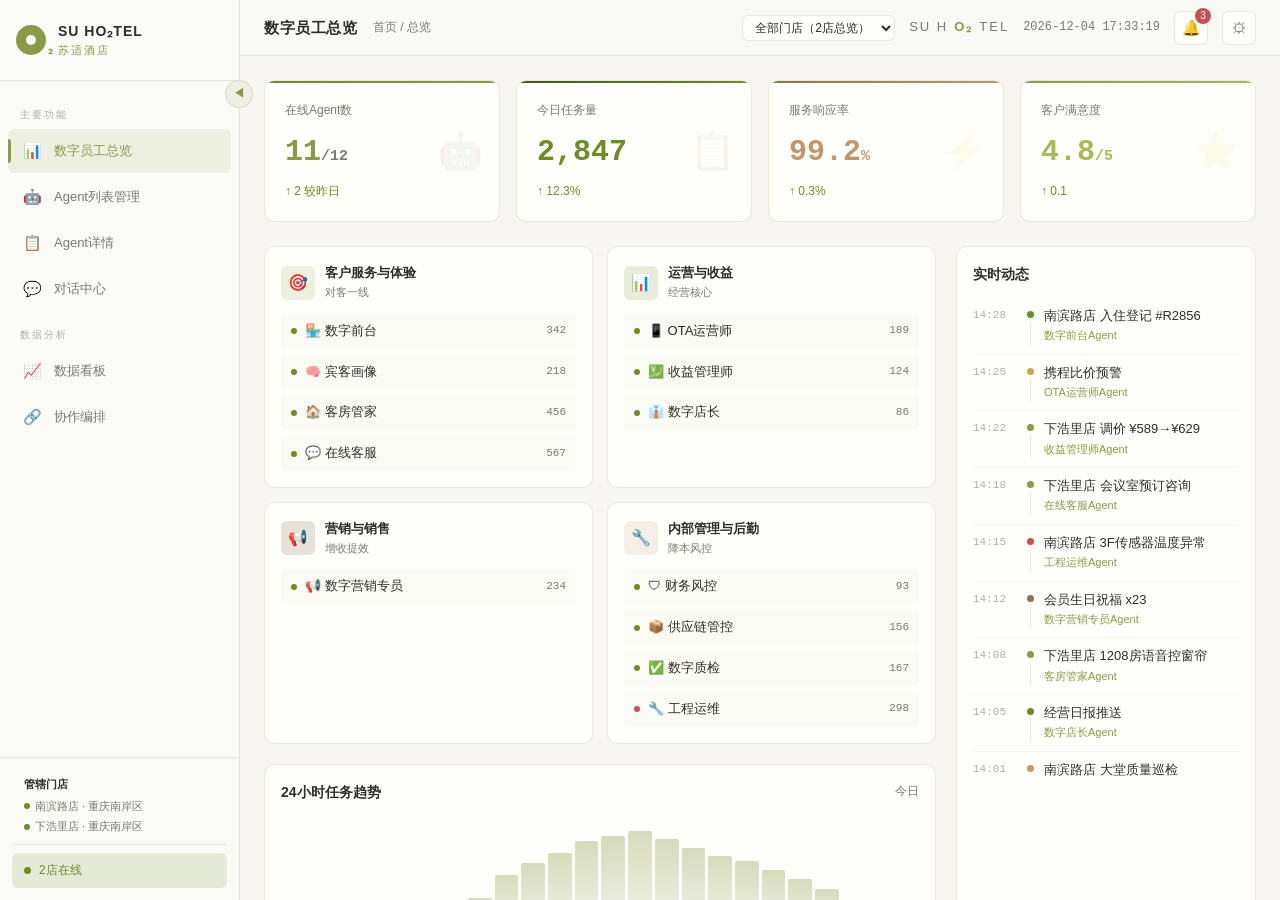
<file: su-hotel-agent.html>
<!DOCTYPE html>
<html lang="zh-CN">
<head>
<meta charset="UTF-8">
<meta name="viewport" content="width=device-width, initial-scale=1.0">
<title>苏适酒店 SU HO₂TEL - 数字员工Agent管理平台 [内部展示]</title>
<style>
:root{--bg-primary:#F7F6F2;--bg-secondary:#EFEDE6;--bg-card:rgba(255,255,252,0.85);--bg-sidebar:#FAFAF7;--bg-hover:rgba(139,154,70,0.08);--color-primary:#8B9A46;--color-primary-light:#A8B956;--color-primary-dim:rgba(139,154,70,0.3);--color-green:#6B8E23;--color-green-dim:rgba(107,142,35,0.15);--color-red:#C75050;--color-red-dim:rgba(199,80,80,0.15);--color-yellow:#C8A951;--color-yellow-dim:rgba(200,169,81,0.15);--color-brown:#8B7355;--color-warm:#C4956A;--color-text:#2D2D2A;--color-text-secondary:#7A7A6E;--color-text-dim:#B0AFA6;--color-border:rgba(139,154,70,0.2);--color-border-hover:rgba(139,154,70,0.45);--gradient-brand:linear-gradient(135deg,#6B8E23,#8B9A46);--gradient-warm:linear-gradient(135deg,#8B7355,#C4956A);--gradient-nature:linear-gradient(135deg,#3D5A1E,#6B8E23);--gradient-olive:linear-gradient(135deg,#8B9A46,#A8B956);--sidebar-width:240px;--sidebar-collapsed:68px;--topbar-height:56px;--radius:10px;--radius-sm:6px;--shadow-glow:0 4px 20px rgba(139,154,70,0.1);--transition:all 0.3s cubic-bezier(0.4,0,0.2,1)}
*{margin:0;padding:0;box-sizing:border-box}html,body{height:100%;overflow:hidden}body{font-family:-apple-system,BlinkMacSystemFont,'Segoe UI','PingFang SC','Microsoft YaHei',sans-serif;background:var(--bg-primary);color:var(--color-text);line-height:1.6}::-webkit-scrollbar{width:5px}::-webkit-scrollbar-track{background:transparent}::-webkit-scrollbar-thumb{background:var(--color-primary-dim);border-radius:3px}
.watermark{position:fixed;inset:0;z-index:9999;pointer-events:none}.watermark::before,.watermark::after{content:'内部展示 · SU HO₂TEL · 内部展示 · SU HO₂TEL · 内部展示 · SU HO₂TEL';position:absolute;left:50%;transform:translate(-50%,-50%) rotate(-35deg);font-size:28px;font-weight:300;white-space:nowrap;letter-spacing:40px;width:300%;text-align:center}.watermark::before{top:50%;color:rgba(139,154,70,0.08)}.watermark::after{top:25%;color:rgba(139,154,70,0.06)}
.internal-banner{position:fixed;top:0;left:0;right:0;height:32px;background:linear-gradient(90deg,#8B9A46,#6B8E23,#8B9A46);display:flex;align-items:center;justify-content:center;gap:24px;font-size:12px;font-weight:500;color:#fff;z-index:10000;letter-spacing:2px}.internal-banner span{opacity:0.9}.internal-banner .sep{opacity:0.4}
@keyframes breathe{0%,100%{opacity:1;box-shadow:0 0 4px currentColor}50%{opacity:0.4;box-shadow:0 0 10px currentColor}}@keyframes pulse-ring{0%{transform:scale(0.85);opacity:1}100%{transform:scale(1.8);opacity:0}}@keyframes slide-in-right{from{transform:translateX(20px);opacity:0}to{transform:translateX(0);opacity:1}}@keyframes slide-in-up{from{transform:translateY(16px);opacity:0}to{transform:translateY(0);opacity:1}}@keyframes fade-in{from{opacity:0}to{opacity:1}}@keyframes flow-dash{to{stroke-dashoffset:-20}}@keyframes typing{0%,60%,100%{opacity:0.3}30%{opacity:1}}@keyframes counter-up{from{opacity:0;transform:translateY(8px)}to{opacity:1;transform:translateY(0)}}
.app-container{display:flex;height:100vh;overflow:hidden;padding-top:0}.sidebar{width:var(--sidebar-width);min-width:var(--sidebar-width);background:var(--bg-sidebar);border-right:1px solid var(--color-border);display:flex;flex-direction:column;transition:var(--transition);z-index:100;position:relative}.sidebar.collapsed{width:var(--sidebar-collapsed);min-width:var(--sidebar-collapsed)}.sidebar-header{padding:20px 16px;display:flex;align-items:center;gap:12px;border-bottom:1px solid var(--color-border);min-height:72px}.logo-o2{width:30px;height:30px;border-radius:50%;background:var(--color-primary);display:flex;align-items:center;justify-content:center;position:relative;flex-shrink:0}.logo-o2-inner{width:10px;height:10px;border-radius:50%;background:var(--bg-sidebar)}.logo-o2::after{content:'₂';position:absolute;bottom:-4px;right:-6px;font-size:12px;color:var(--color-primary);font-weight:600}.sidebar-title{font-size:14px;font-weight:600;white-space:nowrap;overflow:hidden;color:var(--color-text);letter-spacing:1px}.sidebar-subtitle{font-size:11px;color:var(--color-primary);white-space:nowrap;letter-spacing:2px;font-weight:500}.sidebar.collapsed .sidebar-title,.sidebar.collapsed .sidebar-subtitle{display:none}.sidebar-toggle{position:absolute;right:-14px;top:80px;width:28px;height:28px;background:var(--bg-secondary);border:1px solid var(--color-border);border-radius:50%;display:flex;align-items:center;justify-content:center;cursor:pointer;color:var(--color-primary);font-size:12px;z-index:10;transition:var(--transition)}.sidebar-toggle:hover{background:var(--color-primary);color:var(--bg-primary)}.sidebar.collapsed .sidebar-toggle{transform:rotate(180deg)}.sidebar-nav{flex:1;padding:12px 8px;overflow-y:auto}.nav-section-label{font-size:10px;color:var(--color-text-dim);padding:14px 12px 6px;letter-spacing:2px;white-space:nowrap}.sidebar.collapsed .nav-section-label{text-align:center;font-size:0;padding:8px}.sidebar.collapsed .nav-section-label::after{content:'···';font-size:10px;color:var(--color-text-dim)}.nav-item{display:flex;align-items:center;gap:12px;padding:10px 14px;border-radius:var(--radius-sm);cursor:pointer;transition:var(--transition);color:var(--color-text-secondary);white-space:nowrap;position:relative;margin-bottom:2px;font-size:13px}.nav-item:hover{background:var(--bg-hover);color:var(--color-text)}.nav-item.active{background:rgba(139,154,70,0.12);color:var(--color-primary)}.nav-item.active::before{content:'';position:absolute;left:0;top:50%;transform:translateY(-50%);width:3px;height:55%;background:var(--color-primary);border-radius:0 3px 3px 0}.nav-item-icon{width:20px;text-align:center;font-size:15px;flex-shrink:0}.nav-item-text{font-size:13px;font-weight:500}.sidebar.collapsed .nav-item{justify-content:center;padding:12px}.sidebar.collapsed .nav-item-text{display:none}.sidebar.collapsed .nav-item.active::before{display:none}.sidebar-footer{padding:12px;border-top:1px solid var(--color-border)}.sidebar-status{display:flex;align-items:center;gap:8px;padding:8px 12px;background:var(--color-green-dim);border-radius:var(--radius-sm);font-size:12px;color:var(--color-green)}.sidebar.collapsed .sidebar-status span:not(.status-dot){display:none}.status-dot{width:7px;height:7px;border-radius:50%;background:var(--color-green);animation:breathe 2.5s ease-in-out infinite;flex-shrink:0}
.main-content{flex:1;display:flex;flex-direction:column;overflow:hidden;min-width:0}.topbar{height:var(--topbar-height);min-height:var(--topbar-height);background:rgba(250,250,247,0.85);backdrop-filter:blur(16px);border-bottom:1px solid var(--color-border);display:flex;align-items:center;justify-content:space-between;padding:0 24px;z-index:50}.topbar-left{display:flex;align-items:center;gap:16px}.topbar-title{font-size:15px;font-weight:600;letter-spacing:0.5px}.topbar-breadcrumb{font-size:12px;color:var(--color-text-secondary)}.topbar-right{display:flex;align-items:center;gap:14px}.topbar-time{font-size:12px;color:var(--color-text-secondary);font-family:'Courier New',monospace}.topbar-btn{width:34px;height:34px;border-radius:var(--radius-sm);background:var(--bg-card);border:1px solid var(--color-border);display:flex;align-items:center;justify-content:center;cursor:pointer;transition:var(--transition);color:var(--color-text-secondary);font-size:15px;position:relative}.topbar-btn:hover{border-color:var(--color-primary);color:var(--color-primary)}.topbar-btn .badge{position:absolute;top:-4px;right:-4px;width:16px;height:16px;background:var(--color-red);border-radius:50%;font-size:10px;display:flex;align-items:center;justify-content:center;color:#fff}.topbar-brand{display:flex;align-items:center;gap:6px;font-size:13px;color:var(--color-text-secondary);letter-spacing:2px}.topbar-brand strong{color:var(--color-primary);font-weight:600}
.view-container{flex:1;overflow-y:auto;overflow-x:hidden;padding:24px}.view{display:none;animation:fade-in 0.3s ease}.view.active{display:block}
.badge-status{display:inline-flex;align-items:center;gap:6px;padding:3px 10px;border-radius:20px;font-size:11px;font-weight:500}.badge-status.running{background:var(--color-green-dim);color:var(--color-green)}.badge-status.idle{background:var(--color-yellow-dim);color:var(--color-yellow)}.badge-status.error{background:var(--color-red-dim);color:var(--color-red)}.badge-status .dot{width:6px;height:6px;border-radius:50%;background:currentColor}.badge-status.running .dot{animation:breathe 2.5s ease-in-out infinite}
.btn{padding:7px 15px;border-radius:var(--radius-sm);border:1px solid var(--color-border);background:transparent;color:var(--color-text);font-size:13px;cursor:pointer;transition:var(--transition);display:inline-flex;align-items:center;gap:6px;font-family:inherit}.btn:hover{border-color:var(--color-primary);color:var(--color-primary)}.btn-primary{background:linear-gradient(135deg,rgba(139,154,70,0.2),rgba(107,142,35,0.15));border-color:var(--color-primary);color:var(--color-primary)}.btn-success{border-color:var(--color-green);color:var(--color-green)}.btn-danger{border-color:var(--color-red);color:var(--color-red)}.btn-sm{padding:4px 10px;font-size:12px}.tag{display:inline-block;padding:2px 8px;border-radius:4px;font-size:11px;background:var(--color-primary-dim);color:var(--color-primary)}.progress-bar{height:5px;background:rgba(139,154,70,0.06);border-radius:3px;overflow:hidden}.progress-bar-fill{height:100%;border-radius:3px;background:var(--gradient-brand);transition:width 0.6s ease}.section-title{font-size:17px;font-weight:600;margin-bottom:20px;letter-spacing:0.5px}
.kpi-grid{display:grid;grid-template-columns:repeat(4,1fr);gap:16px;margin-bottom:24px}.kpi-card{background:var(--bg-card);backdrop-filter:blur(10px);border:1px solid var(--color-border);border-radius:var(--radius);padding:20px;position:relative;overflow:hidden;transition:var(--transition)}.kpi-card:hover{transform:translateY(-2px);box-shadow:var(--shadow-glow)}.kpi-card::before{content:'';position:absolute;top:0;left:0;right:0;height:2px}.kpi-card:nth-child(1)::before{background:var(--gradient-brand);color:#fff}.kpi-card:nth-child(2)::before{background:var(--gradient-nature)}.kpi-card:nth-child(3)::before{background:var(--gradient-warm)}.kpi-card:nth-child(4)::before{background:var(--gradient-olive)}.kpi-label{font-size:12px;color:var(--color-text-secondary);margin-bottom:8px}.kpi-value{font-size:30px;font-weight:700;font-family:'Courier New',monospace;animation:counter-up 0.5s ease-out}.kpi-card:nth-child(1) .kpi-value{color:var(--color-primary)}.kpi-card:nth-child(2) .kpi-value{color:var(--color-green)}.kpi-card:nth-child(3) .kpi-value{color:var(--color-warm)}.kpi-card:nth-child(4) .kpi-value{color:var(--color-primary-light)}.kpi-change{font-size:12px;margin-top:6px;color:var(--color-green)}.kpi-icon{position:absolute;right:16px;top:50%;transform:translateY(-50%);font-size:36px;opacity:0.08}
.dashboard-grid{display:grid;grid-template-columns:1fr 300px;gap:20px}.dashboard-left{display:flex;flex-direction:column;gap:20px}.category-grid{display:grid;grid-template-columns:repeat(2,1fr);gap:14px}.category-card{background:var(--bg-card);backdrop-filter:blur(10px);border:1px solid var(--color-border);border-radius:var(--radius);padding:16px;transition:var(--transition)}.category-card:hover{border-color:var(--color-border-hover)}.category-header{display:flex;align-items:center;gap:10px;margin-bottom:12px}.category-icon{width:34px;height:34px;border-radius:var(--radius-sm);display:flex;align-items:center;justify-content:center;font-size:16px}.cat-service .category-icon{background:rgba(139,154,70,0.15)}.cat-operation .category-icon{background:rgba(107,142,35,0.15)}.cat-marketing .category-icon{background:rgba(139,112,85,0.2)}.cat-internal .category-icon{background:rgba(196,149,106,0.15)}.category-name{font-size:13px;font-weight:600}.category-desc{font-size:11px;color:var(--color-text-secondary)}.agent-mini-list{display:flex;flex-direction:column;gap:6px}.agent-mini-item{display:flex;align-items:center;justify-content:space-between;padding:7px 10px;background:rgba(139,154,70,0.03);border-radius:var(--radius-sm);cursor:pointer;transition:var(--transition)}.agent-mini-item:hover{background:var(--bg-hover)}.agent-mini-left{display:flex;align-items:center;gap:8px;font-size:13px}.agent-mini-dot{width:6px;height:6px;border-radius:50%}.agent-mini-dot.online{background:var(--color-green);animation:breathe 2.5s ease-in-out infinite}.agent-mini-dot.idle{background:var(--color-yellow)}.agent-mini-dot.offline{background:var(--color-red)}.agent-mini-tasks{font-size:11px;color:var(--color-text-secondary);font-family:'Courier New',monospace}
.activity-feed{background:var(--bg-card);backdrop-filter:blur(10px);border:1px solid var(--color-border);border-radius:var(--radius);padding:16px}.activity-list{display:flex;flex-direction:column;max-height:480px;overflow-y:auto}.activity-item{display:flex;gap:10px;padding:9px 0;border-bottom:1px solid rgba(139,154,70,0.08)}.activity-time{font-size:11px;color:var(--color-text-dim);white-space:nowrap;min-width:44px;font-family:'Courier New',monospace}.activity-dot-line{display:flex;flex-direction:column;align-items:center;padding-top:4px}.activity-dot{width:7px;height:7px;border-radius:50%;flex-shrink:0}.activity-line{width:1px;flex:1;background:var(--color-border);margin-top:4px}.activity-title{font-size:13px;line-height:1.4}.activity-agent{font-size:11px;color:var(--color-primary);margin-top:2px}
.trend-chart-container{background:var(--bg-card);backdrop-filter:blur(10px);border:1px solid var(--color-border);border-radius:var(--radius);padding:16px}.card-header{display:flex;align-items:center;justify-content:space-between;margin-bottom:16px}.card-title{font-size:14px;font-weight:600}.trend-chart{height:110px;display:flex;align-items:flex-end;gap:3px;padding-top:12px}.trend-bar{flex:1;border-radius:2px 2px 0 0;min-width:0;cursor:pointer;transition:height 0.6s ease;background:linear-gradient(to top,rgba(139,154,70,0.1),rgba(139,154,70,0.35));position:relative}.trend-bar:hover{background:linear-gradient(to top,rgba(139,154,70,0.2),rgba(139,154,70,0.55))}.trend-bar::after{content:attr(data-value);position:absolute;top:-16px;left:50%;transform:translateX(-50%);font-size:10px;color:var(--color-text-secondary);opacity:0;transition:opacity 0.2s;white-space:nowrap}.trend-bar:hover::after{opacity:1}.trend-labels{display:flex;justify-content:space-between;margin-top:6px;font-size:10px;color:var(--color-text-dim)}
.list-toolbar{display:flex;align-items:center;justify-content:space-between;margin-bottom:20px;flex-wrap:wrap;gap:12px}.filter-group{display:flex;align-items:center;gap:6px;flex-wrap:wrap}.filter-btn{padding:5px 13px;border-radius:20px;border:1px solid var(--color-border);background:transparent;color:var(--color-text-secondary);font-size:12px;cursor:pointer;transition:var(--transition);font-family:inherit}.filter-btn:hover{border-color:var(--color-primary);color:var(--color-primary)}.filter-btn.active{background:rgba(139,154,70,0.15);border-color:var(--color-primary);color:var(--color-primary)}.search-box{display:flex;align-items:center;gap:8px;padding:5px 12px;border:1px solid var(--color-border);border-radius:var(--radius-sm);background:var(--bg-card)}.search-box input{background:none;border:none;color:var(--color-text);font-size:13px;outline:none;width:160px;font-family:inherit}.search-box input::placeholder{color:var(--color-text-dim)}.view-toggle{display:flex;border:1px solid var(--color-border);border-radius:var(--radius-sm);overflow:hidden}.view-toggle-btn{padding:5px 11px;background:transparent;border:none;color:var(--color-text-secondary);cursor:pointer;font-size:13px;transition:var(--transition)}.view-toggle-btn.active{background:rgba(139,154,70,0.15);color:var(--color-primary)}
.agent-grid{display:grid;grid-template-columns:repeat(auto-fill,minmax(300px,1fr));gap:14px}.agent-card{background:var(--bg-card);backdrop-filter:blur(10px);border:1px solid var(--color-border);border-radius:var(--radius);padding:20px;cursor:pointer;transition:var(--transition);position:relative;overflow:hidden}.agent-card:hover{transform:translateY(-3px);border-color:var(--color-border-hover);box-shadow:var(--shadow-glow)}.agent-card-top{display:flex;align-items:flex-start;margin-bottom:12px}.agent-avatar{width:42px;height:42px;border-radius:var(--radius-sm);display:flex;align-items:center;justify-content:center;font-size:20px;position:relative}.agent-avatar::after{content:'';position:absolute;bottom:-2px;right:-2px;width:11px;height:11px;border-radius:50%;border:2px solid var(--bg-card)}.agent-avatar.online::after{background:var(--color-green)}.agent-avatar.idle::after{background:var(--color-yellow)}.agent-avatar.error::after{background:var(--color-red)}.agent-card-name{font-size:14px;font-weight:600;margin-bottom:3px}.agent-card-desc{font-size:12px;color:var(--color-text-secondary);margin-bottom:10px;line-height:1.5;display:-webkit-box;-webkit-line-clamp:2;-webkit-box-orient:vertical;overflow:hidden}.agent-card-tags{display:flex;flex-wrap:wrap;gap:5px;margin-bottom:12px}.agent-card-tags .tag{font-size:10px;padding:2px 6px}.agent-card-metrics{display:grid;grid-template-columns:repeat(3,1fr);gap:8px;padding-top:12px;border-top:1px solid rgba(139,154,70,0.08)}.metric-item{text-align:center}.metric-value{font-size:15px;font-weight:700;font-family:'Courier New',monospace}.metric-label{font-size:10px;color:var(--color-text-secondary);margin-top:2px}.agent-card-actions{display:flex;gap:6px;margin-top:12px;padding-top:12px;border-top:1px solid rgba(255,255,255,0.04)}
.detail-layout{display:grid;grid-template-columns:260px 1fr 200px;gap:18px;min-height:calc(100vh - var(--topbar-height) - 80px)}.detail-sidebar{background:var(--bg-card);border:1px solid var(--color-border);border-radius:var(--radius);padding:24px;display:flex;flex-direction:column;align-items:center;text-align:center}.detail-avatar{width:72px;height:72px;border-radius:14px;display:flex;align-items:center;justify-content:center;font-size:36px;margin-bottom:14px;position:relative}.detail-avatar .pulse-ring{position:absolute;inset:-4px;border:2px solid var(--color-green);border-radius:16px;animation:pulse-ring 2.5s ease-out infinite}.detail-name{font-size:17px;font-weight:700;margin-bottom:4px}.detail-category{font-size:12px;color:var(--color-text-secondary);margin-bottom:14px}.detail-desc{font-size:13px;color:var(--color-text-secondary);line-height:1.6;margin-bottom:16px;text-align:left}.detail-tags{display:flex;flex-wrap:wrap;gap:5px;justify-content:center;margin-bottom:16px}.detail-stats{width:100%;display:flex;flex-direction:column;gap:10px;margin-top:auto}.detail-stat-item{display:flex;justify-content:space-between;padding:7px 0;border-bottom:1px solid rgba(139,154,70,0.08);font-size:13px}.detail-stat-label{color:var(--color-text-secondary)}.detail-stat-value{font-weight:600;font-family:'Courier New',monospace}
.detail-main{display:flex;flex-direction:column;gap:14px}.detail-tabs{display:flex;gap:3px;background:var(--bg-card);border:1px solid var(--color-border);border-radius:var(--radius);padding:3px}.detail-tab{padding:7px 14px;border-radius:var(--radius-sm);background:transparent;border:none;color:var(--color-text-secondary);cursor:pointer;transition:var(--transition);font-size:13px;font-family:inherit}.detail-tab:hover{color:var(--color-text)}.detail-tab.active{background:rgba(139,154,70,0.12);color:var(--color-primary)}.detail-tab-content{background:var(--bg-card);border:1px solid var(--color-border);border-radius:var(--radius);padding:20px;flex:1;overflow-y:auto}.tab-panel{display:none}.tab-panel.active{display:block;animation:fade-in 0.2s ease}.perf-grid{display:grid;grid-template-columns:repeat(2,1fr);gap:14px}.perf-card{padding:16px;background:rgba(139,154,70,0.03);border-radius:var(--radius-sm);border:1px solid rgba(139,154,70,0.1)}.perf-title{font-size:13px;color:var(--color-text-secondary);margin-bottom:10px}.perf-value{font-size:26px;font-weight:700;font-family:'Courier New',monospace}.perf-chart{height:55px;display:flex;align-items:flex-end;gap:3px}.perf-chart-bar{flex:1;border-radius:2px 2px 0 0;min-width:0}table{width:100%;border-collapse:collapse;font-size:13px}th{text-align:left;padding:9px 12px;border-bottom:1px solid var(--color-border);color:var(--color-text-secondary);font-weight:500;font-size:12px;white-space:nowrap}td{padding:9px 12px;border-bottom:1px solid rgba(139,154,70,0.08)}tr:hover td{background:rgba(255,255,255,0.015)}.log-terminal{background:#F5F4F0;border-radius:var(--radius-sm);padding:14px;font-family:'Courier New',monospace;font-size:12px;line-height:1.8;max-height:380px;overflow-y:auto;color:#555}.log-line{display:flex;gap:10px}.log-time{color:#999;white-space:nowrap}.log-level{font-weight:600;white-space:nowrap}.log-level.info{color:var(--color-primary)}.log-level.success{color:var(--color-green)}.log-level.warn{color:var(--color-yellow)}.log-level.error{color:var(--color-red)}
.config-form{display:flex;flex-direction:column;gap:14px}.form-group{display:flex;flex-direction:column;gap:5px}.form-label{font-size:13px;color:var(--color-text-secondary)}.form-input,.form-select,.form-textarea{padding:7px 11px;background:rgba(139,154,70,0.04);border:1px solid var(--color-border);border-radius:var(--radius-sm);color:var(--color-text);font-size:13px;font-family:inherit;outline:none;transition:var(--transition)}.form-input:focus,.form-textarea:focus{border-color:var(--color-primary)}.form-textarea{resize:vertical;min-height:70px}.form-select{cursor:pointer}.form-select option{background:var(--bg-secondary)}.form-row{display:grid;grid-template-columns:1fr 1fr;gap:14px}.form-toggle{display:flex;align-items:center;gap:10px;cursor:pointer}.toggle-track{width:34px;height:18px;border-radius:9px;background:rgba(139,154,70,0.12);position:relative;transition:var(--transition)}.toggle-track.active{background:var(--color-primary)}.toggle-thumb{width:14px;height:14px;border-radius:50%;background:white;position:absolute;top:2px;left:2px;transition:var(--transition)}.toggle-track.active .toggle-thumb{left:18px}.detail-right{display:flex;flex-direction:column;gap:12px}.action-card{background:var(--bg-card);border:1px solid var(--color-border);border-radius:var(--radius);padding:14px}
.chat-layout{display:grid;grid-template-columns:220px 1fr 260px;gap:0;height:calc(100vh - var(--topbar-height) - 80px);background:var(--bg-card);border:1px solid var(--color-border);border-radius:var(--radius);overflow:hidden}.chat-sidebar{border-right:1px solid var(--color-border);display:flex;flex-direction:column;overflow:hidden}.chat-sidebar-header{padding:14px 16px;border-bottom:1px solid var(--color-border);font-size:14px;font-weight:600}.chat-sidebar-search{padding:8px 10px;border-bottom:1px solid var(--color-border)}.chat-sidebar-search input{width:100%;padding:5px 9px;background:rgba(139,154,70,0.04);border:1px solid var(--color-border);border-radius:var(--radius-sm);color:var(--color-text);font-size:12px;outline:none;font-family:inherit}.chat-agent-list{flex:1;overflow-y:auto;padding:6px}.chat-agent-group-title{font-size:10px;color:var(--color-text-dim);padding:10px 8px 3px;letter-spacing:1px}.chat-agent-item{display:flex;align-items:center;gap:8px;padding:7px 8px;border-radius:var(--radius-sm);cursor:pointer;transition:var(--transition)}.chat-agent-item:hover{background:var(--bg-hover)}.chat-agent-item.active{background:rgba(139,154,70,0.12)}.chat-agent-icon{width:30px;height:30px;border-radius:var(--radius-sm);display:flex;align-items:center;justify-content:center;font-size:14px;flex-shrink:0}.chat-agent-name{font-size:12px;font-weight:500;white-space:nowrap;overflow:hidden;text-overflow:ellipsis}.chat-agent-status{font-size:10px;color:var(--color-text-secondary)}.chat-main{display:flex;flex-direction:column}.chat-header{padding:10px 18px;border-bottom:1px solid var(--color-border);display:flex;align-items:center;justify-content:space-between}.chat-header-info{display:flex;align-items:center;gap:10px}.chat-header-avatar{width:34px;height:34px;border-radius:var(--radius-sm);display:flex;align-items:center;justify-content:center;font-size:17px}.chat-messages{flex:1;padding:18px;overflow-y:auto;display:flex;flex-direction:column;gap:14px}.chat-msg{display:flex;gap:8px;max-width:75%;animation:slide-in-up 0.3s ease}.chat-msg.user{align-self:flex-end;flex-direction:row-reverse}.chat-msg-avatar{width:30px;height:30px;border-radius:50%;display:flex;align-items:center;justify-content:center;font-size:13px;flex-shrink:0}.chat-msg.agent .chat-msg-avatar{background:var(--bg-secondary);border:1px solid var(--color-border)}.chat-msg.user .chat-msg-avatar{background:var(--gradient-brand);color:#fff}.chat-msg-bubble{padding:9px 13px;border-radius:12px;font-size:13px;line-height:1.6}.chat-msg.agent .chat-msg-bubble{background:rgba(139,154,70,0.05);border:1px solid var(--color-border);border-bottom-left-radius:3px}.chat-msg.user .chat-msg-bubble{background:linear-gradient(135deg,rgba(139,154,70,0.2),rgba(107,142,35,0.15));border:1px solid var(--color-primary-dim);border-bottom-right-radius:3px}.chat-msg-time{font-size:10px;color:var(--color-text-dim);margin-top:3px}.chat-thinking{display:flex;align-items:center;gap:6px;padding:7px 13px;background:rgba(255,255,255,0.03);border-radius:12px;font-size:12px;color:var(--color-text-secondary);align-self:flex-start}.thinking-dots span{display:inline-block;width:4px;height:4px;border-radius:50%;background:var(--color-text-secondary);animation:typing 1.4s infinite}.thinking-dots span:nth-child(2){animation-delay:0.2s}.thinking-dots span:nth-child(3){animation-delay:0.4s}.chat-input-area{padding:10px 18px;border-top:1px solid var(--color-border)}.chat-input-box{display:flex;align-items:center;gap:8px;padding:7px 12px;background:rgba(255,255,255,0.03);border:1px solid var(--color-border);border-radius:var(--radius);transition:var(--transition)}.chat-input-box:focus-within{border-color:var(--color-primary)}.chat-input-box input{flex:1;background:none;border:none;color:var(--color-text);font-size:13px;outline:none;font-family:inherit}.chat-input-box input::placeholder{color:var(--color-text-dim)}.chat-send-btn{width:30px;height:30px;border-radius:50%;background:var(--color-primary);border:none;color:#fff;font-size:13px;cursor:pointer;transition:var(--transition);display:flex;align-items:center;justify-content:center}.chat-send-btn:hover{transform:scale(1.08)}.quick-commands{display:flex;gap:5px;margin-top:7px;flex-wrap:wrap}.quick-cmd{padding:3px 9px;border-radius:12px;border:1px solid var(--color-border);background:transparent;color:var(--color-text-secondary);font-size:11px;cursor:pointer;transition:var(--transition);font-family:inherit}.quick-cmd:hover{border-color:var(--color-primary);color:var(--color-primary)}.chat-right-panel{border-left:1px solid var(--color-border);display:flex;flex-direction:column;overflow-y:auto;padding:14px}.chat-right-section{margin-bottom:18px}.chat-right-title{font-size:11px;font-weight:600;color:var(--color-text-secondary);margin-bottom:8px;letter-spacing:1px}.ability-list{display:flex;flex-direction:column;gap:5px}.ability-item{padding:5px 9px;background:rgba(139,154,70,0.03);border-radius:var(--radius-sm);font-size:12px;display:flex;align-items:center;gap:6px}.context-data-card{padding:10px;background:rgba(255,255,255,0.02);border:1px solid rgba(139,154,70,0.1);border-radius:var(--radius-sm);margin-bottom:6px}.context-data-label{font-size:11px;color:var(--color-text-dim);margin-bottom:3px}.context-data-value{font-size:15px;font-weight:600;font-family:'Courier New',monospace}
.board-grid{display:grid;grid-template-columns:repeat(2,1fr);gap:18px}.board-section{background:var(--bg-card);border:1px solid var(--color-border);border-radius:var(--radius);padding:18px}.board-section-title{font-size:14px;font-weight:600;margin-bottom:14px;display:flex;align-items:center;gap:8px}.board-metrics{display:grid;grid-template-columns:repeat(2,1fr);gap:10px}.board-metric{padding:12px;background:rgba(139,154,70,0.03);border-radius:var(--radius-sm);border:1px solid rgba(139,154,70,0.1)}.board-metric-label{font-size:12px;color:var(--color-text-secondary);margin-bottom:5px}.board-metric-value{font-size:22px;font-weight:700;font-family:'Courier New',monospace}.board-metric-change{font-size:11px;margin-top:3px}.board-chart{height:75px;display:flex;align-items:flex-end;gap:3px;margin-top:10px}.board-chart-bar{flex:1;border-radius:2px 2px 0 0;min-width:0}.board-donut{width:110px;height:110px;border-radius:50%;position:relative;margin:14px auto}.board-donut-center{position:absolute;inset:18px;border-radius:50%;background:var(--bg-secondary);display:flex;align-items:center;justify-content:center;flex-direction:column}.board-donut-value{font-size:18px;font-weight:700;font-family:'Courier New',monospace}.board-donut-label{font-size:10px;color:var(--color-text-secondary)}.board-legend{display:flex;flex-wrap:wrap;gap:10px;justify-content:center;margin-top:10px}.board-legend-item{display:flex;align-items:center;gap:5px;font-size:12px}.board-legend-dot{width:7px;height:7px;border-radius:50%}.h-bar-group{display:flex;flex-direction:column;gap:9px}.h-bar-item{display:flex;align-items:center;gap:9px}.h-bar-label{font-size:12px;color:var(--color-text-secondary);width:65px;text-align:right;white-space:nowrap}.h-bar-track{flex:1;height:18px;background:rgba(139,154,70,0.05);border-radius:9px;overflow:hidden}.h-bar-fill{height:100%;border-radius:9px;transition:width 0.6s ease;display:flex;align-items:center;padding-left:8px;font-size:11px;font-weight:500;color:rgba(255,255,255,0.85)}
.orch-layout{display:grid;grid-template-columns:1fr 280px;gap:18px;height:calc(100vh - var(--topbar-height) - 80px)}.orch-main{display:flex;flex-direction:column;gap:14px;overflow:hidden}.workflow-templates{display:flex;gap:8px;overflow-x:auto;padding-bottom:3px}.workflow-template-card{padding:8px 14px;background:var(--bg-card);border:1px solid var(--color-border);border-radius:var(--radius-sm);cursor:pointer;transition:var(--transition);white-space:nowrap;flex-shrink:0;font-size:13px;display:flex;align-items:center;gap:6px}.workflow-template-card:hover{border-color:var(--color-primary)}.workflow-template-card.active{background:rgba(139,154,70,0.12);border-color:var(--color-primary);color:var(--color-primary)}.orch-canvas-container{flex:1;background:var(--bg-card);border:1px solid var(--color-border);border-radius:var(--radius);position:relative;overflow:hidden;min-height:280px}.orch-canvas-container::before{content:'';position:absolute;inset:0;background-image:radial-gradient(circle,rgba(139,154,70,0.04) 1px,transparent 1px);background-size:30px 30px;pointer-events:none}.orch-canvas{width:100%;height:100%;position:relative}.orch-canvas svg{position:absolute;inset:0;width:100%;height:100%;pointer-events:none}.orch-node{position:absolute;padding:10px 14px;background:var(--bg-secondary);border:1px solid var(--color-border);border-radius:var(--radius);display:flex;align-items:center;gap:9px;cursor:pointer;transition:var(--transition);z-index:2;min-width:130px}.orch-node:hover{transform:scale(1.04);border-color:var(--color-primary);box-shadow:var(--shadow-glow)}.orch-node.active-node{border-color:var(--color-green);box-shadow:0 0 18px rgba(107,142,35,0.2)}.orch-node-icon{width:30px;height:30px;border-radius:var(--radius-sm);display:flex;align-items:center;justify-content:center;font-size:15px}.orch-node-name{font-size:12px;font-weight:600;white-space:nowrap}.orch-node-status{font-size:10px;color:var(--color-text-secondary)}.orch-node-pulse{position:absolute;top:5px;right:5px;width:7px;height:7px;border-radius:50%}.orch-node-pulse.running{background:var(--color-green);animation:breathe 2.5s ease-in-out infinite}.orch-node-pulse.waiting{background:var(--color-yellow)}.orch-node-pulse.done{background:var(--color-text-dim)}.orch-workflows-list{background:var(--bg-card);border:1px solid var(--color-border);border-radius:var(--radius);padding:10px;max-height:170px;overflow-y:auto}.orch-wf-item{display:flex;align-items:center;gap:9px;padding:7px;border-radius:var(--radius-sm);cursor:pointer;transition:var(--transition);margin-bottom:3px}.orch-wf-item:hover{background:var(--bg-hover)}.orch-wf-item.active{background:rgba(139,154,70,0.08)}.orch-wf-status{width:7px;height:7px;border-radius:50%;flex-shrink:0}.orch-wf-name{font-size:13px;font-weight:500}.orch-wf-agents{font-size:11px;color:var(--color-text-secondary)}.orch-wf-progress{width:55px}.orch-right-panel{background:var(--bg-card);border:1px solid var(--color-border);border-radius:var(--radius);padding:18px;overflow-y:auto}.orch-detail-title{font-size:15px;font-weight:600;margin-bottom:14px}.orch-step-list{display:flex;flex-direction:column}.orch-step{display:flex;gap:10px;padding:8px 0}.orch-step-line{display:flex;flex-direction:column;align-items:center;width:22px}.orch-step-num{width:22px;height:22px;border-radius:50%;display:flex;align-items:center;justify-content:center;font-size:10px;font-weight:600;flex-shrink:0}.orch-step-num.completed{background:var(--color-green-dim);color:var(--color-green)}.orch-step-num.active{background:var(--color-primary-dim);color:var(--color-primary)}.orch-step-num.pending{background:rgba(139,154,70,0.06);color:var(--color-text-dim)}.orch-step-connector{width:2px;flex:1;margin:3px 0}.orch-step-connector.completed{background:var(--color-green-dim)}.orch-step-connector.active{background:var(--color-primary-dim)}.orch-step-connector.pending{background:rgba(255,255,255,0.05)}.orch-step-name{font-size:13px;font-weight:500}.orch-step-agent{font-size:11px;color:var(--color-text-secondary);margin-top:1px}.orch-step-time{font-size:11px;color:var(--color-text-dim);font-family:'Courier New',monospace}.orch-stats{display:grid;grid-template-columns:1fr 1fr;gap:8px;margin-top:14px;padding-top:14px;border-top:1px solid var(--color-border)}.orch-stat{text-align:center}.orch-stat-value{font-size:18px;font-weight:700;font-family:'Courier New',monospace}.orch-stat-label{font-size:11px;color:var(--color-text-secondary)}
/* ============ MOBILE RESPONSIVE ============ */
@media(max-width:768px){
.sidebar{position:fixed;left:-260px;z-index:200;height:100vh;box-shadow:4px 0 20px rgba(0,0,0,0.15)}
.sidebar.mobile-open{left:0}
.sidebar.collapsed{left:-260px}
.kpi-grid{grid-template-columns:repeat(2,1fr);gap:10px}
.dashboard-grid{grid-template-columns:1fr;gap:14px}
.category-grid{grid-template-columns:1fr}
.agent-grid{grid-template-columns:1fr !important}
.detail-layout{grid-template-columns:1fr;gap:14px}
.detail-right{display:none}
.chat-layout{grid-template-columns:1fr}
.chat-sidebar,.chat-right-panel{display:none}
.board-grid{grid-template-columns:1fr}
.orch-layout{grid-template-columns:1fr;height:auto}
.orch-right-panel{max-height:300px}
.orch-canvas-container{min-height:220px}
.list-toolbar{flex-direction:column;align-items:flex-start}
.filter-group{flex-wrap:wrap}
.topbar{padding:0 12px}
.topbar-brand{display:none}
.view-container{padding:14px}
.topbar-breadcrumb{display:none}
}
@media(max-width:480px){
.kpi-grid{grid-template-columns:1fr 1fr;gap:8px}
.kpi-card{padding:14px}
.kpi-value{font-size:24px}
.perf-grid{grid-template-columns:1fr}
.board-metrics{grid-template-columns:1fr}
.orch-stats{grid-template-columns:1fr 1fr}
.form-row{grid-template-columns:1fr}
}
</style>
</head>
<body>


<div class="app-container">
<aside class="sidebar" id="sidebar"><div class="sidebar-header"><div class="logo-o2"><div class="logo-o2-inner"></div></div><div><div class="sidebar-title">SU HO₂TEL</div><div class="sidebar-subtitle">苏适酒店</div></div></div><div class="sidebar-toggle" onclick="toggleSidebar()">◀</div><nav class="sidebar-nav"><div class="nav-section-label">主要功能</div><div class="nav-item active" data-view="dashboard" onclick="switchView('dashboard',this)"><span class="nav-item-icon">📊</span><span class="nav-item-text">数字员工总览</span></div><div class="nav-item" data-view="agents" onclick="switchView('agents',this)"><span class="nav-item-icon">🤖</span><span class="nav-item-text">Agent列表管理</span></div><div class="nav-item" data-view="detail" onclick="switchView('detail',this)"><span class="nav-item-icon">📋</span><span class="nav-item-text">Agent详情</span></div><div class="nav-item" data-view="chat" onclick="switchView('chat',this)"><span class="nav-item-icon">💬</span><span class="nav-item-text">对话中心</span></div><div class="nav-section-label">数据分析</div><div class="nav-item" data-view="board" onclick="switchView('board',this)"><span class="nav-item-icon">📈</span><span class="nav-item-text">数据看板</span></div><div class="nav-item" data-view="orchestration" onclick="switchView('orchestration',this)"><span class="nav-item-icon">🔗</span><span class="nav-item-text">协作编排</span></div></nav><div class="sidebar-footer"><div style="font-size:11px;color:var(--color-text-secondary);padding:6px 12px 8px;border-bottom:1px solid var(--color-border);margin-bottom:8px"><div style="font-weight:600;margin-bottom:4px;color:var(--color-text)">管辖门店</div><div style="display:flex;align-items:center;gap:5px;margin-bottom:3px"><span style="width:6px;height:6px;border-radius:50%;background:var(--color-green);display:inline-block"></span> 南滨路店 · 重庆南岸区</div><div style="display:flex;align-items:center;gap:5px"><span style="width:6px;height:6px;border-radius:50%;background:var(--color-green);display:inline-block"></span> 下浩里店 · 重庆南岸区</div></div><div class="sidebar-status"><span class="status-dot"></span><span>2店在线</span></div></div></aside>
<div class="main-content"><header class="topbar"><div class="topbar-left"><div class="topbar-btn" onclick="document.getElementById('sidebar').classList.toggle('mobile-open')" style="display:none" id="mobile-menu-btn">☰</div><div class="topbar-title" id="topbar-title">数字员工总览</div><div class="topbar-breadcrumb" id="topbar-breadcrumb">首页 / 总览</div></div><div class="topbar-right"><select style="padding:4px 8px;border:1px solid var(--color-border);border-radius:var(--radius-sm);background:var(--bg-card);color:var(--color-text);font-size:12px;font-family:inherit;cursor:pointer;outline:none"><option>全部门店（2店总览）</option><option>📍 南滨路店</option><option>📍 下浩里店</option></select><div class="topbar-brand">SU H<strong>O₂</strong>TEL</div><div class="topbar-time" id="topbar-time"></div><div class="topbar-btn">🔔<span class="badge">3</span></div><div class="topbar-btn">⚙</div></div></header>
<div class="view-container">
<div class="view active" id="view-dashboard"><div class="kpi-grid"><div class="kpi-card"><div class="kpi-label">在线Agent数</div><div class="kpi-value">11<span style="font-size:15px;color:var(--color-text-secondary)">/12</span></div><div class="kpi-change">↑ 2 较昨日</div><div class="kpi-icon">🤖</div></div><div class="kpi-card"><div class="kpi-label">今日任务量</div><div class="kpi-value">2,847</div><div class="kpi-change">↑ 12.3%</div><div class="kpi-icon">📋</div></div><div class="kpi-card"><div class="kpi-label">服务响应率</div><div class="kpi-value">99.2<span style="font-size:15px">%</span></div><div class="kpi-change">↑ 0.3%</div><div class="kpi-icon">⚡</div></div><div class="kpi-card"><div class="kpi-label">客户满意度</div><div class="kpi-value">4.8<span style="font-size:15px">/5</span></div><div class="kpi-change">↑ 0.1</div><div class="kpi-icon">⭐</div></div></div><div class="dashboard-grid"><div class="dashboard-left"><div class="category-grid" id="category-grid"></div><div class="trend-chart-container"><div class="card-header"><div class="card-title">24小时任务趋势</div><div style="font-size:12px;color:var(--color-text-secondary)">今日</div></div><div class="trend-chart" id="trend-chart"></div><div class="trend-labels"><span>00</span><span>04</span><span>08</span><span>12</span><span>16</span><span>20</span><span>23</span></div></div></div><div class="activity-feed"><div class="card-title" style="margin-bottom:12px">实时动态</div><div class="activity-list" id="activity-list"></div></div></div></div>
<div class="view" id="view-agents"><div class="section-title">Agent列表管理</div><div class="list-toolbar"><div class="filter-group"><button class="filter-btn active" onclick="filterAgents('all',this)">全部</button><button class="filter-btn" onclick="filterAgents('service',this)">客户服务</button><button class="filter-btn" onclick="filterAgents('operation',this)">运营收益</button><button class="filter-btn" onclick="filterAgents('marketing',this)">营销销售</button><button class="filter-btn" onclick="filterAgents('internal',this)">内部管理</button></div><div style="display:flex;gap:8px;align-items:center"><div class="search-box"><span style="color:var(--color-text-dim)">🔍</span><input type="text" placeholder="搜索..." oninput="searchAgents(this.value)"></div><div class="view-toggle"><button class="view-toggle-btn active" onclick="setListView('grid',this)">⊞</button><button class="view-toggle-btn" onclick="setListView('list',this)">☰</button></div></div></div><div class="agent-grid" id="agent-grid"></div></div>
<div class="view" id="view-detail"><div style="font-size:13px;color:var(--color-text-secondary);cursor:pointer;margin-bottom:14px" onclick="switchView('agents',document.querySelector('[data-view=agents]'))">← 返回列表</div><div class="detail-layout"><div class="detail-sidebar"><div class="detail-avatar" style="background:rgba(139,154,70,0.12)"><div class="pulse-ring"></div>🏪</div><div class="detail-name">数字前台Agent</div><div class="detail-category">客户服务 · 对客一线</div><div class="badge-status running" style="margin-bottom:12px"><span class="dot"></span>运行中</div><div class="detail-desc">负责酒店前台核心业务智能化处理，包括宾客身份核验、入住退房、房卡发放、发票开具及夜间值守。</div><div class="detail-tags"><span class="tag">迎宾核验</span><span class="tag">入住退房</span><span class="tag">发卡开票</span><span class="tag">夜间值守</span></div><div class="detail-stats"><div class="detail-stat-item"><span class="detail-stat-label">累计服务</span><span class="detail-stat-value">128,456次</span></div><div class="detail-stat-item"><span class="detail-stat-label">运行</span><span class="detail-stat-value">342天</span></div><div class="detail-stat-item"><span class="detail-stat-label">版本</span><span class="detail-stat-value">v3.2.1</span></div></div></div><div class="detail-main"><div class="detail-tabs"><button class="detail-tab active" onclick="switchDetailTab('config',this)">运行配置</button><button class="detail-tab" onclick="switchDetailTab('performance',this)">性能监控</button><button class="detail-tab" onclick="switchDetailTab('history',this)">任务历史</button><button class="detail-tab" onclick="switchDetailTab('logs',this)">运行日志</button></div><div class="detail-tab-content"><div class="tab-panel active" id="tab-config"><div class="config-form"><div class="form-row"><div class="form-group"><label class="form-label">Agent名称</label><input class="form-input" value="数字前台Agent"></div><div class="form-group"><label class="form-label">运行模式</label><select class="form-select"><option selected>自动模式</option><option>半自动</option></select></div></div><div class="form-row"><div class="form-group"><label class="form-label">响应超时(秒)</label><input class="form-input" type="number" value="30"></div><div class="form-group"><label class="form-label">最大并发</label><input class="form-input" type="number" value="50"></div></div><div class="form-group"><label class="form-label">系统提示词</label><textarea class="form-textarea" rows="3">你是苏适酒店数字前台员工，负责入住退房、身份核验等服务。请保持专业温暖的态度，体现"以好空气，定义舒适旅宿"的品牌理念。</textarea></div><div class="form-row"><div class="form-toggle" onclick="this.querySelector('.toggle-track').classList.toggle('active')"><div class="toggle-track active"><div class="toggle-thumb"></div></div><span style="font-size:13px">自动学习</span></div><div class="form-toggle" onclick="this.querySelector('.toggle-track').classList.toggle('active')"><div class="toggle-track active"><div class="toggle-thumb"></div></div><span style="font-size:13px">异常上报</span></div></div><div style="display:flex;gap:8px;margin-top:8px"><button class="btn btn-primary">保存配置</button><button class="btn">恢复默认</button></div></div></div><div class="tab-panel" id="tab-performance"><div class="perf-grid" id="perf-grid"></div></div><div class="tab-panel" id="tab-history"><table><thead><tr><th>ID</th><th>类型</th><th>描述</th><th>状态</th><th>耗时</th><th>时间</th></tr></thead><tbody id="task-history-body"></tbody></table></div><div class="tab-panel" id="tab-logs"><div style="display:flex;gap:6px;margin-bottom:10px"><button class="filter-btn active">全部</button><button class="filter-btn">INFO</button><button class="filter-btn">WARN</button><button class="filter-btn">ERROR</button></div><div class="log-terminal" id="log-terminal"></div></div></div></div><div class="detail-right"><div class="action-card"><div style="font-size:13px;font-weight:600;margin-bottom:10px">快速操作</div><button class="btn btn-success" style="width:100%;justify-content:center;margin-bottom:6px">▶ 启动</button><button class="btn" style="width:100%;justify-content:center;margin-bottom:6px">⏸ 暂停</button><button class="btn" style="width:100%;justify-content:center;margin-bottom:6px">🔄 重启</button><button class="btn btn-danger" style="width:100%;justify-content:center">⏹ 停止</button></div><div class="action-card"><div style="font-size:13px;font-weight:600;margin-bottom:8px">协作Agent</div><div style="font-size:12px"><div style="padding:5px 0;border-bottom:1px solid rgba(139,154,70,0.08)">🧠 宾客画像</div><div style="padding:5px 0;border-bottom:1px solid rgba(255,255,255,0.04)">🏠 客房管家</div><div style="padding:5px 0">💹 收益管理师</div></div></div></div></div></div>
<div class="view" id="view-chat"><div class="chat-layout"><div class="chat-sidebar"><div class="chat-sidebar-header">对话中心</div><div class="chat-sidebar-search"><input type="text" placeholder="搜索Agent..."></div><div class="chat-agent-list" id="chat-agent-list"></div></div><div class="chat-main"><div class="chat-header"><div class="chat-header-info"><div class="chat-header-avatar" style="background:rgba(139,154,70,0.15)">🏪</div><div><div style="font-size:14px;font-weight:600">数字前台Agent</div><div style="font-size:11px;color:var(--color-green)">● 在线</div></div></div></div><div class="chat-messages" id="chat-messages"></div><div class="chat-input-area"><div class="chat-input-box"><input type="text" placeholder="输入消息..." id="chat-input" onkeypress="if(event.key==='Enter')sendChatMsg()"><button class="chat-send-btn" onclick="sendChatMsg()">➤</button></div><div class="quick-commands"><button class="quick-cmd" onclick="quickCmd('查看今日入住')">今日入住</button><button class="quick-cmd" onclick="quickCmd('空房查询')">空房查询</button><button class="quick-cmd" onclick="quickCmd('办理入住')">办理入住</button><button class="quick-cmd" onclick="quickCmd('发票开具')">发票开具</button></div></div></div><div class="chat-right-panel"><div class="chat-right-section"><div class="chat-right-title">能力列表</div><div class="ability-list"><div class="ability-item">🪪 身份核验</div><div class="ability-item">🔑 入住办理</div><div class="ability-item">🚪 退房结账</div><div class="ability-item">💳 房卡发放</div><div class="ability-item">🧾 发票开具</div><div class="ability-item">🌙 夜间值守</div></div></div><div class="chat-right-section"><div class="chat-right-title">实时数据</div><div class="context-data-card"><div class="context-data-label">今日入住</div><div class="context-data-value" style="color:var(--color-primary)">87间（双店合计）</div></div><div class="context-data-card"><div class="context-data-label">今日退房</div><div class="context-data-value" style="color:var(--color-green)">52间（双店合计）</div></div><div class="context-data-card"><div class="context-data-label">入住率</div><div class="context-data-value" style="color:var(--color-warm)">82.5%</div></div><div class="context-data-card"><div class="context-data-label">待处理</div><div class="context-data-value" style="color:var(--color-yellow)">3项</div></div></div></div></div></div>
<div class="view" id="view-board"><div class="section-title">数据看板</div><div class="board-grid"><div class="board-section"><div class="board-section-title">💰 营收数据</div><div class="board-metrics"><div class="board-metric"><div class="board-metric-label">RevPAR</div><div class="board-metric-value" style="color:var(--color-primary)">¥486</div><div class="board-metric-change" style="color:var(--color-green)">↑ 8.2%</div></div><div class="board-metric"><div class="board-metric-label">ADR</div><div class="board-metric-value" style="color:var(--color-green)">¥589</div><div class="board-metric-change" style="color:var(--color-green)">↑ 5.1%</div></div><div class="board-metric"><div class="board-metric-label">OCC%</div><div class="board-metric-value" style="color:var(--color-warm)">82.5%</div><div class="board-metric-change" style="color:var(--color-green)">↑ 3.2%</div></div><div class="board-metric"><div class="board-metric-label">GOP</div><div class="board-metric-value" style="color:var(--color-primary-light)">¥38.6w</div><div class="board-metric-change" style="color:var(--color-green)">↑ 12.5%</div></div></div><div class="board-chart" id="board-rev-chart"></div></div><div class="board-section"><div class="board-section-title">😊 客户体验</div><div class="board-metrics"><div class="board-metric"><div class="board-metric-label">满意度</div><div class="board-metric-value" style="color:var(--color-green)">96.3%</div><div class="board-metric-change" style="color:var(--color-green)">↑ 1.2%</div></div><div class="board-metric"><div class="board-metric-label">好评率</div><div class="board-metric-value" style="color:var(--color-primary)">94.8%</div><div class="board-metric-change" style="color:var(--color-green)">↑ 2.1%</div></div><div class="board-metric"><div class="board-metric-label">投诉响应</div><div class="board-metric-value" style="color:var(--color-yellow)">3.2m</div><div class="board-metric-change" style="color:var(--color-green)">↓ 18%</div></div><div class="board-metric"><div class="board-metric-label">NPS</div><div class="board-metric-value" style="color:var(--color-brown)">72</div><div class="board-metric-change" style="color:var(--color-green)">↑ 5</div></div></div><div class="board-chart" id="board-sat-chart"></div></div><div class="board-section"><div class="board-section-title">📱 渠道表现</div><div style="display:flex;align-items:center;gap:16px"><div class="board-donut" style="background:conic-gradient(var(--color-primary) 0% 35%,var(--color-green) 35% 55%,var(--color-warm) 55% 75%,var(--color-brown) 75% 88%,var(--color-yellow) 88% 100%)"><div class="board-donut-center"><div class="board-donut-value">2,156</div><div class="board-donut-label">总订单</div></div></div><div style="flex:1"><div class="board-legend" style="flex-direction:column;align-items:flex-start"><div class="board-legend-item"><div class="board-legend-dot" style="background:var(--color-primary)"></div>携程 35%</div><div class="board-legend-item"><div class="board-legend-dot" style="background:var(--color-green)"></div>美团 20%</div><div class="board-legend-item"><div class="board-legend-dot" style="background:var(--color-warm)"></div>飞猪 20%</div><div class="board-legend-item"><div class="board-legend-dot" style="background:var(--color-brown)"></div>直销 13%</div><div class="board-legend-item"><div class="board-legend-dot" style="background:var(--color-yellow)"></div>其他 12%</div></div></div></div></div><div class="board-section"><div class="board-section-title">🔧 运维效率</div><div class="board-metrics" style="margin-bottom:14px"><div class="board-metric"><div class="board-metric-label">故障率</div><div class="board-metric-value" style="color:var(--color-green)">0.3%</div><div class="board-metric-change" style="color:var(--color-green)">↓ 0.2%</div></div><div class="board-metric"><div class="board-metric-label">工单处理</div><div class="board-metric-value" style="color:var(--color-primary)">15m</div><div class="board-metric-change" style="color:var(--color-green)">↓ 25%</div></div></div><div class="h-bar-group"><div class="h-bar-item"><span class="h-bar-label">客房照明</span><div class="h-bar-track"><div class="h-bar-fill" style="width:72%;background:var(--gradient-brand)">72%</div></div></div><div class="h-bar-item"><span class="h-bar-label">中央空调</span><div class="h-bar-track"><div class="h-bar-fill" style="width:65%;background:var(--gradient-nature)">65%</div></div></div><div class="h-bar-item"><span class="h-bar-label">电梯系统</span><div class="h-bar-track"><div class="h-bar-fill" style="width:88%;background:var(--gradient-warm)">88%</div></div></div><div class="h-bar-item"><span class="h-bar-label">新风系统</span><div class="h-bar-track"><div class="h-bar-fill" style="width:95%;background:var(--gradient-olive)">95%</div></div></div></div></div></div></div>
<div class="view" id="view-orchestration"><div class="section-title">协作编排</div><div class="orch-layout"><div class="orch-main"><div class="workflow-templates"><div class="workflow-template-card active" onclick="selectWorkflow(0,this)">🔑 客户入住</div><div class="workflow-template-card" onclick="selectWorkflow(1,this)">🚪 退房结账</div><div class="workflow-template-card" onclick="selectWorkflow(2,this)">😤 投诉处理</div><div class="workflow-template-card" onclick="selectWorkflow(3,this)">🎉 活动营销</div></div><div class="orch-canvas-container"><div class="orch-canvas" id="orch-canvas"><svg id="orch-svg"></svg></div></div><div style="font-size:13px;font-weight:600;margin-bottom:6px">活跃工作流</div><div class="orch-workflows-list" id="orch-workflows-list"></div></div><div class="orch-right-panel"><div class="orch-detail-title">🔑 客户入住流程</div><div style="display:flex;align-items:center;gap:8px;margin-bottom:14px"><span class="badge-status running"><span class="dot"></span>进行中</span><span style="font-size:12px;color:var(--color-text-secondary)">3/5步</span></div><div style="font-size:11px;color:var(--color-text-secondary);margin-bottom:6px">触发条件</div><div style="font-size:12px;padding:7px 10px;background:rgba(139,154,70,0.03);border-radius:var(--radius-sm);margin-bottom:14px">宾客到达 / 预订时间到达</div><div style="font-size:11px;color:var(--color-text-secondary);margin-bottom:8px">执行步骤</div><div class="orch-step-list" id="orch-step-list"></div><div class="orch-stats"><div class="orch-stat"><div class="orch-stat-value" style="color:var(--color-primary)">3:24</div><div class="orch-stat-label">平均耗时</div></div><div class="orch-stat"><div class="orch-stat-value" style="color:var(--color-green)">98.5%</div><div class="orch-stat-label">成功率</div></div><div class="orch-stat"><div class="orch-stat-value" style="color:var(--color-warm)">87</div><div class="orch-stat-label">今日执行</div></div><div class="orch-stat"><div class="orch-stat-value" style="color:var(--color-brown)">4</div><div class="orch-stat-label">参与Agent</div></div></div></div></div></div>
</div></div></div>
<script>
const A=[{id:'front-desk',name:'数字前台Agent',icon:'🏪',category:'service',desc:'迎宾核验、入住退房、发卡开票、夜间值守',tags:['迎宾核验','入住退房','发卡开票','夜间值守'],status:'running',tasks:342,sr:98.7,rt:'1.2s',color:'var(--color-primary)',bg:'rgba(139,154,70,0.12)'},{id:'concierge',name:'宾客画像Agent',icon:'🧠',category:'service',desc:'客人画像构建、偏好记忆、历史行为分析、个性化推荐',tags:['画像构建','偏好记忆','行为分析','个性推荐'],status:'running',tasks:218,sr:97.2,rt:'0.8s',color:'var(--color-primary)',bg:'rgba(139,154,70,0.12)'},{id:'housekeeper',name:'客房管家Agent',icon:'🏠',category:'service',desc:'语音控电、服务呼叫、提醒推荐、偏好采集',tags:['语音控电','服务呼叫','提醒推荐','偏好采集'],status:'running',tasks:456,sr:99.1,rt:'0.5s',color:'var(--color-primary)',bg:'rgba(139,154,70,0.12)'},{id:'online-cs',name:'在线客服Agent',icon:'💬',category:'service',desc:'全渠道咨询、预订引导、订单处理、7×24获客',tags:['全渠道咨询','预订引导','订单处理','7×24获客'],status:'running',tasks:567,sr:96.8,rt:'1.5s',color:'var(--color-primary)',bg:'rgba(139,154,70,0.12)'},{id:'ota',name:'OTA运营师Agent',icon:'📱',category:'operation',desc:'渠道盯盘、价格监控、点评管理、竞对分析',tags:['渠道盯盘','价格监控','点评管理','竞对分析'],status:'running',tasks:189,sr:95.3,rt:'2.1s',color:'var(--color-green)',bg:'rgba(107,142,35,0.12)'},{id:'revenue',name:'收益管理师Agent',icon:'💹',category:'operation',desc:'需求预测、动态定价、房态管控、收益报表',tags:['需求预测','动态定价','房态管控','收益报表'],status:'running',tasks:124,sr:94.6,rt:'3.2s',color:'var(--color-green)',bg:'rgba(107,142,35,0.12)'},{id:'gm',name:'数字店长Agent',icon:'👔',category:'operation',desc:'经营看板、异常预警、预测分析、连锁对标',tags:['经营看板','异常预警','预测分析','连锁对标'],status:'running',tasks:86,sr:97.8,rt:'2.5s',color:'var(--color-green)',bg:'rgba(107,142,35,0.12)'},{id:'mkt',name:'数字营销专员Agent',icon:'📢',category:'marketing',desc:'会员触达、活动生成、渠道同步、效果追踪',tags:['会员触达','活动生成','渠道同步','效果追踪'],status:'running',tasks:234,sr:93.5,rt:'1.8s',color:'var(--color-brown)',bg:'rgba(139,112,85,0.12)'},{id:'finance',name:'财务风控Agent',icon:'🛡',category:'internal',desc:'账务稽核、成本预警、应收管控、合规审计',tags:['账务稽核','成本预警','应收管控','合规审计'],status:'running',tasks:93,sr:99.5,rt:'1.4s',color:'var(--color-warm)',bg:'rgba(196,149,106,0.12)'},{id:'supply',name:'供应链管控Agent',icon:'📦',category:'internal',desc:'采购寻源、库存预测、供应商评估、智能补货',tags:['采购寻源','库存预测','供应商评估','智能补货'],status:'running',tasks:156,sr:96.8,rt:'2.0s',color:'var(--color-warm)',bg:'rgba(196,149,106,0.12)'},{id:'quality',name:'数字质检Agent',icon:'✅',category:'internal',desc:'服务巡检、员工培训、质量整改',tags:['服务巡检','员工培训','质量整改'],status:'running',tasks:167,sr:96.4,rt:'1.6s',color:'var(--color-warm)',bg:'rgba(196,149,106,0.12)'},{id:'eng',name:'工程运维Agent',icon:'🔧',category:'internal',desc:'设备监控、故障预警、能耗分析、自动派单',tags:['设备监控','故障预警','能耗分析','自动派单'],status:'error',tasks:298,sr:92.1,rt:'2.3s',color:'var(--color-warm)',bg:'rgba(196,149,106,0.12)'}];
const C=[{name:'客户服务与体验',sub:'对客一线',icon:'🎯',key:'service',cls:'cat-service'},{name:'运营与收益',sub:'经营核心',icon:'📊',key:'operation',cls:'cat-operation'},{name:'营销与销售',sub:'增收提效',icon:'📢',key:'marketing',cls:'cat-marketing'},{name:'内部管理与后勤',sub:'降本风控',icon:'🔧',key:'internal',cls:'cat-internal'}];
const ACT=[{time:'14:28',title:'南滨路店 入住登记 #R2856',agent:'数字前台Agent',c:'var(--color-green)'},{time:'14:25',title:'携程比价预警',agent:'OTA运营师Agent',c:'var(--color-yellow)'},{time:'14:22',title:'下浩里店 调价 ¥589→¥629',agent:'收益管理师Agent',c:'var(--color-primary)'},{time:'14:18',title:'下浩里店 会议室预订咨询',agent:'在线客服Agent',c:'var(--color-primary)'},{time:'14:15',title:'南滨路店 3F传感器温度异常',agent:'工程运维Agent',c:'var(--color-red)'},{time:'14:12',title:'会员生日祝福 x23',agent:'数字营销专员Agent',c:'var(--color-brown)'},{time:'14:08',title:'下浩里店 1208房语音控窗帘',agent:'客房管家Agent',c:'var(--color-primary)'},{time:'14:05',title:'经营日报推送',agent:'数字店长Agent',c:'var(--color-green)'},{time:'14:01',title:'南滨路店 大堂质量巡检',agent:'数字质检Agent',c:'var(--color-warm)'}];
const HIS=[{id:'T-28561',type:'入住',desc:'张先生-南滨路店1208',s:'success',t:'2.1s',d:'14:28'},{id:'T-28560',type:'退房',desc:'李女士-下浩里店0815',s:'success',t:'3.5s',d:'14:15'},{id:'T-28559',type:'开票',desc:'王总-南滨路店2001',s:'success',t:'1.8s',d:'14:02'},{id:'T-28558',type:'核验',desc:'陈先生-下浩里店',s:'success',t:'0.9s',d:'13:48'},{id:'T-28557',type:'入住',desc:'赵女士-南滨路店0612',s:'warning',t:'8.2s',d:'13:35'}];
const LOG=[{t:'14:28:33',l:'info',m:'[入住] 处理请求 R2856'},{t:'14:28:34',l:'info',m:'[核验] OCR完成 99.2%'},{t:'14:28:35',l:'success',m:'[入住] 南滨路店 分配1208房'},{t:'14:28:36',l:'success',m:'[入住] 完成 2.1s'},{t:'14:25:12',l:'warn',m:'[价格] 携程竞对低于底价¥15'},{t:'14:15:46',l:'success',m:'[退房] 下浩里店 完成0815 3.5s'},{t:'02:00:14',l:'success',m:'[夜审] 完成 差异¥0'}];
const CM=[{type:'agent',text:'您好！我是苏适酒店数字前台，有什么可以帮您？',time:'14:20'},{type:'user',text:'查看今天入住情况',time:'14:21'},{type:'agent',text:'📊 **今日入住统计**\n• 已入住：87间（双店合计）（↑12%）\n• 预计到达：23间\n• 入住率：82.5%\n• VIP：5位',time:'14:21'},{type:'user',text:'有特殊需求的客人吗？',time:'14:22'},{type:'agent',text:'3位有特殊需求：\n1. **张总（1208）** - 接机15:30\n2. **李女士（下浩里店0906）** - 生日蛋糕已安排\n3. **王先生（南滨路店0102）** - 无障碍已确认\n\n已同步礼宾部和客房管家Agent。',time:'14:22'}];
const WF=[{nodes:[{id:'n1',name:'数字前台',icon:'🏪',x:80,y:60,status:'done',bg:'rgba(139,154,70,0.12)'},{id:'n2',name:'身份核验',icon:'🪪',x:280,y:40,status:'done',bg:'rgba(107,142,35,0.12)'},{id:'n3',name:'收益管理师',icon:'💹',x:480,y:60,status:'running',bg:'rgba(107,142,35,0.12)'},{id:'n4',name:'客房管家',icon:'🏠',x:280,y:180,status:'waiting',bg:'rgba(139,154,70,0.12)'},{id:'n5',name:'宾客画像',icon:'🧠',x:480,y:200,status:'waiting',bg:'rgba(139,112,85,0.12)'}],edges:[{f:'n1',t:'n2'},{f:'n2',t:'n3'},{f:'n1',t:'n4'},{f:'n4',t:'n5'},{f:'n3',t:'n5'}],steps:[{n:'前台迎接',a:'数字前台Agent',t:'0:15',s:'completed'},{n:'身份OCR核验',a:'数字前台Agent',t:'0:08',s:'completed'},{n:'房价确认分配',a:'收益管理师Agent',t:'进行中',s:'active'},{n:'客房设施检查',a:'客房管家Agent',t:'等待',s:'pending'},{n:'画像匹配推荐',a:'宾客画像Agent',t:'等待',s:'pending'}]},{nodes:[{id:'n1',name:'数字前台',icon:'🏪',x:80,y:100,status:'done',bg:'rgba(139,154,70,0.12)'},{id:'n2',name:'客房管家',icon:'🏠',x:280,y:50,status:'done',bg:'rgba(139,154,70,0.12)'},{id:'n3',name:'收益管理师',icon:'💹',x:280,y:170,status:'done',bg:'rgba(107,142,35,0.12)'},{id:'n4',name:'数字营销',icon:'📢',x:480,y:100,status:'waiting',bg:'rgba(139,112,85,0.12)'}],edges:[{f:'n1',t:'n2'},{f:'n1',t:'n3'},{f:'n2',t:'n4'},{f:'n3',t:'n4'}],steps:[{n:'退房申请',a:'数字前台Agent',t:'0:05',s:'completed'},{n:'查房确认',a:'客房管家Agent',t:'0:45',s:'completed'},{n:'账目结算',a:'收益管理师Agent',t:'0:12',s:'completed'},{n:'满意度回访',a:'数字营销Agent',t:'等待',s:'pending'}]}];
const AWF=[{name:'入住#R2856',agents:'前台→核验→收益→客房',s:'running',p:60,c:'var(--color-green)'},{name:'退房#C0815',agents:'前台→客房→收益→营销',s:'running',p:75,c:'var(--color-primary)'},{name:'投诉#P1203',agents:'客服→质检→礼宾',s:'running',p:40,c:'var(--color-yellow)'},{name:'报修#M0035',agents:'客房→工程→质检',s:'idle',p:20,c:'var(--color-warm)'}];
const VT={dashboard:{t:'数字员工总览',b:'首页 / 总览'},agents:{t:'Agent列表管理',b:'首页 / Agent管理'},detail:{t:'Agent详情',b:'首页 / 详情'},chat:{t:'对话中心',b:'首页 / 对话'},board:{t:'数据看板',b:'首页 / 数据'},orchestration:{t:'协作编排',b:'首页 / 编排'}};
function switchView(id,nav){document.querySelectorAll('.view').forEach(v=>v.classList.remove('active'));document.querySelectorAll('.nav-item').forEach(n=>n.classList.remove('active'));document.getElementById('view-'+id).classList.add('active');if(nav)nav.classList.add('active');const i=VT[id]||{};document.getElementById('topbar-title').textContent=i.t||'';document.getElementById('topbar-breadcrumb').textContent=i.b||'';}
function toggleSidebar(){document.getElementById('sidebar').classList.toggle('collapsed');}
function renderCategories(){document.getElementById('category-grid').innerHTML=C.map(c=>{const a=A.filter(x=>x.category===c.key);return'<div class="category-card '+c.cls+'"><div class="category-header"><div class="category-icon">'+c.icon+'</div><div><div class="category-name">'+c.name+'</div><div class="category-desc">'+c.sub+'</div></div></div><div class="agent-mini-list">'+a.map(x=>'<div class="agent-mini-item" onclick="switchView(\'detail\',document.querySelector(\'[data-view=detail]\'))"><div class="agent-mini-left"><span class="agent-mini-dot '+(x.status==='running'?'online':x.status==='idle'?'idle':'offline')+'"></span><span>'+x.icon+' '+x.name.replace('Agent','')+'</span></div><span class="agent-mini-tasks">'+x.tasks+'</span></div>').join('')+'</div></div>';}).join('');}
function renderActivities(){document.getElementById('activity-list').innerHTML=ACT.map((a,i)=>'<div class="activity-item"><div class="activity-time">'+a.time+'</div><div class="activity-dot-line"><div class="activity-dot" style="background:'+a.c+'"></div>'+(i<ACT.length-1?'<div class="activity-line"></div>':'')+'</div><div class="activity-content"><div class="activity-title">'+a.title+'</div><div class="activity-agent">'+a.agent+'</div></div></div>').join('');}
function renderTrend(){var c=document.getElementById('trend-chart'),d=[12,8,5,3,2,4,18,45,78,95,110,128,135,142,130,118,105,98,86,72,58,42,28,15],m=Math.max.apply(null,d);c.innerHTML=d.map(function(v){return'<div class="trend-bar" style="height:'+((v/m)*100)+'%" data-value="'+v+'"></div>';}).join('');}
var cf='all',cs='';
function renderGrid(){var g=document.getElementById('agent-grid'),a=A.slice();if(cf!=='all')a=a.filter(function(x){return x.category===cf;});if(cs)a=a.filter(function(x){return x.name.indexOf(cs)>=0||x.desc.indexOf(cs)>=0;});g.innerHTML=a.map(function(a){return'<div class="agent-card" onclick="switchView(\'detail\',document.querySelector(\'[data-view=detail]\'))"><div class="agent-card-top"><div style="display:flex;align-items:center;gap:10px"><div class="agent-avatar '+a.status+'" style="background:'+a.bg+'">'+a.icon+'</div><div><div class="agent-card-name">'+a.name+'</div><span class="badge-status '+a.status+'"><span class="dot"></span>'+(a.status==='running'?'运行中':a.status==='idle'?'空闲':'异常')+'</span></div></div></div><div class="agent-card-desc">'+a.desc+'</div><div class="agent-card-tags">'+a.tags.map(function(t){return'<span class="tag">'+t+'</span>';}).join('')+'</div><div class="agent-card-metrics"><div class="metric-item"><div class="metric-value" style="color:'+a.color+'">'+a.tasks+'</div><div class="metric-label">今日任务</div></div><div class="metric-item"><div class="metric-value" style="color:var(--color-green)">'+a.sr+'%</div><div class="metric-label">成功率</div></div><div class="metric-item"><div class="metric-value" style="color:var(--color-warm)">'+a.rt+'</div><div class="metric-label">响应</div></div></div><div class="agent-card-actions"><button class="btn btn-sm btn-primary" onclick="event.stopPropagation()">管理</button><button class="btn btn-sm" onclick="event.stopPropagation();switchView(\'chat\',document.querySelector(\'[data-view=chat]\'))">对话</button><button class="btn btn-sm" onclick="event.stopPropagation()">监控</button></div></div>';}).join('');}
function filterAgents(c,b){cf=c;document.querySelectorAll('.filter-group .filter-btn').forEach(function(x){x.classList.remove('active');});b.classList.add('active');renderGrid();}
function searchAgents(v){cs=v;renderGrid();}
function setListView(m,b){document.querySelectorAll('.view-toggle-btn').forEach(function(x){x.classList.remove('active');});b.classList.add('active');document.getElementById('agent-grid').style.gridTemplateColumns=m==='list'?'1fr':'repeat(auto-fill,minmax(300px,1fr))';}
function switchDetailTab(t,b){document.querySelectorAll('.detail-tab').forEach(function(x){x.classList.remove('active');});document.querySelectorAll('.tab-panel').forEach(function(x){x.classList.remove('active');});b.classList.add('active');document.getElementById('tab-'+t).classList.add('active');}
function renderPerf(){var g=document.getElementById('perf-grid'),cards=[{t:'平均响应时间',v:'1.2s',c:'var(--color-primary)',d:[30,35,28,32,25,38,42,35,30,28,32,25]},{t:'任务成功率',v:'98.7%',c:'var(--color-green)',d:[96,97,98,99,98,99,97,98,99,99,98,99],b:90},{t:'吞吐量',v:'186/h',c:'var(--color-warm)',d:[120,145,160,180,175,190,185,195,186,170,155,140]},{t:'满意度',v:'4.9',c:'var(--color-primary-light)',d:[4.6,4.7,4.7,4.8,4.8,4.9,4.8,4.9,4.9,4.8,4.9,4.9],b:4}];g.innerHTML=cards.map(function(c){var base=c.b||0,max=Math.max.apply(null,c.d),r=max-base;return'<div class="perf-card"><div class="perf-title">'+c.t+'</div><div class="perf-value" style="color:'+c.c+'">'+c.v+'</div><div class="perf-chart">'+c.d.map(function(v){var p=r>0?((v-base)/r)*100:50;return'<div class="perf-chart-bar" style="height:'+Math.max(p,5)+'%;background:'+c.c+';opacity:0.5"></div>';}).join('')+'</div></div>';}).join('');}
function renderHistory(){document.getElementById('task-history-body').innerHTML=HIS.map(function(t){return'<tr><td style="font-family:monospace;color:var(--color-text-secondary)">'+t.id+'</td><td><span class="tag">'+t.type+'</span></td><td>'+t.desc+'</td><td><span class="badge-status '+(t.s==='success'?'running':t.s==='warning'?'idle':'error')+'"><span class="dot"></span>'+(t.s==='success'?'成功':'超时')+'</span></td><td style="font-family:monospace">'+t.t+'</td><td style="color:var(--color-text-secondary)">'+t.d+'</td></tr>';}).join('');}
function renderLogs(){document.getElementById('log-terminal').innerHTML=LOG.map(function(l){return'<div class="log-line"><span class="log-time">'+l.t+'</span><span class="log-level '+l.l+'">['+l.l.toUpperCase()+']</span><span class="log-msg">'+l.m+'</span></div>';}).join('');}
function renderChatList(){var l=document.getElementById('chat-agent-list'),h='';C.forEach(function(c){var a=A.filter(function(x){return x.category===c.key;});h+='<div class="chat-agent-group-title">'+c.icon+' '+c.name+'</div>';a.forEach(function(x){h+='<div class="chat-agent-item'+(x.id==='front-desk'?' active':'')+'" onclick="document.querySelectorAll(\'.chat-agent-item\').forEach(function(i){i.classList.remove(\'active\')});this.classList.add(\'active\')"><div class="chat-agent-icon" style="background:'+x.bg+'">'+x.icon+'</div><div style="flex:1;min-width:0"><div class="chat-agent-name">'+x.name+'</div><div class="chat-agent-status">'+(x.status==='running'?'● 在线':x.status==='idle'?'● 空闲':'● 异常')+'</div></div></div>';});});l.innerHTML=h;}
function renderChat(){var c=document.getElementById('chat-messages');c.innerHTML=CM.map(function(m){return'<div class="chat-msg '+m.type+'"><div class="chat-msg-avatar">'+(m.type==='agent'?'🏪':'👤')+'</div><div><div class="chat-msg-bubble">'+m.text.replace(/\n/g,'<br>').replace(/\*\*(.*?)\*\*/g,'<strong>$1</strong>')+'</div><div class="chat-msg-time">'+m.time+'</div></div></div>';}).join('');c.scrollTop=c.scrollHeight;}
function sendChatMsg(){var input=document.getElementById('chat-input'),text=input.value.trim();if(!text)return;input.value='';var c=document.getElementById('chat-messages'),n=new Date(),t=n.getHours()+':'+String(n.getMinutes()).padStart(2,'0');c.innerHTML+='<div class="chat-msg user"><div class="chat-msg-avatar">👤</div><div><div class="chat-msg-bubble">'+text+'</div><div class="chat-msg-time">'+t+'</div></div></div><div class="chat-thinking" id="think"><span>🏪 思考中</span><div class="thinking-dots"><span></span><span></span><span></span></div></div>';c.scrollTop=c.scrollHeight;setTimeout(function(){var e=document.getElementById('think');if(e)e.remove();c.innerHTML+='<div class="chat-msg agent"><div class="chat-msg-avatar">🏪</div><div><div class="chat-msg-bubble">好的，已收到您的请求。<br><br>✅ 处理完成，如需帮助请随时联系。</div><div class="chat-msg-time">'+t+'</div></div></div>';c.scrollTop=c.scrollHeight;},1200);}
function quickCmd(t){document.getElementById('chat-input').value=t;sendChatMsg();}
function renderBoardCharts(){['board-rev-chart','board-sat-chart'].forEach(function(id,i){var el=document.getElementById(id);if(!el)return;var d=i===0?[35,42,38,45,52,48,55,62,58,65,72,68]:[92,93,94,93,95,94,96,95,96,97,96,96],max=i===0?Math.max.apply(null,d):100,min=i===0?0:88;el.innerHTML=d.map(function(v){return'<div class="board-chart-bar" style="height:'+((v-min)/(max-min)*100)+'%;background:linear-gradient(to top,rgba(139,154,70,0.15),rgba(139,154,70,0.45))"></div>';}).join('');});}
var curWF=0;
function selectWorkflow(i,b){curWF=i;document.querySelectorAll('.workflow-template-card').forEach(function(c){c.classList.remove('active');});b.classList.add('active');renderOrch();}
function renderOrch(){var wf=WF[curWF]||WF[0],canvas=document.getElementById('orch-canvas'),svg=document.getElementById('orch-svg');canvas.querySelectorAll('.orch-node').forEach(function(n){n.remove();});var s='';wf.edges.forEach(function(e){var fr=wf.nodes.find(function(n){return n.id===e.f;}),to=wf.nodes.find(function(n){return n.id===e.t;});if(fr&&to)s+='<line x1="'+(fr.x+65)+'" y1="'+(fr.y+22)+'" x2="'+(to.x+65)+'" y2="'+(to.y+22)+'" stroke="rgba(139,154,70,0.15)" stroke-width="2"/><line x1="'+(fr.x+65)+'" y1="'+(fr.y+22)+'" x2="'+(to.x+65)+'" y2="'+(to.y+22)+'" stroke="rgba(139,154,70,0.5)" stroke-width="2" stroke-dasharray="8 4" style="animation:flow-dash 1s linear infinite"/>';});svg.innerHTML=s;wf.nodes.forEach(function(n){var d=document.createElement('div');d.className='orch-node'+(n.status==='running'?' active-node':'');d.style.cssText='left:'+n.x+'px;top:'+n.y+'px';d.innerHTML='<div class="orch-node-icon" style="background:'+n.bg+'">'+n.icon+'</div><div><div class="orch-node-name">'+n.name+'</div><div class="orch-node-status">'+(n.status==='done'?'✅完成':n.status==='running'?'⚡执行中':'⏳等待')+'</div></div><div class="orch-node-pulse '+n.status+'"></div>';canvas.appendChild(d);});document.getElementById('orch-step-list').innerHTML=wf.steps.map(function(st,i){return'<div class="orch-step"><div class="orch-step-line"><div class="orch-step-num '+st.s+'">'+(st.s==='completed'?'✓':(i+1))+'</div>'+(i<wf.steps.length-1?'<div class="orch-step-connector '+st.s+'"></div>':'')+'</div><div class="orch-step-content"><div class="orch-step-name">'+st.n+'</div><div class="orch-step-agent">'+st.a+'</div><div class="orch-step-time">'+st.t+'</div></div></div>';}).join('');}
function renderActiveWF(){document.getElementById('orch-workflows-list').innerHTML=AWF.map(function(w,i){return'<div class="orch-wf-item'+(i===0?' active':'')+'"><div class="orch-wf-status" style="background:'+w.c+';'+(w.s==='running'?'animation:breathe 2.5s ease-in-out infinite':'')+'"></div><div style="flex:1;min-width:0"><div class="orch-wf-name">'+w.name+'</div><div class="orch-wf-agents">'+w.agents+'</div></div><div class="orch-wf-progress"><div class="progress-bar"><div class="progress-bar-fill" style="width:'+w.p+'%;background:'+w.c+'"></div></div></div></div>';}).join('');}
function updateClock(){var n=new Date(),p=function(x){return String(x).padStart(2,'0');};document.getElementById('topbar-time').textContent=n.getFullYear()+'-'+p(n.getMonth()+1)+'-'+p(n.getDate())+' '+p(n.getHours())+':'+p(n.getMinutes())+':'+p(n.getSeconds());}
renderCategories();renderActivities();renderTrend();renderGrid();renderPerf();renderHistory();renderLogs();renderChatList();renderChat();renderBoardCharts();renderOrch();renderActiveWF();updateClock();setInterval(updateClock,1000);
function checkMobile(){var b=document.getElementById('mobile-menu-btn');if(window.innerWidth<=768){b.style.display='flex';}else{b.style.display='none';document.getElementById('sidebar').classList.remove('mobile-open');}}
checkMobile();window.addEventListener('resize',checkMobile);
document.querySelector('.view-container').addEventListener('click',function(){if(window.innerWidth<=768)document.getElementById('sidebar').classList.remove('mobile-open');});
</script>
</body>
</html>
</file>
